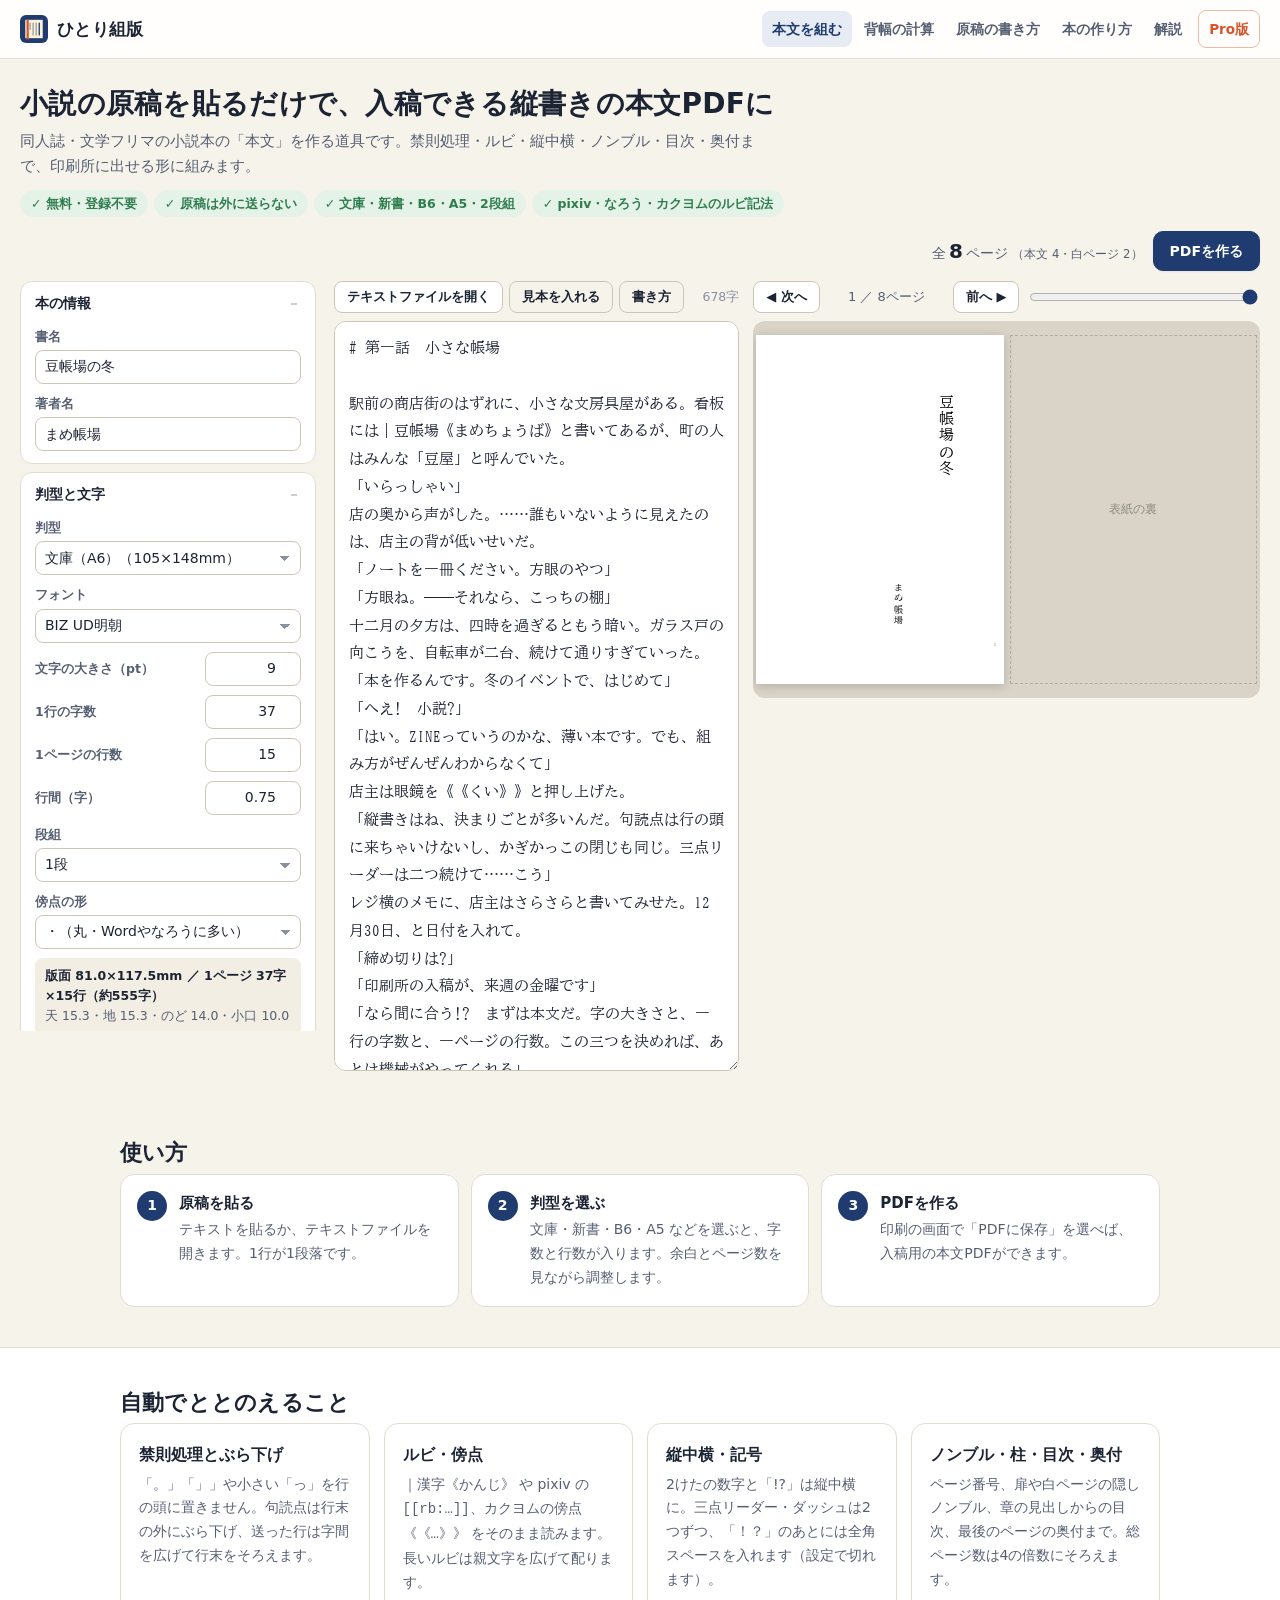
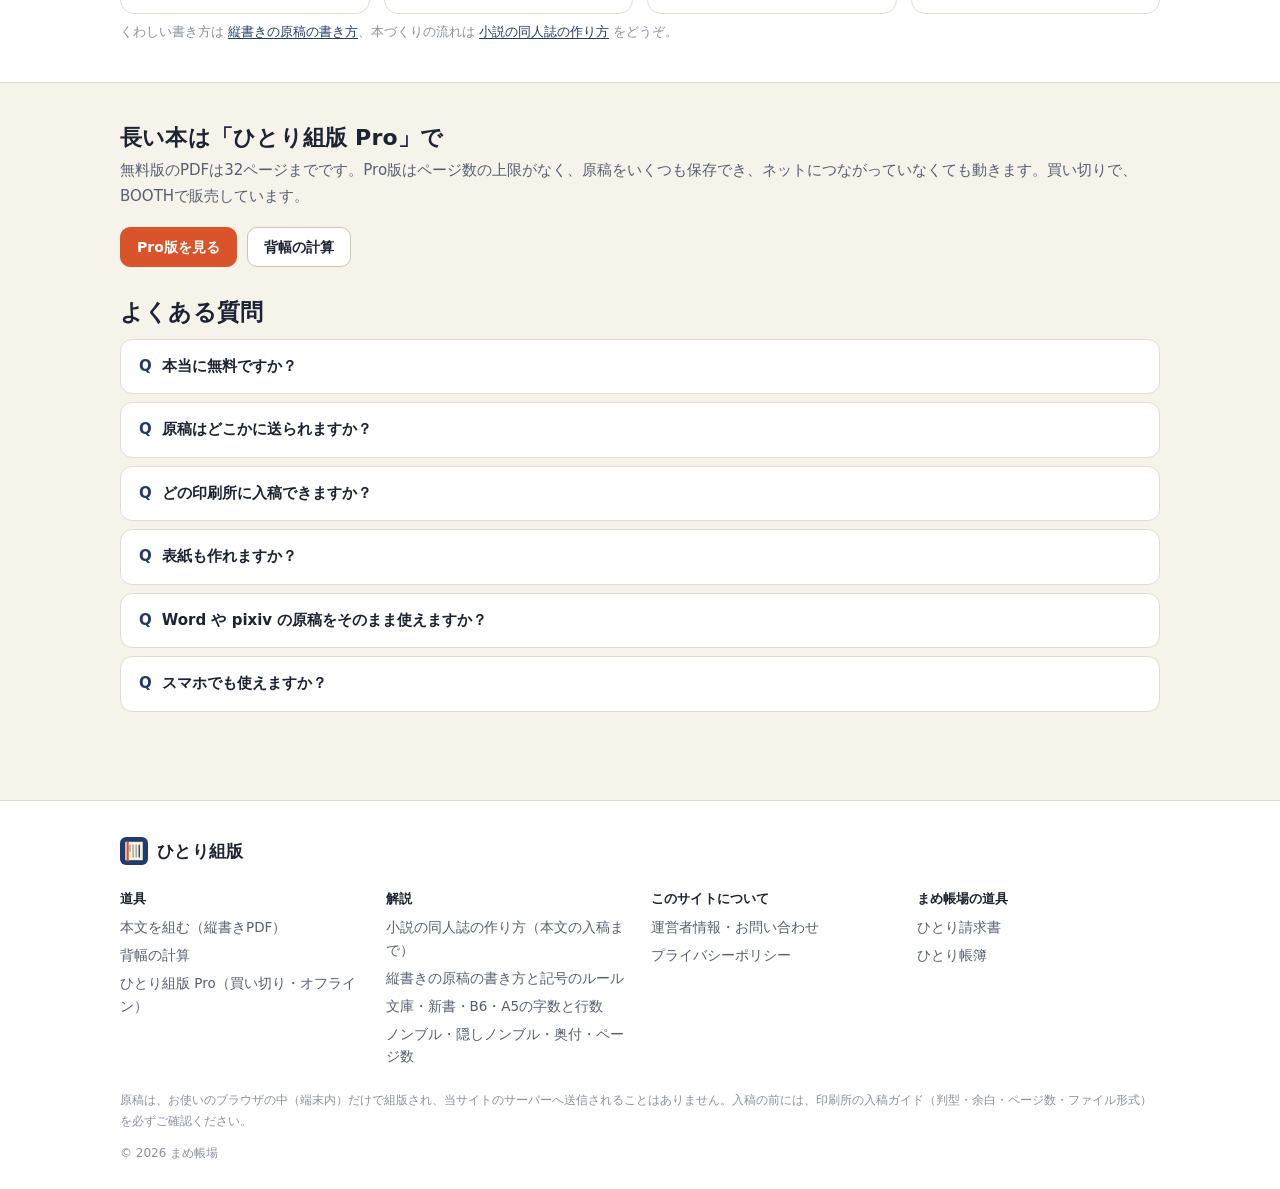
<file: index.html>
<!doctype html>
<html lang="ja" data-base="./">
<head>
<meta charset="utf-8">
<meta name="viewport" content="width=device-width, initial-scale=1, viewport-fit=cover">
<title>ひとり組版｜小説の原稿を貼るだけで、縦書きの本文PDFに（同人誌・文学フリマ・無料）</title>
<meta name="description" content="同人誌や文学フリマの小説本の「本文」を作る無料のWebツール。原稿を貼るだけで、禁則処理・ルビ・縦中横・三点リーダー・ノンブル・目次・奥付までそろった縦書きのPDFになります。文庫・新書・B6・A5、2段組にも対応。原稿は端末の外に送りません。">
<link rel="canonical" href="https://popopo-bug.github.io/hitori-kumihan/">
<meta property="og:type" content="website">
<meta property="og:site_name" content="ひとり組版">
<meta property="og:title" content="ひとり組版 — 小説の原稿を貼るだけで、入稿できる縦書きPDFに">
<meta property="og:description" content="同人誌や文学フリマの小説本の「本文」を作る無料のWebツール。原稿を貼るだけで、禁則処理・ルビ・縦中横・三点リーダー・ノンブル・目次・奥付までそろった縦書きのPDFになります。文庫・新書・B6・A5、2段組にも対応。原稿は端末の外に送りません。">
<meta property="og:url" content="https://popopo-bug.github.io/hitori-kumihan/">
<meta property="og:image" content="https://popopo-bug.github.io/hitori-kumihan/og/default.png">
<meta property="og:locale" content="ja_JP">
<meta name="twitter:card" content="summary_large_image">
<meta name="theme-color" content="#1f3b6f">
<meta name="format-detection" content="telephone=no">
<link rel="icon" href="./favicon.svg" type="image/svg+xml">
<link rel="icon" href="./icons/icon-48.png" sizes="48x48" type="image/png">
<link rel="apple-touch-icon" href="./icons/apple-touch-icon.png">
<link rel="manifest" href="./manifest.webmanifest">
<link rel="preconnect" href="https://fonts.googleapis.com">
<link rel="preconnect" href="https://fonts.gstatic.com" crossorigin>
<link rel="stylesheet" href="./assets/style.css?v=259d1262fe">

<script type="application/ld+json">{"@context":"https://schema.org","@graph":[{"@type":"WebSite","name":"ひとり組版","url":"https://popopo-bug.github.io/hitori-kumihan/","inLanguage":"ja"},{"@type":"WebApplication","name":"ひとり組版","url":"https://popopo-bug.github.io/hitori-kumihan/","applicationCategory":"DesignApplication","operatingSystem":"Web","inLanguage":"ja","offers":{"@type":"Offer","price":"0","priceCurrency":"JPY"},"description":"同人誌や文学フリマの小説本の「本文」を作る無料のWebツール。原稿を貼るだけで、禁則処理・ルビ・縦中横・三点リーダー・ノンブル・目次・奥付までそろった縦書きのPDFになります。文庫・新書・B6・A5、2段組にも対応。原稿は端末の外に送りません。"},{"@type":"FAQPage","mainEntity":[{"@type":"Question","name":"本当に無料ですか？","acceptedAnswer":{"@type":"Answer","text":"はい。組版とプレビューはすべて無料で使えます。PDFは32ページまで無料で作れます。それより長い本は、買い切りの「ひとり組版 Pro」をご利用ください。"}},{"@type":"Question","name":"原稿はどこかに送られますか？","acceptedAnswer":{"@type":"Answer","text":"送られません。組版はお使いのブラウザの中だけで行い、原稿は端末の中（ブラウザの保存領域）にだけ保存します。"}},{"@type":"Question","name":"どの印刷所に入稿できますか？","acceptedAnswer":{"@type":"Answer","text":"多くの同人誌印刷所は、フォントを埋め込んだPDFでの本文入稿を受け付けています。ひとり組版のPDFはフォントが埋め込まれ、ページの大きさは判型どおり（塗り足し3mmも付けられます）です。印刷所ごとに、余白・ノンブル・ページ数・ファイルの分け方などの決まりがあるので、入稿の前に必ず各印刷所の入稿ガイドを確かめてください。"}},{"@type":"Question","name":"表紙も作れますか？","acceptedAnswer":{"@type":"Answer","text":"表紙は作れません。本文（中身のページ）を作る道具です。表紙の背の幅は「背幅の計算」で目安を出せます。"}},{"@type":"Question","name":"Word や pixiv の原稿をそのまま使えますか？","acceptedAnswer":{"@type":"Answer","text":"テキストにして貼りつけてください。Word は「名前を付けて保存」でテキスト形式にできます。pixiv・小説家になろう・カクヨム・青空文庫のルビや改ページの書き方は、そのまま読み取ります。"}},{"@type":"Question","name":"スマホでも使えますか？","acceptedAnswer":{"@type":"Answer","text":"使えます（原稿・設定・プレビューをタブで切り替えます）。ただしPDFを作るのはパソコンの Chrome か Edge がおすすめです。Safari は用紙の大きさを守らないことがあります。"}}]}]}</script>
</head>
<body data-page="home">
<a class="skip" href="#main">本文へスキップ</a>
<header class="site-header">
  <div class="wrap wrap-wide hd">
    <a class="brand" href="./"><img src="./favicon.svg" alt="" width="28" height="28"><span>ひとり組版</span></a>
    <button type="button" class="btn btn-ghost btn-sm nav-toggle" aria-expanded="false" aria-controls="site-nav">メニュー</button>
    <nav id="site-nav" class="nav" aria-label="メインメニュー">
      <a href="./" aria-current="page">本文を組む</a>
      <a href="./tools/sehaba/">背幅の計算</a>
      <a href="./guide/kakikata/">原稿の書き方</a>
      <a href="./guide/doujin/">本の作り方</a>
      <a href="./guide/">解説</a>
      <a class="nav-pro" href="./pro/">Pro版</a>
    </nav>
  </div>
</header>
<main id="main">
<section class="hero-mini wrap wrap-wide">
  <h1>小説の原稿を貼るだけで、入稿できる縦書きの本文PDFに</h1>
  <p class="lead">同人誌・文学フリマの小説本の「本文」を作る道具です。禁則処理・ルビ・縦中横・ノンブル・目次・奥付まで、印刷所に出せる形に組みます。</p>
  <ul class="pills"><li>無料・登録不要</li><li>原稿は外に送らない</li><li>文庫・新書・B6・A5・2段組</li><li>pixiv・なろう・カクヨムのルビ記法</li></ul>
</section>

<section class="wrap wrap-wide">
  <div data-app="kumihan"><noscript><p>JavaScript を有効にしてください。</p></noscript><p style="padding:40px;text-align:center;color:var(--text-3)">読み込み中…</p></div>
</section>

<section class="section">
  <div class="wrap">
    <h2 class="sec-h">使い方</h2>
    <ol class="steps">
      <li><b>原稿を貼る</b>テキストを貼るか、テキストファイルを開きます。1行が1段落です。</li>
      <li><b>判型を選ぶ</b>文庫・新書・B6・A5 などを選ぶと、字数と行数が入ります。余白とページ数を見ながら調整します。</li>
      <li><b>PDFを作る</b>印刷の画面で「PDFに保存」を選べば、入稿用の本文PDFができます。</li>
    </ol>
  </div>
</section>

<section class="section section-alt">
  <div class="wrap">
    <h2 class="sec-h">自動でととのえること</h2>
    <div class="feature-grid">
      <div class="feature"><b>禁則処理とぶら下げ</b><p>「。」「」」や小さい「っ」を行の頭に置きません。句読点は行末の外にぶら下げ、送った行は字間を広げて行末をそろえます。</p></div>
      <div class="feature"><b>ルビ・傍点</b><p><code>｜漢字《かんじ》</code> や pixiv の <code>[[rb:…]]</code>、カクヨムの傍点 <code>《《…》》</code> をそのまま読みます。長いルビは親文字を広げて配ります。</p></div>
      <div class="feature"><b>縦中横・記号</b><p>2けたの数字と「!?」は縦中横に。三点リーダー・ダッシュは2つずつ、「！？」のあとには全角スペースを入れます（設定で切れます）。</p></div>
      <div class="feature"><b>ノンブル・柱・目次・奥付</b><p>ページ番号、扉や白ページの隠しノンブル、章の見出しからの目次、最後のページの奥付まで。総ページ数は4の倍数にそろえます。</p></div>
    </div>
    <p class="hint">くわしい書き方は <a href="./guide/kakikata/">縦書きの原稿の書き方</a>、本づくりの流れは <a href="./guide/doujin/">小説の同人誌の作り方</a> をどうぞ。</p>
  </div>
</section>

<section class="section">
  <div class="wrap">
    <h2 class="sec-h">長い本は「ひとり組版 Pro」で</h2>
    <p class="sec-lead">無料版のPDFは32ページまでです。Pro版はページ数の上限がなく、原稿をいくつも保存でき、ネットにつながっていなくても動きます。買い切りで、BOOTHで販売しています。</p>
    <div class="cta-row"><a class="btn btn-accent" href="./pro/">Pro版を見る</a> <a class="btn" href="./tools/sehaba/">背幅の計算</a></div>
    <section class="faq"><h2 id="faq">よくある質問</h2><details><summary>本当に無料ですか？</summary><div class="a"><p>はい。組版とプレビューはすべて無料で使えます。PDFは32ページまで無料で作れます。それより長い本は、買い切りの「ひとり組版 Pro」をご利用ください。</p></div></details><details><summary>原稿はどこかに送られますか？</summary><div class="a"><p>送られません。組版はお使いのブラウザの中だけで行い、原稿は端末の中（ブラウザの保存領域）にだけ保存します。</p></div></details><details><summary>どの印刷所に入稿できますか？</summary><div class="a"><p>多くの同人誌印刷所は、フォントを埋め込んだPDFでの本文入稿を受け付けています。ひとり組版のPDFはフォントが埋め込まれ、ページの大きさは判型どおり（塗り足し3mmも付けられます）です。印刷所ごとに、余白・ノンブル・ページ数・ファイルの分け方などの決まりがあるので、入稿の前に必ず各印刷所の入稿ガイドを確かめてください。</p></div></details><details><summary>表紙も作れますか？</summary><div class="a"><p>表紙は作れません。本文（中身のページ）を作る道具です。表紙の背の幅は「背幅の計算」で目安を出せます。</p></div></details><details><summary>Word や pixiv の原稿をそのまま使えますか？</summary><div class="a"><p>テキストにして貼りつけてください。Word は「名前を付けて保存」でテキスト形式にできます。pixiv・小説家になろう・カクヨム・青空文庫のルビや改ページの書き方は、そのまま読み取ります。</p></div></details><details><summary>スマホでも使えますか？</summary><div class="a"><p>使えます（原稿・設定・プレビューをタブで切り替えます）。ただしPDFを作るのはパソコンの Chrome か Edge がおすすめです。Safari は用紙の大きさを守らないことがあります。</p></div></details></section>
  </div>
</section>

</main>
<footer class="site-footer">
  <div class="wrap">
    <a class="brand" href="./"><img src="./favicon.svg" alt="" width="24" height="24"><span>ひとり組版</span></a>
    <div class="ft-cols">
      <div><h4>道具</h4><ul>
        <li><a href="./">本文を組む（縦書きPDF）</a></li>
        <li><a href="./tools/sehaba/">背幅の計算</a></li>
        <li><a href="./pro/">ひとり組版 Pro（買い切り・オフライン）</a></li>
      </ul></div>
      <div><h4>解説</h4><ul>
        <li><a href="./guide/doujin/">小説の同人誌の作り方（本文の入稿まで）</a></li>
        <li><a href="./guide/kakikata/">縦書きの原稿の書き方と記号のルール</a></li>
        <li><a href="./guide/hangata/">文庫・新書・B6・A5の字数と行数</a></li>
        <li><a href="./guide/nombre/">ノンブル・隠しノンブル・奥付・ページ数</a></li>
      </ul></div>
      <div><h4>このサイトについて</h4><ul>
        <li><a href="./about/">運営者情報・お問い合わせ</a></li>
        <li><a href="./privacy/">プライバシーポリシー</a></li>
      </ul></div>
      <div><h4>まめ帳場の道具</h4><ul>
        <li><a href="https://popopo-bug.github.io/hitori-seikyu/">ひとり請求書</a></li><li><a href="https://popopo-bug.github.io/hitori-chobo/">ひとり帳簿</a></li>
      </ul></div>
    </div>
    <p class="ft-note">原稿は、お使いのブラウザの中（端末内）だけで組版され、当サイトのサーバーへ送信されることはありません。入稿の前には、印刷所の入稿ガイド（判型・余白・ページ数・ファイル形式）を必ずご確認ください。</p>
    <p class="ft-copy">© 2026 まめ帳場</p>
  </div>
</footer>
<script>window.HK_CONFIG = {"siteName":"ひとり組版","proUrl":"https://booth.pm/ja/items/9053393","trialUrl":"https://booth.pm/ja/items/9053410","proPrice":"1,480円（発売記念 980円）","freeLimit":32,"adsenseClient":"","adsenseSlots":{"content":"","footer":""},"affiliates":{},"contactUrl":"","siteUrl":"https://popopo-bug.github.io/hitori-kumihan/"};</script>
<script src="./assets/app.js?v=259d1262fe" defer></script>
</body>
</html>
</file>
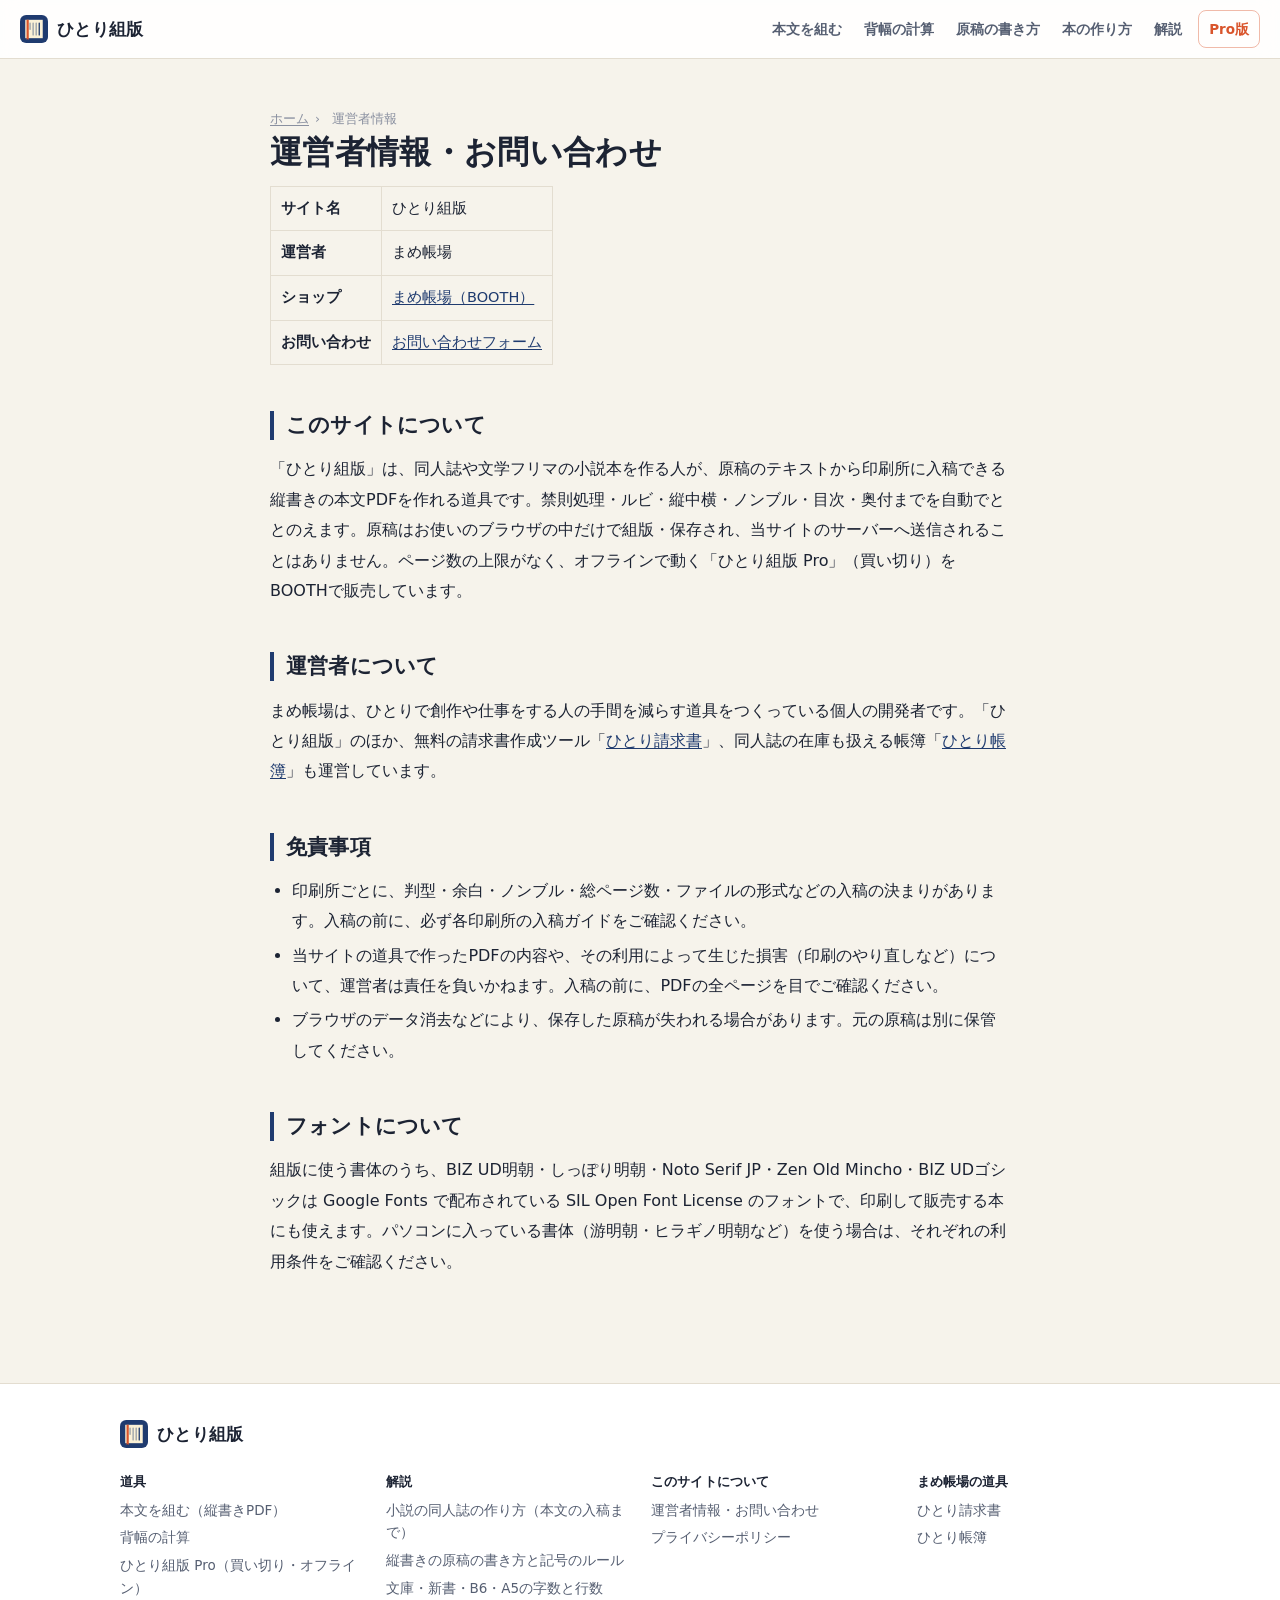
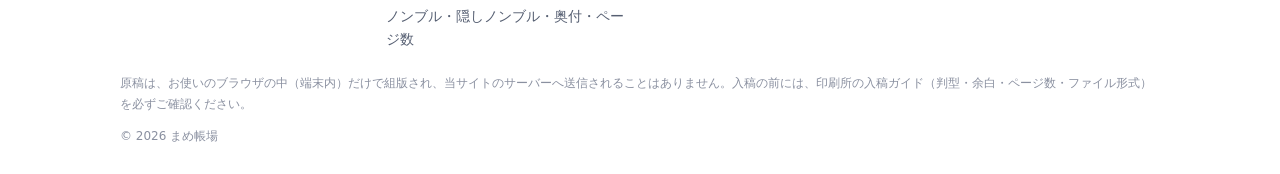
<file: about/index.html>
<!doctype html>
<html lang="ja" data-base="../">
<head>
<meta charset="utf-8">
<meta name="viewport" content="width=device-width, initial-scale=1, viewport-fit=cover">
<title>運営者情報・お問い合わせ｜ひとり組版</title>
<meta name="description" content="小説の本文を縦書きPDFに組む道具「ひとり組版」の運営者情報、お問い合わせ先、免責事項について。">
<link rel="canonical" href="https://popopo-bug.github.io/hitori-kumihan/about/">
<meta property="og:type" content="website">
<meta property="og:site_name" content="ひとり組版">
<meta property="og:title" content="運営者情報・お問い合わせ｜ひとり組版">
<meta property="og:description" content="小説の本文を縦書きPDFに組む道具「ひとり組版」の運営者情報、お問い合わせ先、免責事項について。">
<meta property="og:url" content="https://popopo-bug.github.io/hitori-kumihan/about/">
<meta property="og:image" content="https://popopo-bug.github.io/hitori-kumihan/og/default.png">
<meta property="og:locale" content="ja_JP">
<meta name="twitter:card" content="summary_large_image">
<meta name="theme-color" content="#1f3b6f">
<meta name="format-detection" content="telephone=no">
<link rel="icon" href="../favicon.svg" type="image/svg+xml">
<link rel="icon" href="../icons/icon-48.png" sizes="48x48" type="image/png">
<link rel="apple-touch-icon" href="../icons/apple-touch-icon.png">
<link rel="manifest" href="../manifest.webmanifest">
<link rel="preconnect" href="https://fonts.googleapis.com">
<link rel="preconnect" href="https://fonts.gstatic.com" crossorigin>
<link rel="stylesheet" href="../assets/style.css?v=259d1262fe">

<script type="application/ld+json">{"@context":"https://schema.org","@graph":[{"@type":"BreadcrumbList","itemListElement":[{"@type":"ListItem","position":1,"name":"ホーム","item":"https://popopo-bug.github.io/hitori-kumihan/"},{"@type":"ListItem","position":2,"name":"運営者情報","item":"https://popopo-bug.github.io/hitori-kumihan/about/"}]}]}</script>
</head>
<body data-page="about">
<a class="skip" href="#main">本文へスキップ</a>
<header class="site-header">
  <div class="wrap wrap-wide hd">
    <a class="brand" href="../"><img src="../favicon.svg" alt="" width="28" height="28"><span>ひとり組版</span></a>
    <button type="button" class="btn btn-ghost btn-sm nav-toggle" aria-expanded="false" aria-controls="site-nav">メニュー</button>
    <nav id="site-nav" class="nav" aria-label="メインメニュー">
      <a href="../">本文を組む</a>
      <a href="../tools/sehaba/">背幅の計算</a>
      <a href="../guide/kakikata/">原稿の書き方</a>
      <a href="../guide/doujin/">本の作り方</a>
      <a href="../guide/">解説</a>
      <a class="nav-pro" href="../pro/">Pro版</a>
    </nav>
  </div>
</header>
<main id="main">
<article class="wrap wrap-narrow prose">
  <nav class="crumbs" aria-label="パンくずリスト"><a href="../">ホーム</a><span>›</span><span aria-current="page">運営者情報</span></nav>
  <h1>運営者情報・お問い合わせ</h1>
  <table>
    <tbody>
      <tr><th>サイト名</th><td>ひとり組版</td></tr>
      <tr><th>運営者</th><td>まめ帳場</td></tr>
      <tr><th>ショップ</th><td><a href="https://temaherashi-lab.booth.pm/" target="_blank" rel="noopener">まめ帳場（BOOTH）</a></td></tr>
      <tr><th>お問い合わせ</th><td><a href="https://github.com/popopo-bug/hitori-kumihan/issues" target="_blank" rel="noopener">お問い合わせフォーム</a></td></tr>
    </tbody>
  </table>
  <h2>このサイトについて</h2>
  <p>「ひとり組版」は、同人誌や文学フリマの小説本を作る人が、原稿のテキストから印刷所に入稿できる縦書きの本文PDFを作れる道具です。禁則処理・ルビ・縦中横・ノンブル・目次・奥付までを自動でととのえます。原稿はお使いのブラウザの中だけで組版・保存され、当サイトのサーバーへ送信されることはありません。ページ数の上限がなく、オフラインで動く「ひとり組版 Pro」（買い切り）をBOOTHで販売しています。</p>
  <h2>運営者について</h2>
  <p>まめ帳場は、ひとりで創作や仕事をする人の手間を減らす道具をつくっている個人の開発者です。「ひとり組版」のほか、無料の請求書作成ツール「<a href="https://popopo-bug.github.io/hitori-seikyu/">ひとり請求書</a>」、同人誌の在庫も扱える帳簿「<a href="https://popopo-bug.github.io/hitori-chobo/">ひとり帳簿</a>」も運営しています。</p>
  <h2>免責事項</h2>
  <ul>
    <li>印刷所ごとに、判型・余白・ノンブル・総ページ数・ファイルの形式などの入稿の決まりがあります。入稿の前に、必ず各印刷所の入稿ガイドをご確認ください。</li>
    <li>当サイトの道具で作ったPDFの内容や、その利用によって生じた損害（印刷のやり直しなど）について、運営者は責任を負いかねます。入稿の前に、PDFの全ページを目でご確認ください。</li>
    <li>ブラウザのデータ消去などにより、保存した原稿が失われる場合があります。元の原稿は別に保管してください。</li>
  </ul>
  <h2>フォントについて</h2>
  <p>組版に使う書体のうち、BIZ UD明朝・しっぽり明朝・Noto Serif JP・Zen Old Mincho・BIZ UDゴシックは Google Fonts で配布されている SIL Open Font License のフォントで、印刷して販売する本にも使えます。パソコンに入っている書体（游明朝・ヒラギノ明朝など）を使う場合は、それぞれの利用条件をご確認ください。</p>
</article>

</main>
<footer class="site-footer">
  <div class="wrap">
    <a class="brand" href="../"><img src="../favicon.svg" alt="" width="24" height="24"><span>ひとり組版</span></a>
    <div class="ft-cols">
      <div><h4>道具</h4><ul>
        <li><a href="../">本文を組む（縦書きPDF）</a></li>
        <li><a href="../tools/sehaba/">背幅の計算</a></li>
        <li><a href="../pro/">ひとり組版 Pro（買い切り・オフライン）</a></li>
      </ul></div>
      <div><h4>解説</h4><ul>
        <li><a href="../guide/doujin/">小説の同人誌の作り方（本文の入稿まで）</a></li>
        <li><a href="../guide/kakikata/">縦書きの原稿の書き方と記号のルール</a></li>
        <li><a href="../guide/hangata/">文庫・新書・B6・A5の字数と行数</a></li>
        <li><a href="../guide/nombre/">ノンブル・隠しノンブル・奥付・ページ数</a></li>
      </ul></div>
      <div><h4>このサイトについて</h4><ul>
        <li><a href="../about/">運営者情報・お問い合わせ</a></li>
        <li><a href="../privacy/">プライバシーポリシー</a></li>
      </ul></div>
      <div><h4>まめ帳場の道具</h4><ul>
        <li><a href="https://popopo-bug.github.io/hitori-seikyu/">ひとり請求書</a></li><li><a href="https://popopo-bug.github.io/hitori-chobo/">ひとり帳簿</a></li>
      </ul></div>
    </div>
    <p class="ft-note">原稿は、お使いのブラウザの中（端末内）だけで組版され、当サイトのサーバーへ送信されることはありません。入稿の前には、印刷所の入稿ガイド（判型・余白・ページ数・ファイル形式）を必ずご確認ください。</p>
    <p class="ft-copy">© 2026 まめ帳場</p>
  </div>
</footer>
<script>window.HK_CONFIG = {"siteName":"ひとり組版","proUrl":"https://booth.pm/ja/items/9053393","trialUrl":"https://booth.pm/ja/items/9053410","proPrice":"1,480円（発売記念 980円）","freeLimit":32,"adsenseClient":"","adsenseSlots":{"content":"","footer":""},"affiliates":{},"contactUrl":"","siteUrl":"https://popopo-bug.github.io/hitori-kumihan/"};</script>
<script src="../assets/app.js?v=259d1262fe" defer></script>
</body>
</html>
</file>
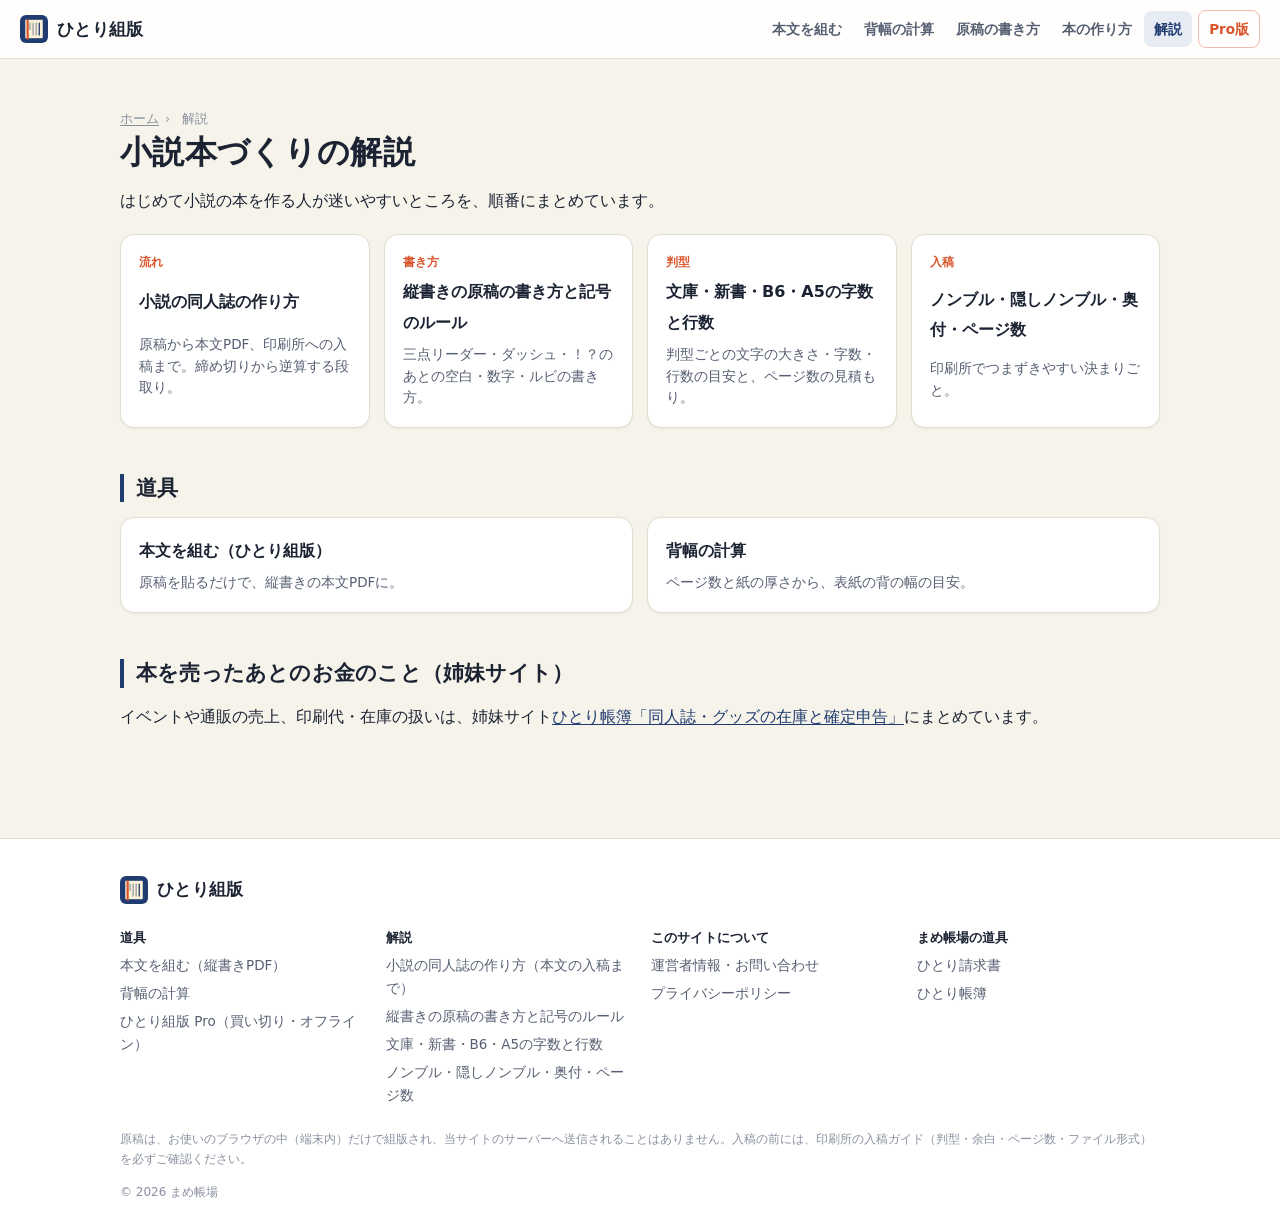
<file: guide/index.html>
<!doctype html>
<html lang="ja" data-base="../">
<head>
<meta charset="utf-8">
<meta name="viewport" content="width=device-width, initial-scale=1, viewport-fit=cover">
<title>小説本づくりの解説｜同人誌の作り方・縦書きのルール・判型と字数・ノンブル｜ひとり組版</title>
<meta name="description" content="同人誌・文学フリマの小説本を作る人向けに、本文の入稿までの流れ、縦書きの原稿の書き方と記号のルール、文庫・新書・B6・A5の字数と行数、ノンブル・奥付・ページ数の決まりをまとめています。">
<link rel="canonical" href="https://popopo-bug.github.io/hitori-kumihan/guide/">
<meta property="og:type" content="website">
<meta property="og:site_name" content="ひとり組版">
<meta property="og:title" content="小説本づくりの解説｜同人誌の作り方・縦書きのルール・判型と字数・ノンブル｜ひとり組版">
<meta property="og:description" content="同人誌・文学フリマの小説本を作る人向けに、本文の入稿までの流れ、縦書きの原稿の書き方と記号のルール、文庫・新書・B6・A5の字数と行数、ノンブル・奥付・ページ数の決まりをまとめています。">
<meta property="og:url" content="https://popopo-bug.github.io/hitori-kumihan/guide/">
<meta property="og:image" content="https://popopo-bug.github.io/hitori-kumihan/og/default.png">
<meta property="og:locale" content="ja_JP">
<meta name="twitter:card" content="summary_large_image">
<meta name="theme-color" content="#1f3b6f">
<meta name="format-detection" content="telephone=no">
<link rel="icon" href="../favicon.svg" type="image/svg+xml">
<link rel="icon" href="../icons/icon-48.png" sizes="48x48" type="image/png">
<link rel="apple-touch-icon" href="../icons/apple-touch-icon.png">
<link rel="manifest" href="../manifest.webmanifest">
<link rel="preconnect" href="https://fonts.googleapis.com">
<link rel="preconnect" href="https://fonts.gstatic.com" crossorigin>
<link rel="stylesheet" href="../assets/style.css?v=259d1262fe">

<script type="application/ld+json">{"@context":"https://schema.org","@graph":[{"@type":"BreadcrumbList","itemListElement":[{"@type":"ListItem","position":1,"name":"ホーム","item":"https://popopo-bug.github.io/hitori-kumihan/"},{"@type":"ListItem","position":2,"name":"解説","item":"https://popopo-bug.github.io/hitori-kumihan/guide/"}]}]}</script>
</head>
<body data-page="guide">
<a class="skip" href="#main">本文へスキップ</a>
<header class="site-header">
  <div class="wrap wrap-wide hd">
    <a class="brand" href="../"><img src="../favicon.svg" alt="" width="28" height="28"><span>ひとり組版</span></a>
    <button type="button" class="btn btn-ghost btn-sm nav-toggle" aria-expanded="false" aria-controls="site-nav">メニュー</button>
    <nav id="site-nav" class="nav" aria-label="メインメニュー">
      <a href="../">本文を組む</a>
      <a href="../tools/sehaba/">背幅の計算</a>
      <a href="../guide/kakikata/">原稿の書き方</a>
      <a href="../guide/doujin/">本の作り方</a>
      <a href="../guide/" aria-current="page">解説</a>
      <a class="nav-pro" href="../pro/">Pro版</a>
    </nav>
  </div>
</header>
<main id="main">
<article class="wrap prose" style="max-width:1080px">
  <nav class="crumbs" aria-label="パンくずリスト"><a href="../">ホーム</a><span>›</span><span aria-current="page">解説</span></nav>
  <h1>小説本づくりの解説</h1>
  <p>はじめて小説の本を作る人が迷いやすいところを、順番にまとめています。</p>
  <div class="cards-3">
    <a class="link-card" href="../guide/doujin/"><span class="tag">流れ</span><b>小説の同人誌の作り方</b><span>原稿から本文PDF、印刷所への入稿まで。締め切りから逆算する段取り。</span></a>
    <a class="link-card" href="../guide/kakikata/"><span class="tag">書き方</span><b>縦書きの原稿の書き方と記号のルール</b><span>三点リーダー・ダッシュ・！？のあとの空白・数字・ルビの書き方。</span></a>
    <a class="link-card" href="../guide/hangata/"><span class="tag">判型</span><b>文庫・新書・B6・A5の字数と行数</b><span>判型ごとの文字の大きさ・字数・行数の目安と、ページ数の見積もり。</span></a>
    <a class="link-card" href="../guide/nombre/"><span class="tag">入稿</span><b>ノンブル・隠しノンブル・奥付・ページ数</b><span>印刷所でつまずきやすい決まりごと。</span></a>
  </div>
  <h2>道具</h2>
  <div class="cards-3">
    <a class="link-card" href="../"><b>本文を組む（ひとり組版）</b><span>原稿を貼るだけで、縦書きの本文PDFに。</span></a>
    <a class="link-card" href="../tools/sehaba/"><b>背幅の計算</b><span>ページ数と紙の厚さから、表紙の背の幅の目安。</span></a>
  </div>
  <h2>本を売ったあとのお金のこと（姉妹サイト）</h2>
  <p>イベントや通販の売上、印刷代・在庫の扱いは、姉妹サイト<a href="https://popopo-bug.github.io/hitori-chobo/guide/doujin/">ひとり帳簿「同人誌・グッズの在庫と確定申告」</a>にまとめています。</p>
</article>

</main>
<footer class="site-footer">
  <div class="wrap">
    <a class="brand" href="../"><img src="../favicon.svg" alt="" width="24" height="24"><span>ひとり組版</span></a>
    <div class="ft-cols">
      <div><h4>道具</h4><ul>
        <li><a href="../">本文を組む（縦書きPDF）</a></li>
        <li><a href="../tools/sehaba/">背幅の計算</a></li>
        <li><a href="../pro/">ひとり組版 Pro（買い切り・オフライン）</a></li>
      </ul></div>
      <div><h4>解説</h4><ul>
        <li><a href="../guide/doujin/">小説の同人誌の作り方（本文の入稿まで）</a></li>
        <li><a href="../guide/kakikata/">縦書きの原稿の書き方と記号のルール</a></li>
        <li><a href="../guide/hangata/">文庫・新書・B6・A5の字数と行数</a></li>
        <li><a href="../guide/nombre/">ノンブル・隠しノンブル・奥付・ページ数</a></li>
      </ul></div>
      <div><h4>このサイトについて</h4><ul>
        <li><a href="../about/">運営者情報・お問い合わせ</a></li>
        <li><a href="../privacy/">プライバシーポリシー</a></li>
      </ul></div>
      <div><h4>まめ帳場の道具</h4><ul>
        <li><a href="https://popopo-bug.github.io/hitori-seikyu/">ひとり請求書</a></li><li><a href="https://popopo-bug.github.io/hitori-chobo/">ひとり帳簿</a></li>
      </ul></div>
    </div>
    <p class="ft-note">原稿は、お使いのブラウザの中（端末内）だけで組版され、当サイトのサーバーへ送信されることはありません。入稿の前には、印刷所の入稿ガイド（判型・余白・ページ数・ファイル形式）を必ずご確認ください。</p>
    <p class="ft-copy">© 2026 まめ帳場</p>
  </div>
</footer>
<script>window.HK_CONFIG = {"siteName":"ひとり組版","proUrl":"https://booth.pm/ja/items/9053393","trialUrl":"https://booth.pm/ja/items/9053410","proPrice":"1,480円（発売記念 980円）","freeLimit":32,"adsenseClient":"","adsenseSlots":{"content":"","footer":""},"affiliates":{},"contactUrl":"","siteUrl":"https://popopo-bug.github.io/hitori-kumihan/"};</script>
<script src="../assets/app.js?v=259d1262fe" defer></script>
</body>
</html>
</file>
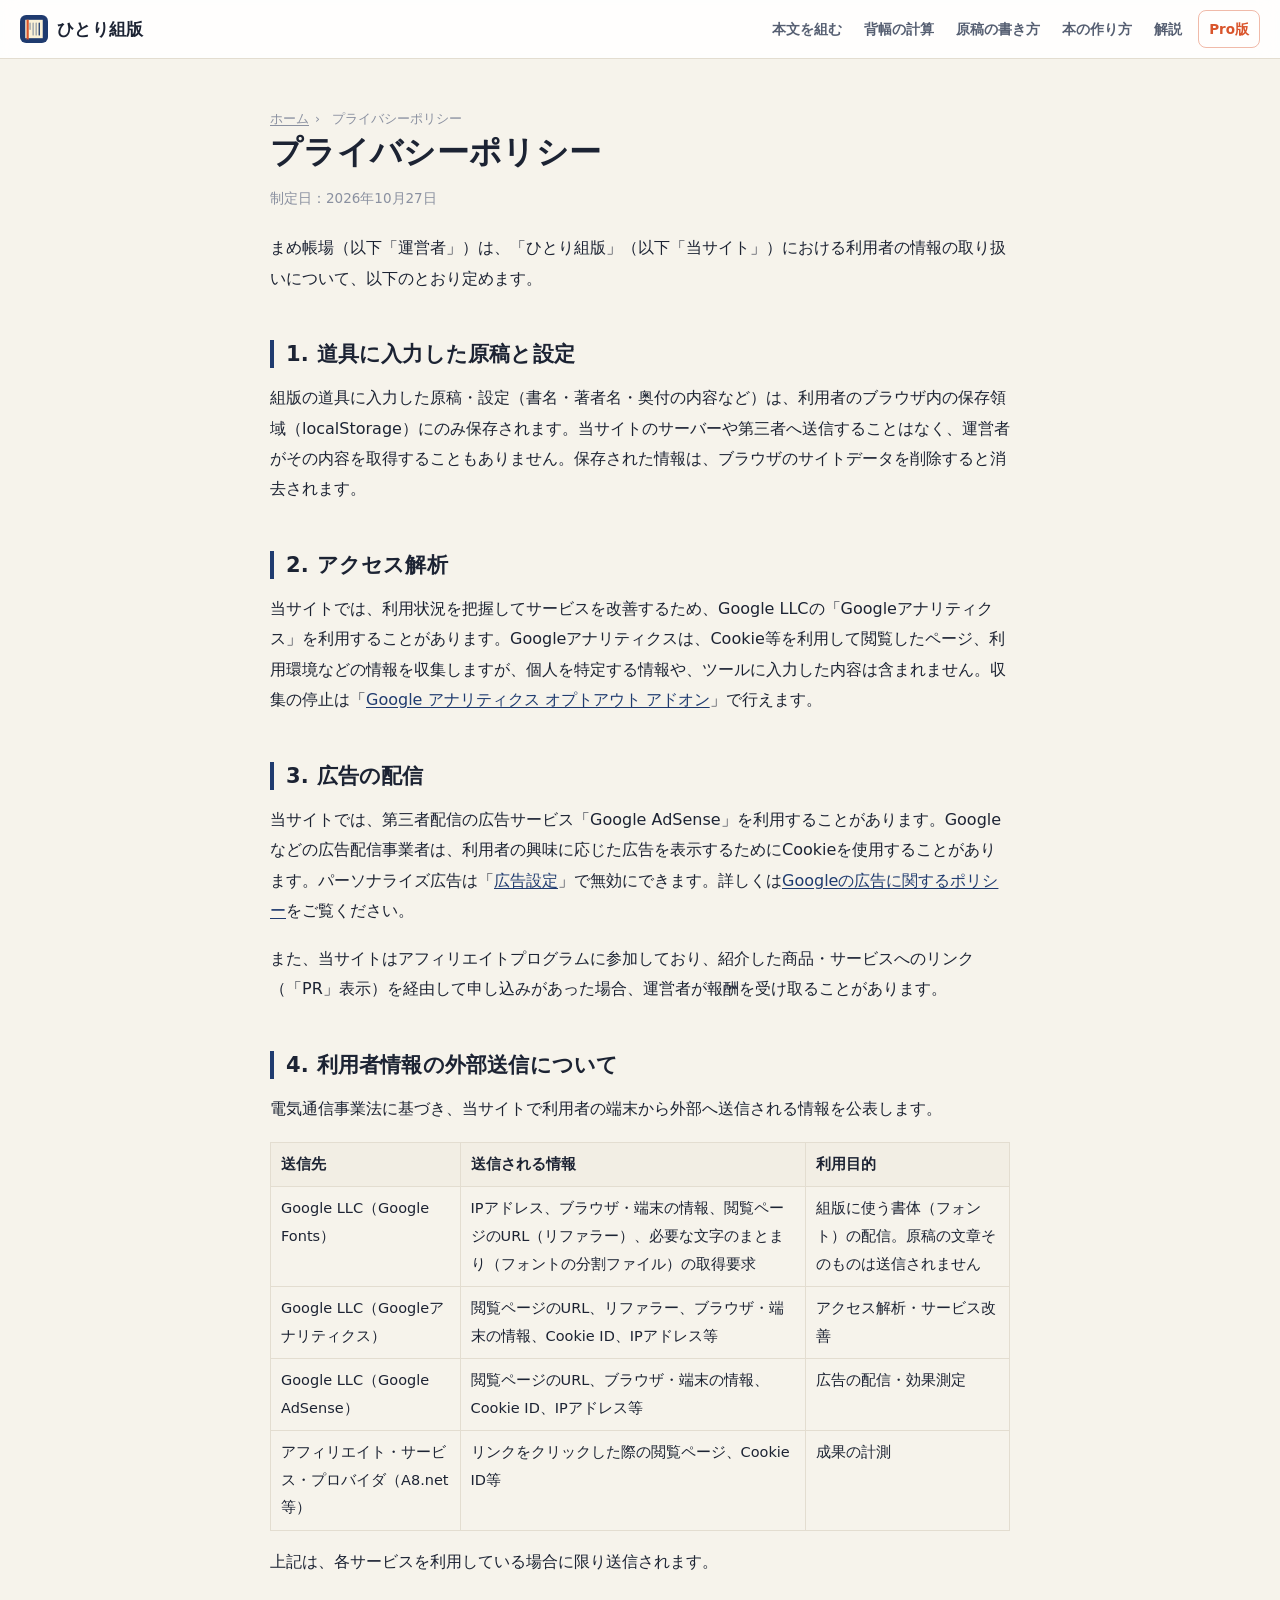
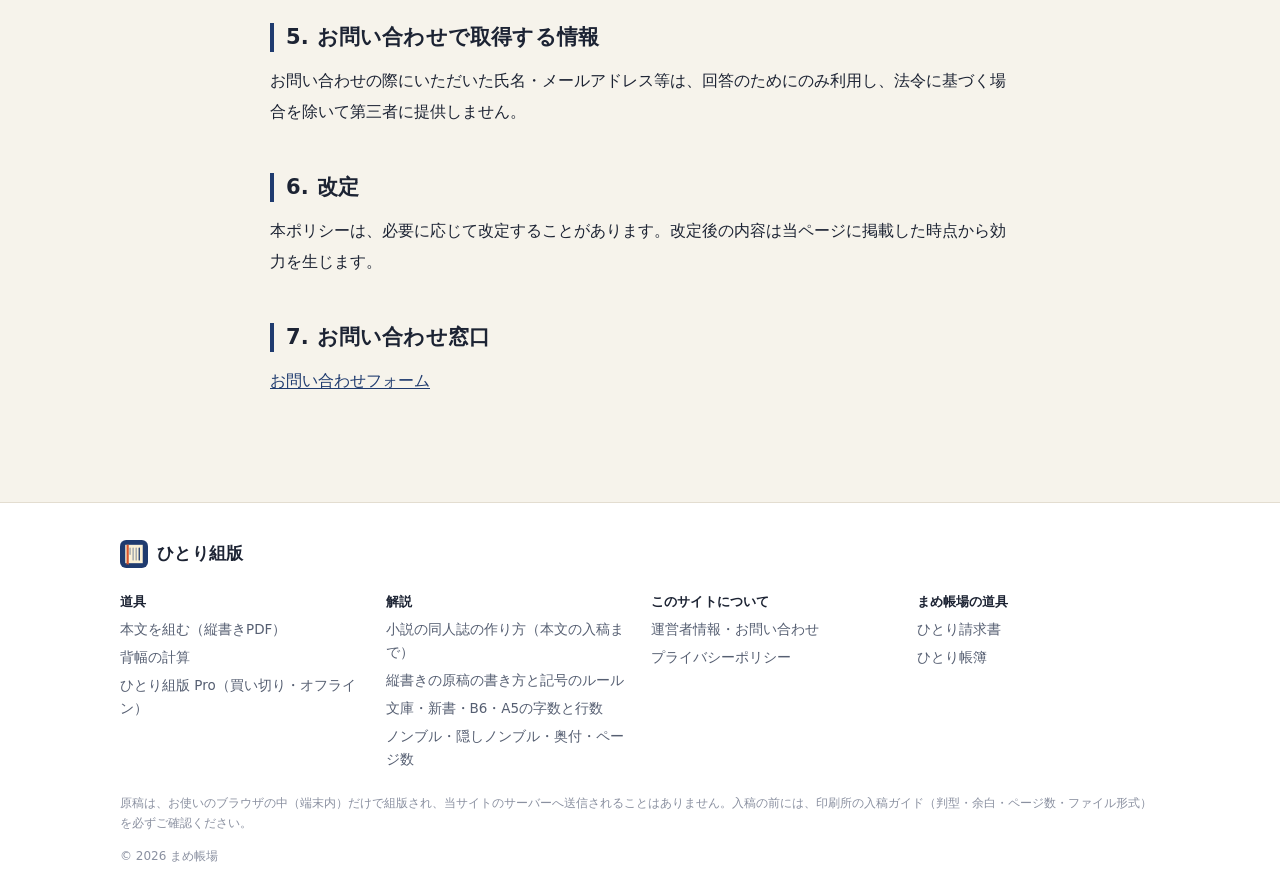
<file: privacy/index.html>
<!doctype html>
<html lang="ja" data-base="../">
<head>
<meta charset="utf-8">
<meta name="viewport" content="width=device-width, initial-scale=1, viewport-fit=cover">
<title>プライバシーポリシー｜ひとり組版</title>
<meta name="description" content="ひとり組版のプライバシーポリシー。入力データの取り扱い、アクセス解析・広告で利用するCookie、外部送信（電気通信事業法）について。">
<link rel="canonical" href="https://popopo-bug.github.io/hitori-kumihan/privacy/">
<meta property="og:type" content="website">
<meta property="og:site_name" content="ひとり組版">
<meta property="og:title" content="プライバシーポリシー｜ひとり組版">
<meta property="og:description" content="ひとり組版のプライバシーポリシー。入力データの取り扱い、アクセス解析・広告で利用するCookie、外部送信（電気通信事業法）について。">
<meta property="og:url" content="https://popopo-bug.github.io/hitori-kumihan/privacy/">
<meta property="og:image" content="https://popopo-bug.github.io/hitori-kumihan/og/default.png">
<meta property="og:locale" content="ja_JP">
<meta name="twitter:card" content="summary_large_image">
<meta name="theme-color" content="#1f3b6f">
<meta name="format-detection" content="telephone=no">
<link rel="icon" href="../favicon.svg" type="image/svg+xml">
<link rel="icon" href="../icons/icon-48.png" sizes="48x48" type="image/png">
<link rel="apple-touch-icon" href="../icons/apple-touch-icon.png">
<link rel="manifest" href="../manifest.webmanifest">
<link rel="preconnect" href="https://fonts.googleapis.com">
<link rel="preconnect" href="https://fonts.gstatic.com" crossorigin>
<link rel="stylesheet" href="../assets/style.css?v=259d1262fe">

<script type="application/ld+json">{"@context":"https://schema.org","@graph":[{"@type":"BreadcrumbList","itemListElement":[{"@type":"ListItem","position":1,"name":"ホーム","item":"https://popopo-bug.github.io/hitori-kumihan/"},{"@type":"ListItem","position":2,"name":"プライバシーポリシー","item":"https://popopo-bug.github.io/hitori-kumihan/privacy/"}]}]}</script>
</head>
<body data-page="privacy">
<a class="skip" href="#main">本文へスキップ</a>
<header class="site-header">
  <div class="wrap wrap-wide hd">
    <a class="brand" href="../"><img src="../favicon.svg" alt="" width="28" height="28"><span>ひとり組版</span></a>
    <button type="button" class="btn btn-ghost btn-sm nav-toggle" aria-expanded="false" aria-controls="site-nav">メニュー</button>
    <nav id="site-nav" class="nav" aria-label="メインメニュー">
      <a href="../">本文を組む</a>
      <a href="../tools/sehaba/">背幅の計算</a>
      <a href="../guide/kakikata/">原稿の書き方</a>
      <a href="../guide/doujin/">本の作り方</a>
      <a href="../guide/">解説</a>
      <a class="nav-pro" href="../pro/">Pro版</a>
    </nav>
  </div>
</header>
<main id="main">
<article class="wrap wrap-narrow prose">
  <nav class="crumbs" aria-label="パンくずリスト"><a href="../">ホーム</a><span>›</span><span aria-current="page">プライバシーポリシー</span></nav>
  <h1>プライバシーポリシー</h1>
  <p class="meta">制定日：2026年10月27日</p>
  <p>まめ帳場（以下「運営者」）は、「ひとり組版」（以下「当サイト」）における利用者の情報の取り扱いについて、以下のとおり定めます。</p>

  <h2>1. 道具に入力した原稿と設定</h2>
  <p>組版の道具に入力した原稿・設定（書名・著者名・奥付の内容など）は、利用者のブラウザ内の保存領域（localStorage）にのみ保存されます。当サイトのサーバーや第三者へ送信することはなく、運営者がその内容を取得することもありません。保存された情報は、ブラウザのサイトデータを削除すると消去されます。</p>

  <h2>2. アクセス解析</h2>
  <p>当サイトでは、利用状況を把握してサービスを改善するため、Google LLCの「Googleアナリティクス」を利用することがあります。Googleアナリティクスは、Cookie等を利用して閲覧したページ、利用環境などの情報を収集しますが、個人を特定する情報や、ツールに入力した内容は含まれません。収集の停止は「<a href="https://tools.google.com/dlpage/gaoptout?hl=ja" target="_blank" rel="noopener">Google アナリティクス オプトアウト アドオン</a>」で行えます。</p>

  <h2>3. 広告の配信</h2>
  <p>当サイトでは、第三者配信の広告サービス「Google AdSense」を利用することがあります。Googleなどの広告配信事業者は、利用者の興味に応じた広告を表示するためにCookieを使用することがあります。パーソナライズ広告は「<a href="https://adssettings.google.com/" target="_blank" rel="noopener">広告設定</a>」で無効にできます。詳しくは<a href="https://policies.google.com/technologies/ads?hl=ja" target="_blank" rel="noopener">Googleの広告に関するポリシー</a>をご覧ください。</p>
  <p>また、当サイトはアフィリエイトプログラムに参加しており、紹介した商品・サービスへのリンク（「PR」表示）を経由して申し込みがあった場合、運営者が報酬を受け取ることがあります。</p>

  <h2>4. 利用者情報の外部送信について</h2>
  <p>電気通信事業法に基づき、当サイトで利用者の端末から外部へ送信される情報を公表します。</p>
  <table>
    <thead><tr><th>送信先</th><th>送信される情報</th><th>利用目的</th></tr></thead>
    <tbody>
      <tr><td>Google LLC（Google Fonts）</td><td>IPアドレス、ブラウザ・端末の情報、閲覧ページのURL（リファラー）、必要な文字のまとまり（フォントの分割ファイル）の取得要求</td><td>組版に使う書体（フォント）の配信。原稿の文章そのものは送信されません</td></tr>
      <tr><td>Google LLC（Googleアナリティクス）</td><td>閲覧ページのURL、リファラー、ブラウザ・端末の情報、Cookie ID、IPアドレス等</td><td>アクセス解析・サービス改善</td></tr>
      <tr><td>Google LLC（Google AdSense）</td><td>閲覧ページのURL、ブラウザ・端末の情報、Cookie ID、IPアドレス等</td><td>広告の配信・効果測定</td></tr>
      <tr><td>アフィリエイト・サービス・プロバイダ（A8.net等）</td><td>リンクをクリックした際の閲覧ページ、Cookie ID等</td><td>成果の計測</td></tr>
    </tbody>
  </table>
  <p>上記は、各サービスを利用している場合に限り送信されます。</p>

  <h2>5. お問い合わせで取得する情報</h2>
  <p>お問い合わせの際にいただいた氏名・メールアドレス等は、回答のためにのみ利用し、法令に基づく場合を除いて第三者に提供しません。</p>

  <h2>6. 改定</h2>
  <p>本ポリシーは、必要に応じて改定することがあります。改定後の内容は当ページに掲載した時点から効力を生じます。</p>

  <h2>7. お問い合わせ窓口</h2>
  <p><a href="https://github.com/popopo-bug/hitori-kumihan/issues" target="_blank" rel="noopener">お問い合わせフォーム</a></p>
</article>

</main>
<footer class="site-footer">
  <div class="wrap">
    <a class="brand" href="../"><img src="../favicon.svg" alt="" width="24" height="24"><span>ひとり組版</span></a>
    <div class="ft-cols">
      <div><h4>道具</h4><ul>
        <li><a href="../">本文を組む（縦書きPDF）</a></li>
        <li><a href="../tools/sehaba/">背幅の計算</a></li>
        <li><a href="../pro/">ひとり組版 Pro（買い切り・オフライン）</a></li>
      </ul></div>
      <div><h4>解説</h4><ul>
        <li><a href="../guide/doujin/">小説の同人誌の作り方（本文の入稿まで）</a></li>
        <li><a href="../guide/kakikata/">縦書きの原稿の書き方と記号のルール</a></li>
        <li><a href="../guide/hangata/">文庫・新書・B6・A5の字数と行数</a></li>
        <li><a href="../guide/nombre/">ノンブル・隠しノンブル・奥付・ページ数</a></li>
      </ul></div>
      <div><h4>このサイトについて</h4><ul>
        <li><a href="../about/">運営者情報・お問い合わせ</a></li>
        <li><a href="../privacy/">プライバシーポリシー</a></li>
      </ul></div>
      <div><h4>まめ帳場の道具</h4><ul>
        <li><a href="https://popopo-bug.github.io/hitori-seikyu/">ひとり請求書</a></li><li><a href="https://popopo-bug.github.io/hitori-chobo/">ひとり帳簿</a></li>
      </ul></div>
    </div>
    <p class="ft-note">原稿は、お使いのブラウザの中（端末内）だけで組版され、当サイトのサーバーへ送信されることはありません。入稿の前には、印刷所の入稿ガイド（判型・余白・ページ数・ファイル形式）を必ずご確認ください。</p>
    <p class="ft-copy">© 2026 まめ帳場</p>
  </div>
</footer>
<script>window.HK_CONFIG = {"siteName":"ひとり組版","proUrl":"https://booth.pm/ja/items/9053393","trialUrl":"https://booth.pm/ja/items/9053410","proPrice":"1,480円（発売記念 980円）","freeLimit":32,"adsenseClient":"","adsenseSlots":{"content":"","footer":""},"affiliates":{},"contactUrl":"","siteUrl":"https://popopo-bug.github.io/hitori-kumihan/"};</script>
<script src="../assets/app.js?v=259d1262fe" defer></script>
</body>
</html>
</file>
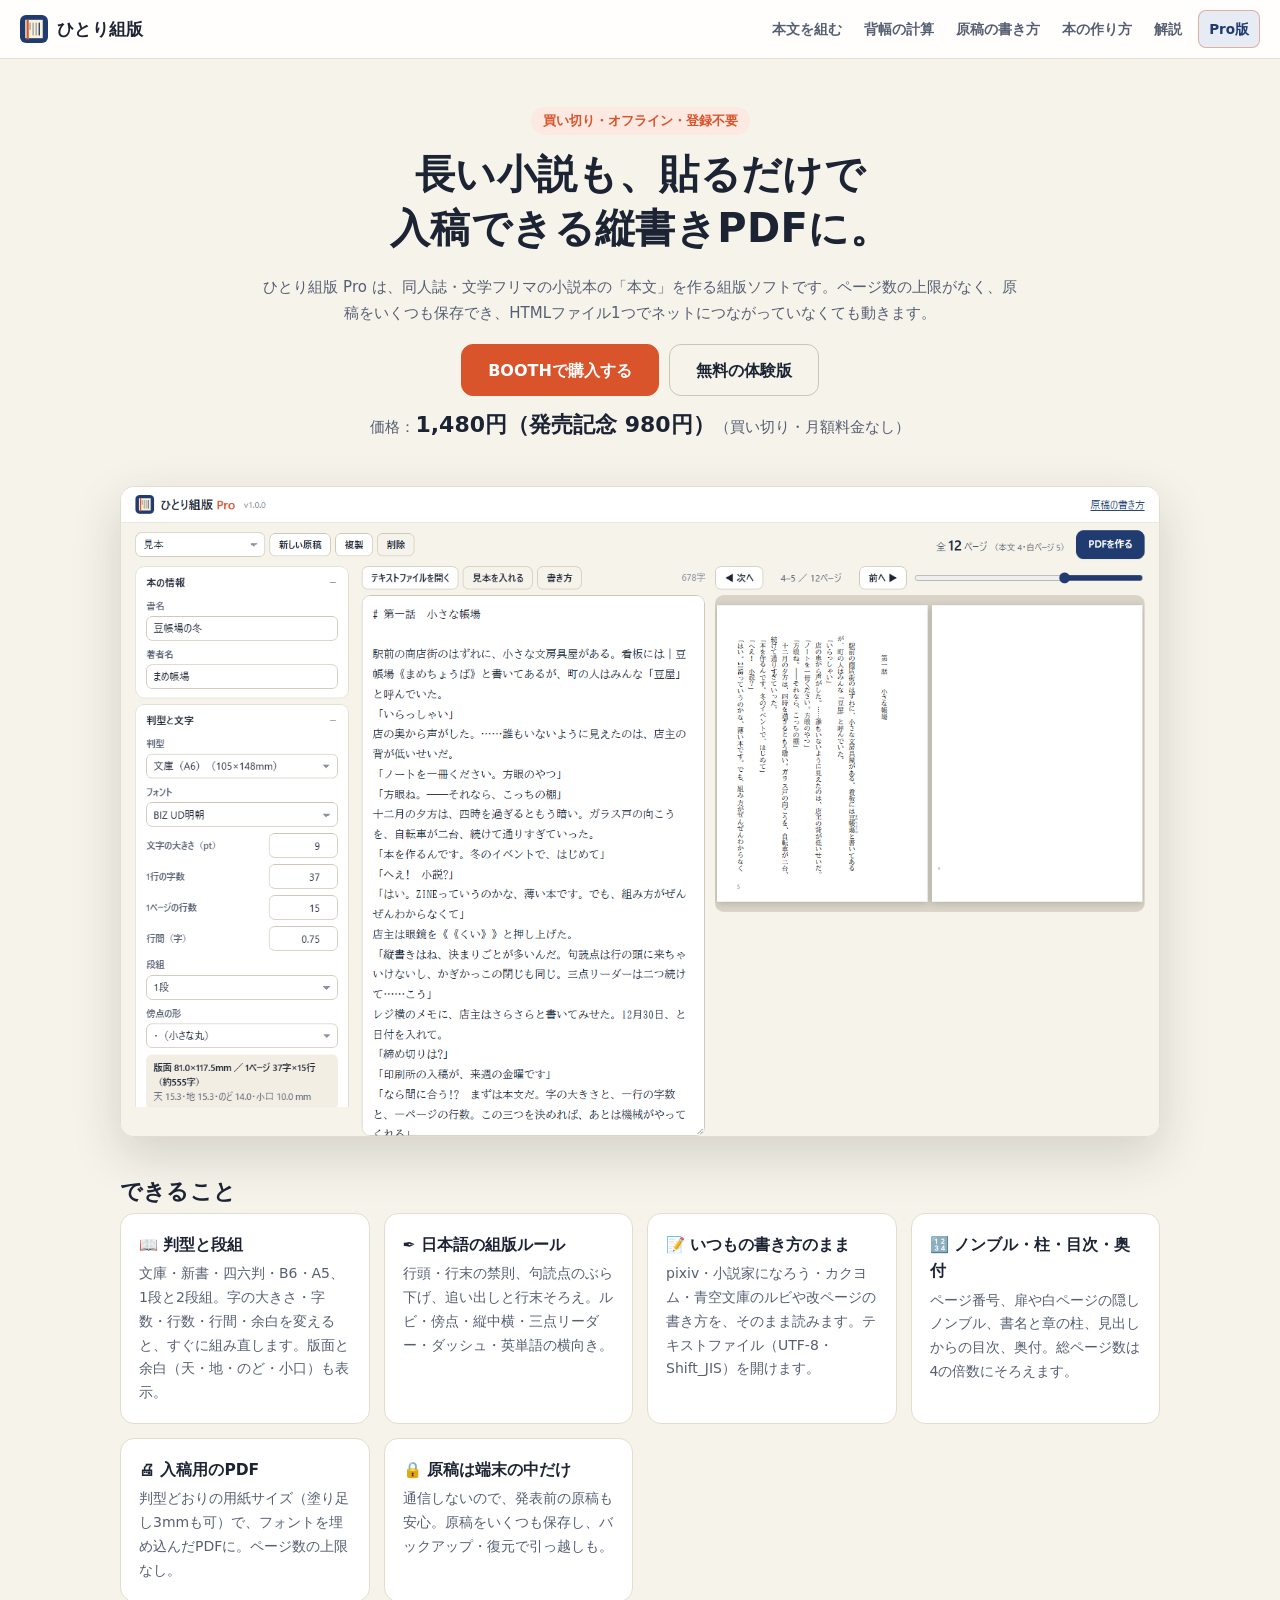
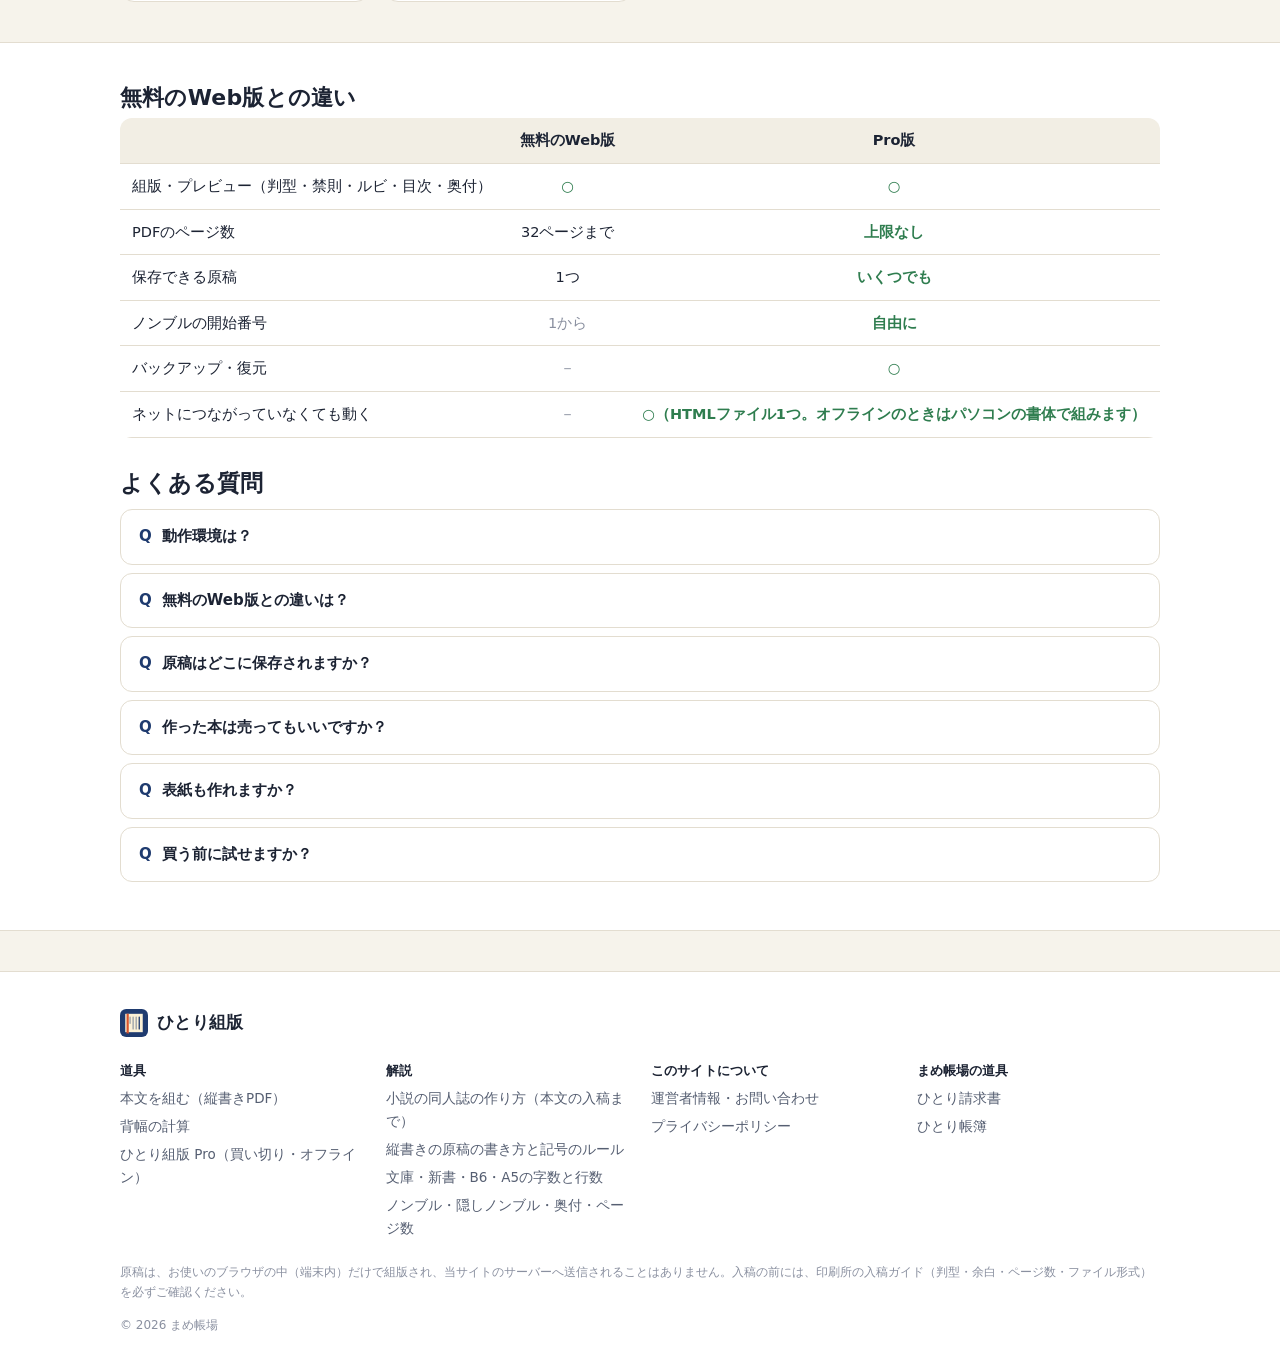
<file: pro/index.html>
<!doctype html>
<html lang="ja" data-base="../">
<head>
<meta charset="utf-8">
<meta name="viewport" content="width=device-width, initial-scale=1, viewport-fit=cover">
<title>ひとり組版 Pro｜ページ数の上限なし・オフラインで動く、小説本の本文組版ソフト（買い切り）</title>
<meta name="description" content="同人誌・文学フリマの小説本の本文を作る買い切りの組版ソフト。ページ数の上限なし、原稿をいくつも保存、ネットにつながっていなくても動く1ファイルのHTML。禁則処理・ルビ・縦中横・ノンブル・目次・奥付まで自動。">
<link rel="canonical" href="https://popopo-bug.github.io/hitori-kumihan/pro/">
<meta property="og:type" content="website">
<meta property="og:site_name" content="ひとり組版">
<meta property="og:title" content="ひとり組版 Pro — 長い小説も、貼るだけで入稿できる縦書きPDFに">
<meta property="og:description" content="同人誌・文学フリマの小説本の本文を作る買い切りの組版ソフト。ページ数の上限なし、原稿をいくつも保存、ネットにつながっていなくても動く1ファイルのHTML。禁則処理・ルビ・縦中横・ノンブル・目次・奥付まで自動。">
<meta property="og:url" content="https://popopo-bug.github.io/hitori-kumihan/pro/">
<meta property="og:image" content="https://popopo-bug.github.io/hitori-kumihan/og/default.png">
<meta property="og:locale" content="ja_JP">
<meta name="twitter:card" content="summary_large_image">
<meta name="theme-color" content="#1f3b6f">
<meta name="format-detection" content="telephone=no">
<link rel="icon" href="../favicon.svg" type="image/svg+xml">
<link rel="icon" href="../icons/icon-48.png" sizes="48x48" type="image/png">
<link rel="apple-touch-icon" href="../icons/apple-touch-icon.png">
<link rel="manifest" href="../manifest.webmanifest">
<link rel="preconnect" href="https://fonts.googleapis.com">
<link rel="preconnect" href="https://fonts.gstatic.com" crossorigin>
<link rel="stylesheet" href="../assets/style.css?v=259d1262fe">

<script type="application/ld+json">{"@context":"https://schema.org","@graph":[{"@type":"BreadcrumbList","itemListElement":[{"@type":"ListItem","position":1,"name":"ホーム","item":"https://popopo-bug.github.io/hitori-kumihan/"},{"@type":"ListItem","position":2,"name":"Pro版","item":"https://popopo-bug.github.io/hitori-kumihan/pro/"}]},{"@type":"FAQPage","mainEntity":[{"@type":"Question","name":"動作環境は？","acceptedAnswer":{"@type":"Answer","text":"Windows・Mac の Chrome か Edge をおすすめします（PDFを作るときに用紙の大きさを守るため）。ダウンロードしたHTMLファイルをダブルクリックして開くだけで、インストールやアカウント登録は不要です。"}},{"@type":"Question","name":"無料のWeb版との違いは？","acceptedAnswer":{"@type":"Answer","text":"組版のしかたは同じです。Pro版は、PDFのページ数に上限がなく、原稿をいくつも保存でき、ノンブルの開始番号を変えられ、バックアップ・復元ができ、ネットにつながっていなくても動きます。"}},{"@type":"Question","name":"原稿はどこに保存されますか？","acceptedAnswer":{"@type":"Answer","text":"ファイルを開いたブラウザの中（端末内）です。インターネットに送信されることはありません。バックアップファイルに書き出して、別のパソコンへ移すこともできます。"}},{"@type":"Question","name":"作った本は売ってもいいですか？","acceptedAnswer":{"@type":"Answer","text":"はい。ひとり組版で作ったPDF（あなたの本）は、自由に印刷・販売・配布できます。クレジットの表記もいりません。"}},{"@type":"Question","name":"表紙も作れますか？","acceptedAnswer":{"@type":"Answer","text":"表紙は作れません。本文（中身のページ）を作る道具です。背の幅の目安は、無料の「背幅の計算」で出せます。"}},{"@type":"Question","name":"買う前に試せますか？","acceptedAnswer":{"@type":"Answer","text":"無料のWeb版で、組版とプレビューをすべて試せます（PDFは32ページまで）。Pro版と同じ画面の体験版（PDFに「体験版」の文字が入る）もあります。"}}]}]}</script>
</head>
<body data-page="pro">
<a class="skip" href="#main">本文へスキップ</a>
<header class="site-header">
  <div class="wrap wrap-wide hd">
    <a class="brand" href="../"><img src="../favicon.svg" alt="" width="28" height="28"><span>ひとり組版</span></a>
    <button type="button" class="btn btn-ghost btn-sm nav-toggle" aria-expanded="false" aria-controls="site-nav">メニュー</button>
    <nav id="site-nav" class="nav" aria-label="メインメニュー">
      <a href="../">本文を組む</a>
      <a href="../tools/sehaba/">背幅の計算</a>
      <a href="../guide/kakikata/">原稿の書き方</a>
      <a href="../guide/doujin/">本の作り方</a>
      <a href="../guide/">解説</a>
      <a class="nav-pro" href="../pro/" aria-current="page">Pro版</a>
    </nav>
  </div>
</header>
<main id="main">
<section class="pro-hero">
  <div class="wrap">
    <span class="eyebrow">買い切り・オフライン・登録不要</span>
    <h1>長い小説も、貼るだけで<br>入稿できる縦書きPDFに。</h1>
    <p class="lead">ひとり組版 Pro は、同人誌・文学フリマの小説本の「本文」を作る組版ソフトです。ページ数の上限がなく、原稿をいくつも保存でき、HTMLファイル1つでネットにつながっていなくても動きます。</p>
    <div class="cta-row" style="justify-content:center">
      <a class="btn btn-accent btn-lg" data-pro-link data-pro-only hidden href="#">BOOTHで購入する</a>
      <a class="btn btn-ghost btn-lg" data-trial-link href="#">無料の体験版</a>
      <span class="btn btn-ghost btn-lg" data-pro-soon aria-disabled="true">まもなく販売開始</span>
    </div>
    <p class="price">価格：<b>1,480円（発売記念 980円）</b>（買い切り・月額料金なし）</p>
  </div>
</section>

<section class="wrap"><img class="hero-shot" src="../og/pro-shot.png" alt="ひとり組版 Pro の画面：左に設定、中央に原稿、右に縦書きの見開きプレビュー" width="1440" height="900" loading="lazy"></section>

<section class="section">
  <div class="wrap">
    <h2 class="sec-h">できること</h2>
    <div class="feature-grid">
      <div class="feature"><b>📖 判型と段組</b><p>文庫・新書・四六判・B6・A5、1段と2段組。字の大きさ・字数・行数・行間・余白を変えると、すぐに組み直します。版面と余白（天・地・のど・小口）も表示。</p></div>
      <div class="feature"><b>✒️ 日本語の組版ルール</b><p>行頭・行末の禁則、句読点のぶら下げ、追い出しと行末そろえ。ルビ・傍点・縦中横・三点リーダー・ダッシュ・英単語の横向き。</p></div>
      <div class="feature"><b>📝 いつもの書き方のまま</b><p>pixiv・小説家になろう・カクヨム・青空文庫のルビや改ページの書き方を、そのまま読みます。テキストファイル（UTF-8・Shift_JIS）を開けます。</p></div>
      <div class="feature"><b>🔢 ノンブル・柱・目次・奥付</b><p>ページ番号、扉や白ページの隠しノンブル、書名と章の柱、見出しからの目次、奥付。総ページ数は4の倍数にそろえます。</p></div>
      <div class="feature"><b>🖨 入稿用のPDF</b><p>判型どおりの用紙サイズ（塗り足し3mmも可）で、フォントを埋め込んだPDFに。ページ数の上限なし。</p></div>
      <div class="feature"><b>🔒 原稿は端末の中だけ</b><p>通信しないので、発表前の原稿も安心。原稿をいくつも保存し、バックアップ・復元で引っ越しも。</p></div>
    </div>
  </div>
</section>

<section class="section section-alt">
  <div class="wrap">
    <h2 class="sec-h">無料のWeb版との違い</h2>
    <table class="compare">
      <thead><tr><th></th><th>無料のWeb版</th><th>Pro版</th></tr></thead>
      <tbody>
        <tr><td>組版・プレビュー（判型・禁則・ルビ・目次・奥付）</td><td class="yes">○</td><td class="yes">○</td></tr>
        <tr><td>PDFのページ数</td><td>32ページまで</td><td class="yes">上限なし</td></tr>
        <tr><td>保存できる原稿</td><td>1つ</td><td class="yes">いくつでも</td></tr>
        <tr><td>ノンブルの開始番号</td><td class="no">1から</td><td class="yes">自由に</td></tr>
        <tr><td>バックアップ・復元</td><td class="no">－</td><td class="yes">○</td></tr>
        <tr><td>ネットにつながっていなくても動く</td><td class="no">－</td><td class="yes">○（HTMLファイル1つ。オフラインのときはパソコンの書体で組みます）</td></tr>
      </tbody>
    </table>
    <section class="faq"><h2 id="faq">よくある質問</h2><details><summary>動作環境は？</summary><div class="a"><p>Windows・Mac の Chrome か Edge をおすすめします（PDFを作るときに用紙の大きさを守るため）。ダウンロードしたHTMLファイルをダブルクリックして開くだけで、インストールやアカウント登録は不要です。</p></div></details><details><summary>無料のWeb版との違いは？</summary><div class="a"><p>組版のしかたは同じです。Pro版は、PDFのページ数に上限がなく、原稿をいくつも保存でき、ノンブルの開始番号を変えられ、バックアップ・復元ができ、ネットにつながっていなくても動きます。</p></div></details><details><summary>原稿はどこに保存されますか？</summary><div class="a"><p>ファイルを開いたブラウザの中（端末内）です。インターネットに送信されることはありません。バックアップファイルに書き出して、別のパソコンへ移すこともできます。</p></div></details><details><summary>作った本は売ってもいいですか？</summary><div class="a"><p>はい。ひとり組版で作ったPDF（あなたの本）は、自由に印刷・販売・配布できます。クレジットの表記もいりません。</p></div></details><details><summary>表紙も作れますか？</summary><div class="a"><p>表紙は作れません。本文（中身のページ）を作る道具です。背の幅の目安は、無料の「背幅の計算」で出せます。</p></div></details><details><summary>買う前に試せますか？</summary><div class="a"><p>無料のWeb版で、組版とプレビューをすべて試せます（PDFは32ページまで）。Pro版と同じ画面の体験版（PDFに「体験版」の文字が入る）もあります。</p></div></details></section>
  </div>
</section>

</main>
<footer class="site-footer">
  <div class="wrap">
    <a class="brand" href="../"><img src="../favicon.svg" alt="" width="24" height="24"><span>ひとり組版</span></a>
    <div class="ft-cols">
      <div><h4>道具</h4><ul>
        <li><a href="../">本文を組む（縦書きPDF）</a></li>
        <li><a href="../tools/sehaba/">背幅の計算</a></li>
        <li><a href="../pro/">ひとり組版 Pro（買い切り・オフライン）</a></li>
      </ul></div>
      <div><h4>解説</h4><ul>
        <li><a href="../guide/doujin/">小説の同人誌の作り方（本文の入稿まで）</a></li>
        <li><a href="../guide/kakikata/">縦書きの原稿の書き方と記号のルール</a></li>
        <li><a href="../guide/hangata/">文庫・新書・B6・A5の字数と行数</a></li>
        <li><a href="../guide/nombre/">ノンブル・隠しノンブル・奥付・ページ数</a></li>
      </ul></div>
      <div><h4>このサイトについて</h4><ul>
        <li><a href="../about/">運営者情報・お問い合わせ</a></li>
        <li><a href="../privacy/">プライバシーポリシー</a></li>
      </ul></div>
      <div><h4>まめ帳場の道具</h4><ul>
        <li><a href="https://popopo-bug.github.io/hitori-seikyu/">ひとり請求書</a></li><li><a href="https://popopo-bug.github.io/hitori-chobo/">ひとり帳簿</a></li>
      </ul></div>
    </div>
    <p class="ft-note">原稿は、お使いのブラウザの中（端末内）だけで組版され、当サイトのサーバーへ送信されることはありません。入稿の前には、印刷所の入稿ガイド（判型・余白・ページ数・ファイル形式）を必ずご確認ください。</p>
    <p class="ft-copy">© 2026 まめ帳場</p>
  </div>
</footer>
<script>window.HK_CONFIG = {"siteName":"ひとり組版","proUrl":"https://booth.pm/ja/items/9053393","trialUrl":"https://booth.pm/ja/items/9053410","proPrice":"1,480円（発売記念 980円）","freeLimit":32,"adsenseClient":"","adsenseSlots":{"content":"","footer":""},"affiliates":{},"contactUrl":"","siteUrl":"https://popopo-bug.github.io/hitori-kumihan/"};</script>
<script src="../assets/app.js?v=259d1262fe" defer></script>
</body>
</html>
</file>
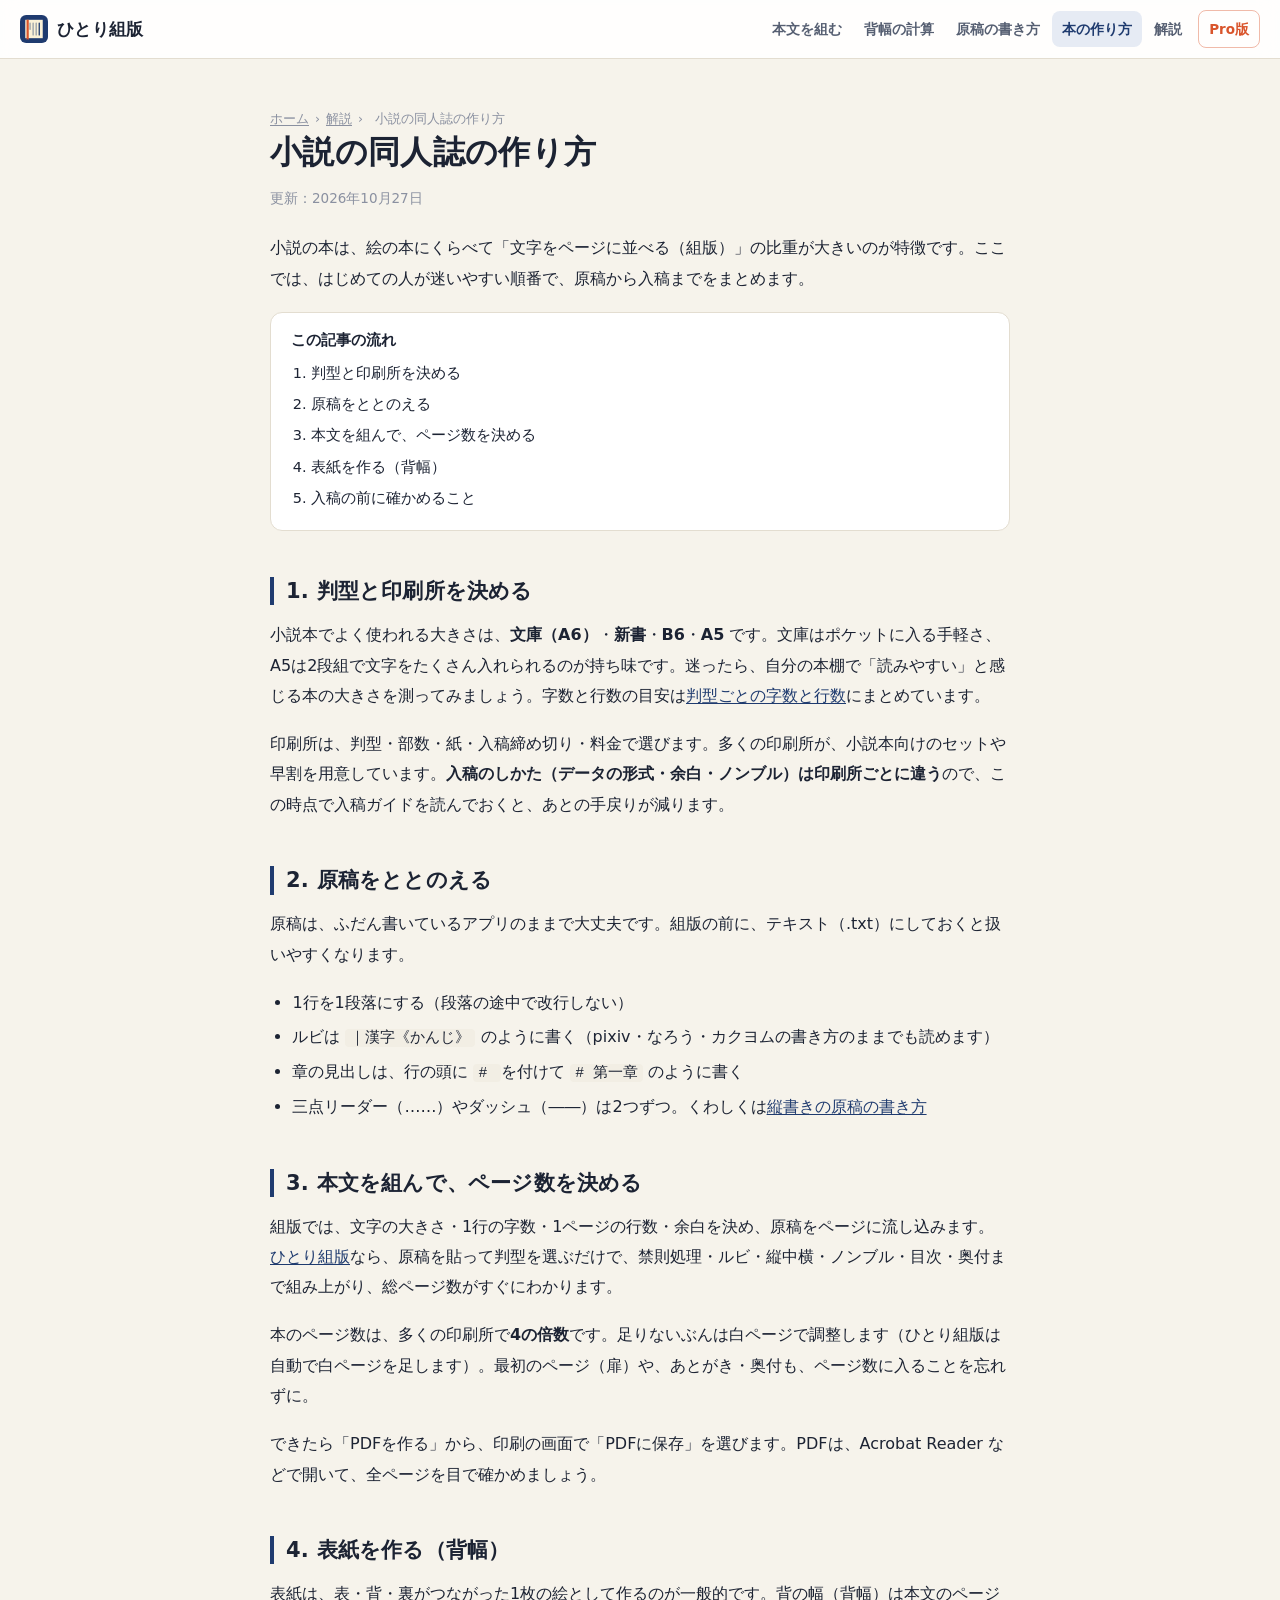
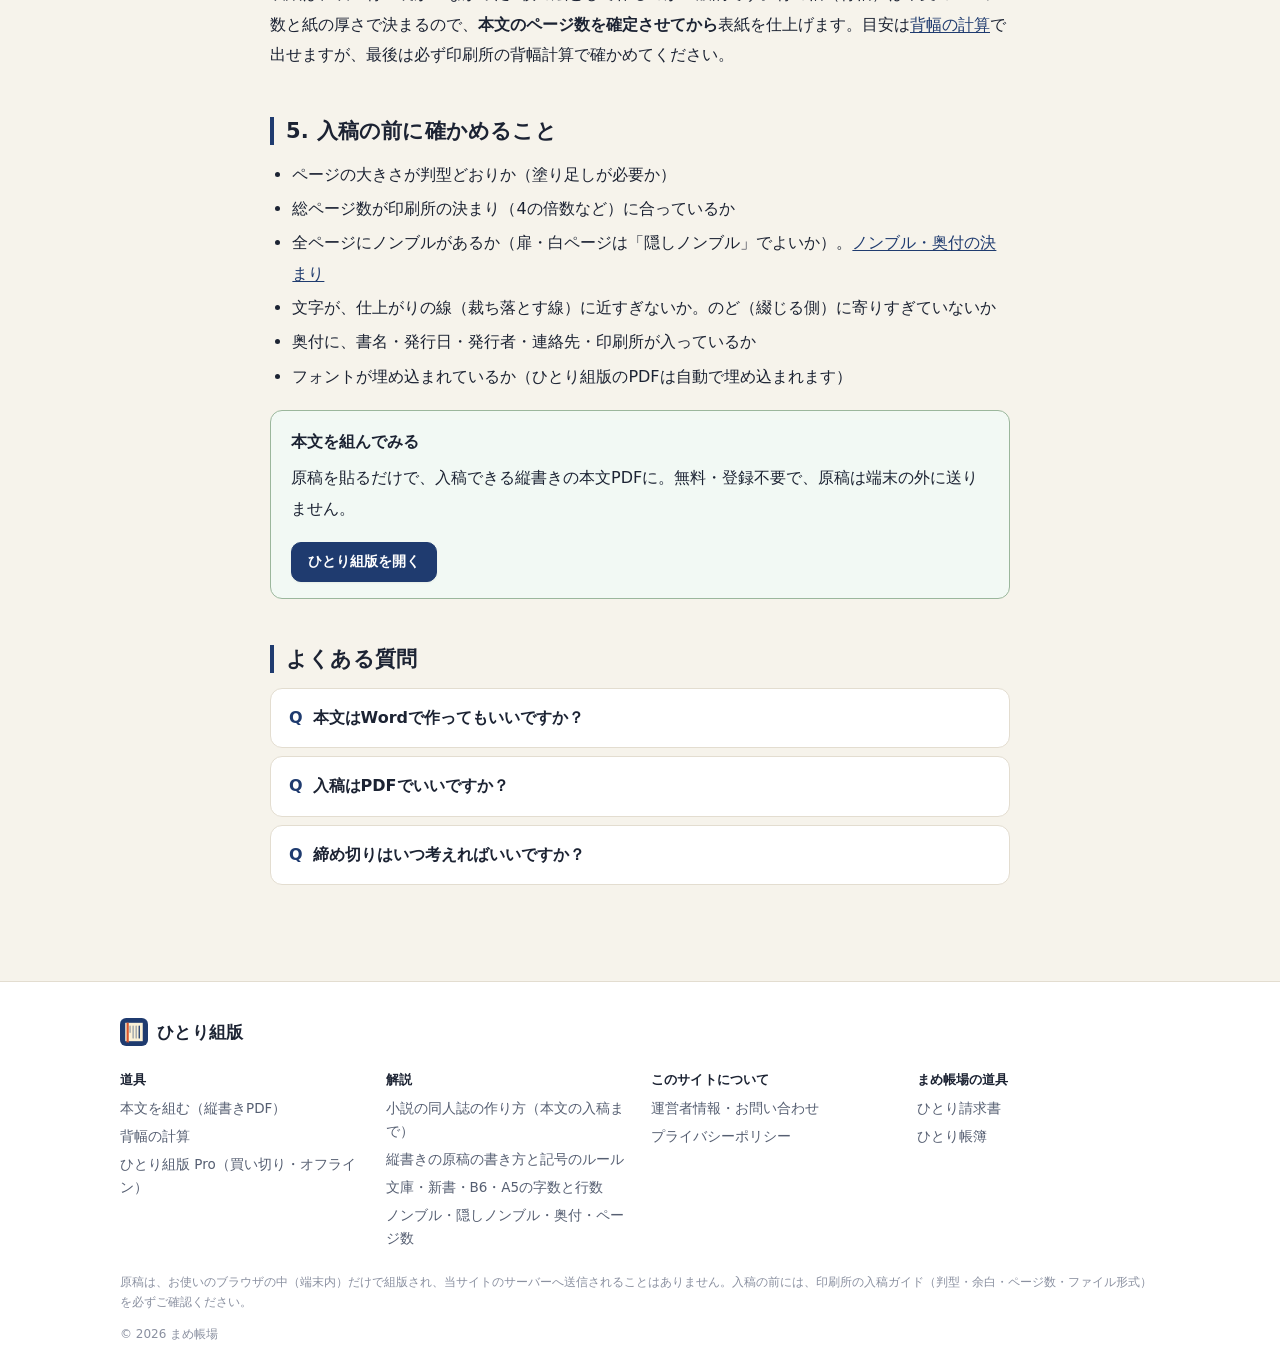
<file: guide/doujin/index.html>
<!doctype html>
<html lang="ja" data-base="../../">
<head>
<meta charset="utf-8">
<meta name="viewport" content="width=device-width, initial-scale=1, viewport-fit=cover">
<title>小説の同人誌の作り方｜本文PDFの作り方から印刷所への入稿まで（文庫・A5）｜ひとり組版</title>
<meta name="description" content="はじめて小説の同人誌（文庫・新書・A5）を作る人向けに、判型と印刷所を決める、原稿をととのえる、本文を組んでPDFにする、表紙と背幅、入稿の前の確認まで、順番にまとめました。">
<link rel="canonical" href="https://popopo-bug.github.io/hitori-kumihan/guide/doujin/">
<meta property="og:type" content="article">
<meta property="og:site_name" content="ひとり組版">
<meta property="og:title" content="小説の同人誌の作り方 — 本文PDFから入稿まで">
<meta property="og:description" content="はじめて小説の同人誌（文庫・新書・A5）を作る人向けに、判型と印刷所を決める、原稿をととのえる、本文を組んでPDFにする、表紙と背幅、入稿の前の確認まで、順番にまとめました。">
<meta property="og:url" content="https://popopo-bug.github.io/hitori-kumihan/guide/doujin/">
<meta property="og:image" content="https://popopo-bug.github.io/hitori-kumihan/og/default.png">
<meta property="og:locale" content="ja_JP">
<meta name="twitter:card" content="summary_large_image">
<meta name="theme-color" content="#1f3b6f">
<meta name="format-detection" content="telephone=no">
<link rel="icon" href="../../favicon.svg" type="image/svg+xml">
<link rel="icon" href="../../icons/icon-48.png" sizes="48x48" type="image/png">
<link rel="apple-touch-icon" href="../../icons/apple-touch-icon.png">
<link rel="manifest" href="../../manifest.webmanifest">
<link rel="preconnect" href="https://fonts.googleapis.com">
<link rel="preconnect" href="https://fonts.gstatic.com" crossorigin>
<link rel="stylesheet" href="../../assets/style.css?v=259d1262fe">

<script type="application/ld+json">{"@context":"https://schema.org","@graph":[{"@type":"Article","headline":"小説の同人誌の作り方","description":"はじめて小説の同人誌（文庫・新書・A5）を作る人向けに、判型と印刷所を決める、原稿をととのえる、本文を組んでPDFにする、表紙と背幅、入稿の前の確認まで、順番にまとめました。","datePublished":"2026-10-27","dateModified":"2026-10-27","inLanguage":"ja","mainEntityOfPage":"https://popopo-bug.github.io/hitori-kumihan/guide/doujin/","author":{"@type":"Organization","name":"まめ帳場","url":"https://popopo-bug.github.io/hitori-kumihan/"},"publisher":{"@type":"Organization","name":"まめ帳場","url":"https://popopo-bug.github.io/hitori-kumihan/"},"image":"https://popopo-bug.github.io/hitori-kumihan/og/default.png"},{"@type":"BreadcrumbList","itemListElement":[{"@type":"ListItem","position":1,"name":"ホーム","item":"https://popopo-bug.github.io/hitori-kumihan/"},{"@type":"ListItem","position":2,"name":"解説","item":"https://popopo-bug.github.io/hitori-kumihan/guide/"},{"@type":"ListItem","position":3,"name":"小説の同人誌の作り方","item":"https://popopo-bug.github.io/hitori-kumihan/guide/doujin/"}]},{"@type":"FAQPage","mainEntity":[{"@type":"Question","name":"本文はWordで作ってもいいですか？","acceptedAnswer":{"@type":"Answer","text":"作れます。ただ、Wordの縦書きは、半角数字が横に寝る、ルビがずれる、禁則の設定が分かりにくいなど、手直しが多くなりがちです。原稿はテキストのまま書き、組版は道具にまかせると、直しが楽になります。"}},{"@type":"Question","name":"入稿はPDFでいいですか？","acceptedAnswer":{"@type":"Answer","text":"多くの同人誌印刷所が、フォントを埋め込んだPDFでの本文入稿を受け付けています。ただし、ページの大きさ（仕上がりか、塗り足し付きか）、1つのファイルにまとめるか、ノンブルの位置など、細かい決まりは印刷所ごとに違います。"}},{"@type":"Question","name":"締め切りはいつ考えればいいですか？","acceptedAnswer":{"@type":"Answer","text":"イベントの日ではなく、印刷所の入稿締め切りから逆算します。早く入稿すると割引になる「早割」がある印刷所も多いので、入稿日を先に決めてしまうのがおすすめです。"}}]}]}</script>
</head>
<body data-page="guide-doujin">
<a class="skip" href="#main">本文へスキップ</a>
<header class="site-header">
  <div class="wrap wrap-wide hd">
    <a class="brand" href="../../"><img src="../../favicon.svg" alt="" width="28" height="28"><span>ひとり組版</span></a>
    <button type="button" class="btn btn-ghost btn-sm nav-toggle" aria-expanded="false" aria-controls="site-nav">メニュー</button>
    <nav id="site-nav" class="nav" aria-label="メインメニュー">
      <a href="../../">本文を組む</a>
      <a href="../../tools/sehaba/">背幅の計算</a>
      <a href="../../guide/kakikata/">原稿の書き方</a>
      <a href="../../guide/doujin/" aria-current="page">本の作り方</a>
      <a href="../../guide/">解説</a>
      <a class="nav-pro" href="../../pro/">Pro版</a>
    </nav>
  </div>
</header>
<main id="main">
<article class="wrap wrap-narrow prose">
  <nav class="crumbs" aria-label="パンくずリスト"><a href="../../">ホーム</a><span>›</span><a href="../../guide/">解説</a><span>›</span><span aria-current="page">小説の同人誌の作り方</span></nav>
  <h1>小説の同人誌の作り方</h1>
  <p class="meta">更新：2026年10月27日</p>
  <p>小説の本は、絵の本にくらべて「文字をページに並べる（組版）」の比重が大きいのが特徴です。ここでは、はじめての人が迷いやすい順番で、原稿から入稿までをまとめます。</p>
  <div class="toc"><b>この記事の流れ</b><ol>
    <li>判型と印刷所を決める</li>
    <li>原稿をととのえる</li>
    <li>本文を組んで、ページ数を決める</li>
    <li>表紙を作る（背幅）</li>
    <li>入稿の前に確かめること</li>
  </ol></div>

  <h2>1. 判型と印刷所を決める</h2>
  <p>小説本でよく使われる大きさは、<b>文庫（A6）</b>・<b>新書</b>・<b>B6</b>・<b>A5</b> です。文庫はポケットに入る手軽さ、A5は2段組で文字をたくさん入れられるのが持ち味です。迷ったら、自分の本棚で「読みやすい」と感じる本の大きさを測ってみましょう。字数と行数の目安は<a href="../../guide/hangata/">判型ごとの字数と行数</a>にまとめています。</p>
  <p>印刷所は、判型・部数・紙・入稿締め切り・料金で選びます。多くの印刷所が、小説本向けのセットや早割を用意しています。<b>入稿のしかた（データの形式・余白・ノンブル）は印刷所ごとに違う</b>ので、この時点で入稿ガイドを読んでおくと、あとの手戻りが減ります。</p>

  <h2>2. 原稿をととのえる</h2>
  <p>原稿は、ふだん書いているアプリのままで大丈夫です。組版の前に、テキスト（.txt）にしておくと扱いやすくなります。</p>
  <ul>
    <li>1行を1段落にする（段落の途中で改行しない）</li>
    <li>ルビは <code>｜漢字《かんじ》</code> のように書く（pixiv・なろう・カクヨムの書き方のままでも読めます）</li>
    <li>章の見出しは、行の頭に <code># </code> を付けて <code># 第一章</code> のように書く</li>
    <li>三点リーダー（……）やダッシュ（――）は2つずつ。くわしくは<a href="../../guide/kakikata/">縦書きの原稿の書き方</a></li>
  </ul>

  <h2>3. 本文を組んで、ページ数を決める</h2>
  <p>組版では、文字の大きさ・1行の字数・1ページの行数・余白を決め、原稿をページに流し込みます。<a href="../../">ひとり組版</a>なら、原稿を貼って判型を選ぶだけで、禁則処理・ルビ・縦中横・ノンブル・目次・奥付まで組み上がり、総ページ数がすぐにわかります。</p>
  <p>本のページ数は、多くの印刷所で<b>4の倍数</b>です。足りないぶんは白ページで調整します（ひとり組版は自動で白ページを足します）。最初のページ（扉）や、あとがき・奥付も、ページ数に入ることを忘れずに。</p>
  <p>できたら「PDFを作る」から、印刷の画面で「PDFに保存」を選びます。PDFは、Acrobat Reader などで開いて、全ページを目で確かめましょう。</p>

  <h2>4. 表紙を作る（背幅）</h2>
  <p>表紙は、表・背・裏がつながった1枚の絵として作るのが一般的です。背の幅（背幅）は本文のページ数と紙の厚さで決まるので、<b>本文のページ数を確定させてから</b>表紙を仕上げます。目安は<a href="../../tools/sehaba/">背幅の計算</a>で出せますが、最後は必ず印刷所の背幅計算で確かめてください。</p>

  <h2>5. 入稿の前に確かめること</h2>
  <ul>
    <li>ページの大きさが判型どおりか（塗り足しが必要か）</li>
    <li>総ページ数が印刷所の決まり（4の倍数など）に合っているか</li>
    <li>全ページにノンブルがあるか（扉・白ページは「隠しノンブル」でよいか）。<a href="../../guide/nombre/">ノンブル・奥付の決まり</a></li>
    <li>文字が、仕上がりの線（裁ち落とす線）に近すぎないか。のど（綴じる側）に寄りすぎていないか</li>
    <li>奥付に、書名・発行日・発行者・連絡先・印刷所が入っているか</li>
    <li>フォントが埋め込まれているか（ひとり組版のPDFは自動で埋め込まれます）</li>
  </ul>
  <div class="box box-ok"><div class="box-h">本文を組んでみる</div><p>原稿を貼るだけで、入稿できる縦書きの本文PDFに。無料・登録不要で、原稿は端末の外に送りません。</p><p><a class="btn btn-primary" href="../../">ひとり組版を開く</a></p></div>
  <section class="faq"><h2 id="faq">よくある質問</h2><details><summary>本文はWordで作ってもいいですか？</summary><div class="a"><p>作れます。ただ、Wordの縦書きは、半角数字が横に寝る、ルビがずれる、禁則の設定が分かりにくいなど、手直しが多くなりがちです。原稿はテキストのまま書き、組版は道具にまかせると、直しが楽になります。</p></div></details><details><summary>入稿はPDFでいいですか？</summary><div class="a"><p>多くの同人誌印刷所が、フォントを埋め込んだPDFでの本文入稿を受け付けています。ただし、ページの大きさ（仕上がりか、塗り足し付きか）、1つのファイルにまとめるか、ノンブルの位置など、細かい決まりは印刷所ごとに違います。</p></div></details><details><summary>締め切りはいつ考えればいいですか？</summary><div class="a"><p>イベントの日ではなく、印刷所の入稿締め切りから逆算します。早く入稿すると割引になる「早割」がある印刷所も多いので、入稿日を先に決めてしまうのがおすすめです。</p></div></details></section>
</article>

</main>
<footer class="site-footer">
  <div class="wrap">
    <a class="brand" href="../../"><img src="../../favicon.svg" alt="" width="24" height="24"><span>ひとり組版</span></a>
    <div class="ft-cols">
      <div><h4>道具</h4><ul>
        <li><a href="../../">本文を組む（縦書きPDF）</a></li>
        <li><a href="../../tools/sehaba/">背幅の計算</a></li>
        <li><a href="../../pro/">ひとり組版 Pro（買い切り・オフライン）</a></li>
      </ul></div>
      <div><h4>解説</h4><ul>
        <li><a href="../../guide/doujin/">小説の同人誌の作り方（本文の入稿まで）</a></li>
        <li><a href="../../guide/kakikata/">縦書きの原稿の書き方と記号のルール</a></li>
        <li><a href="../../guide/hangata/">文庫・新書・B6・A5の字数と行数</a></li>
        <li><a href="../../guide/nombre/">ノンブル・隠しノンブル・奥付・ページ数</a></li>
      </ul></div>
      <div><h4>このサイトについて</h4><ul>
        <li><a href="../../about/">運営者情報・お問い合わせ</a></li>
        <li><a href="../../privacy/">プライバシーポリシー</a></li>
      </ul></div>
      <div><h4>まめ帳場の道具</h4><ul>
        <li><a href="https://popopo-bug.github.io/hitori-seikyu/">ひとり請求書</a></li><li><a href="https://popopo-bug.github.io/hitori-chobo/">ひとり帳簿</a></li>
      </ul></div>
    </div>
    <p class="ft-note">原稿は、お使いのブラウザの中（端末内）だけで組版され、当サイトのサーバーへ送信されることはありません。入稿の前には、印刷所の入稿ガイド（判型・余白・ページ数・ファイル形式）を必ずご確認ください。</p>
    <p class="ft-copy">© 2026 まめ帳場</p>
  </div>
</footer>
<script>window.HK_CONFIG = {"siteName":"ひとり組版","proUrl":"https://booth.pm/ja/items/9053393","trialUrl":"https://booth.pm/ja/items/9053410","proPrice":"1,480円（発売記念 980円）","freeLimit":32,"adsenseClient":"","adsenseSlots":{"content":"","footer":""},"affiliates":{},"contactUrl":"","siteUrl":"https://popopo-bug.github.io/hitori-kumihan/"};</script>
<script src="../../assets/app.js?v=259d1262fe" defer></script>
</body>
</html>
</file>
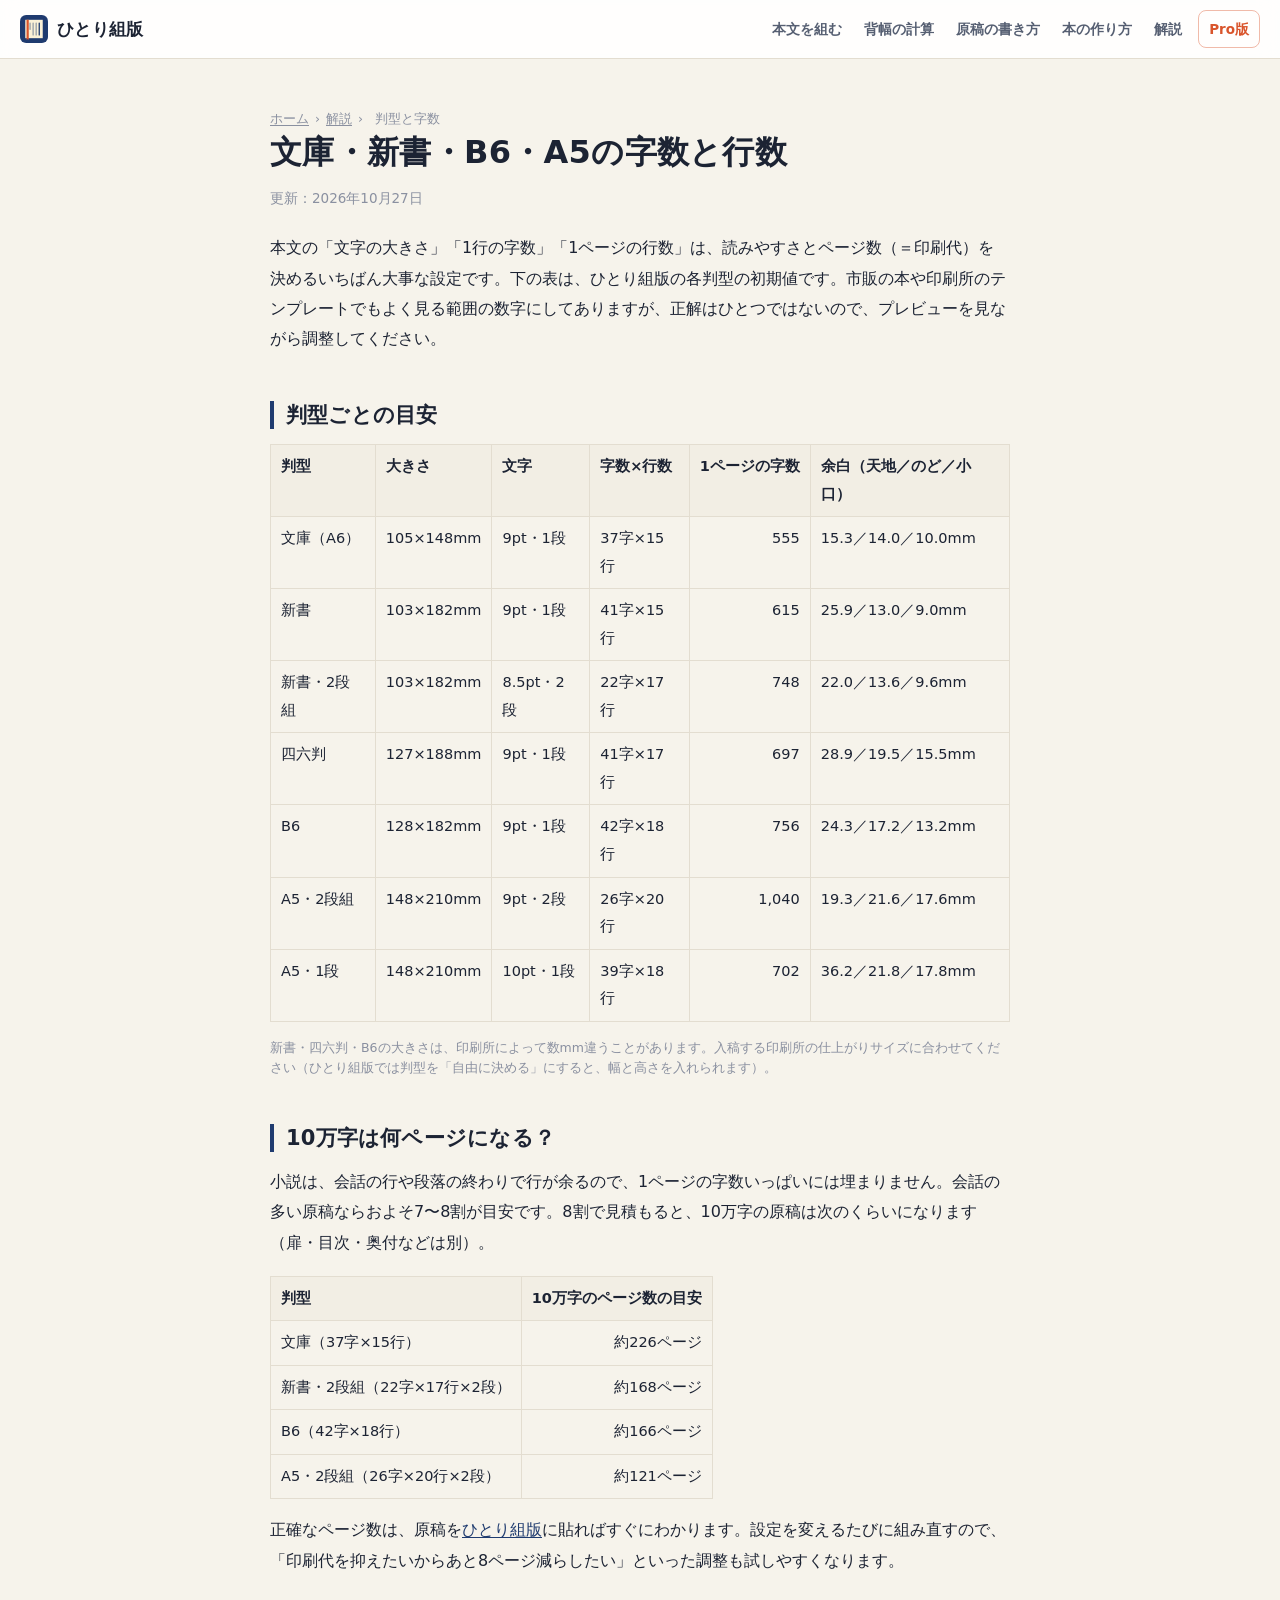
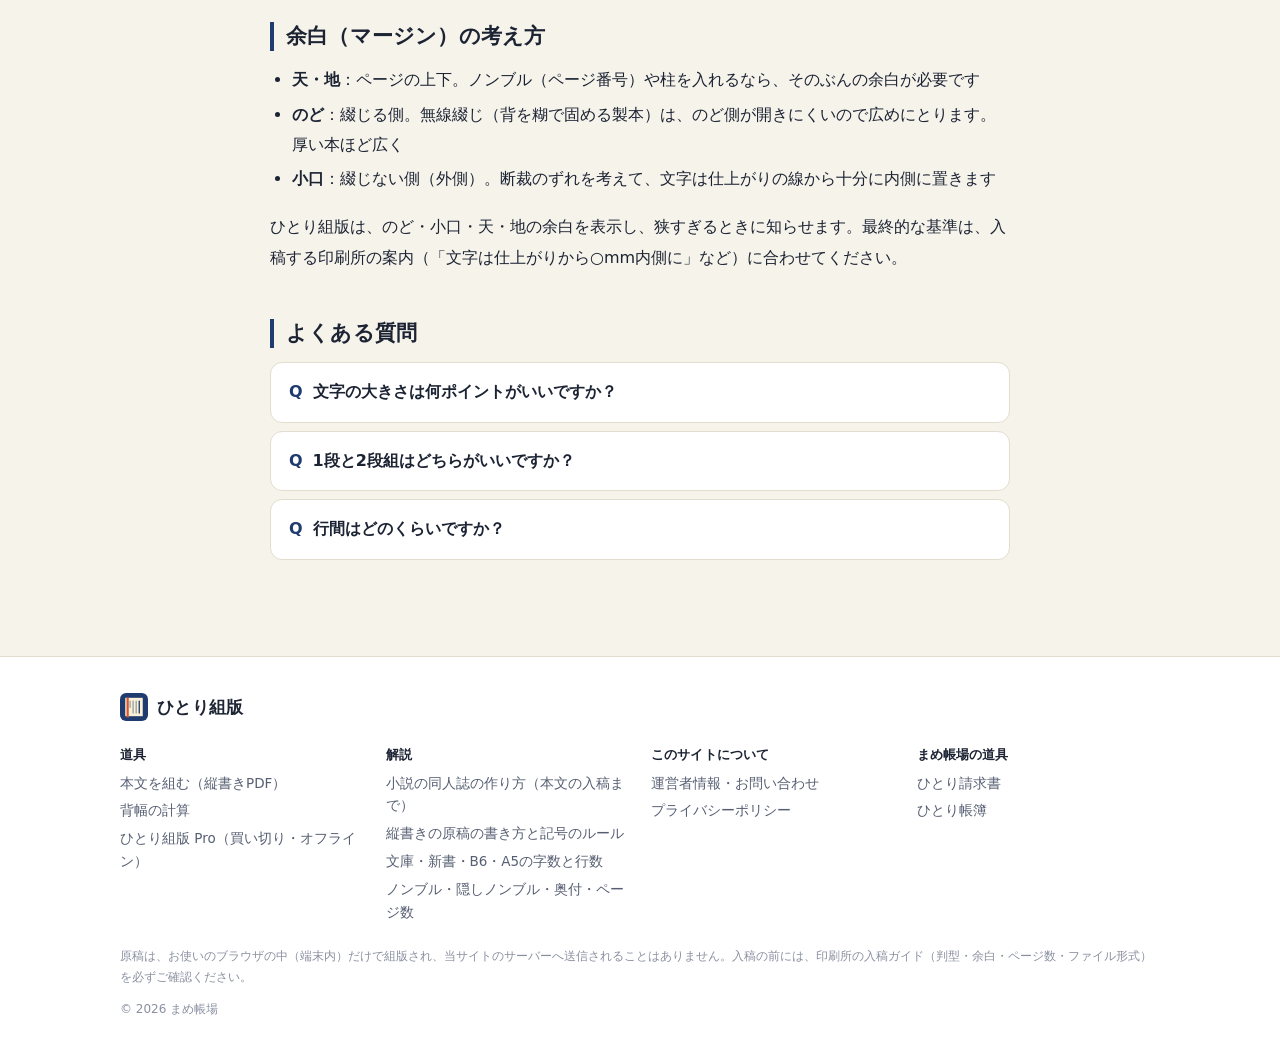
<file: guide/hangata/index.html>
<!doctype html>
<html lang="ja" data-base="../../">
<head>
<meta charset="utf-8">
<meta name="viewport" content="width=device-width, initial-scale=1, viewport-fit=cover">
<title>文庫・新書・B6・A5の字数と行数｜小説本の判型と文字の大きさの目安・ページ数の見積もり｜ひとり組版</title>
<meta name="description" content="小説の同人誌でよく使う判型（文庫・新書・四六判・B6・A5）ごとに、文字の大きさ・1行の字数・1ページの行数・余白の目安と、10万字の原稿が何ページになるかの見積もりをまとめました。">
<link rel="canonical" href="https://popopo-bug.github.io/hitori-kumihan/guide/hangata/">
<meta property="og:type" content="article">
<meta property="og:site_name" content="ひとり組版">
<meta property="og:title" content="文庫・新書・B6・A5 本文の字数と行数の目安">
<meta property="og:description" content="小説の同人誌でよく使う判型（文庫・新書・四六判・B6・A5）ごとに、文字の大きさ・1行の字数・1ページの行数・余白の目安と、10万字の原稿が何ページになるかの見積もりをまとめました。">
<meta property="og:url" content="https://popopo-bug.github.io/hitori-kumihan/guide/hangata/">
<meta property="og:image" content="https://popopo-bug.github.io/hitori-kumihan/og/default.png">
<meta property="og:locale" content="ja_JP">
<meta name="twitter:card" content="summary_large_image">
<meta name="theme-color" content="#1f3b6f">
<meta name="format-detection" content="telephone=no">
<link rel="icon" href="../../favicon.svg" type="image/svg+xml">
<link rel="icon" href="../../icons/icon-48.png" sizes="48x48" type="image/png">
<link rel="apple-touch-icon" href="../../icons/apple-touch-icon.png">
<link rel="manifest" href="../../manifest.webmanifest">
<link rel="preconnect" href="https://fonts.googleapis.com">
<link rel="preconnect" href="https://fonts.gstatic.com" crossorigin>
<link rel="stylesheet" href="../../assets/style.css?v=259d1262fe">

<script type="application/ld+json">{"@context":"https://schema.org","@graph":[{"@type":"Article","headline":"文庫・新書・B6・A5の字数と行数","description":"小説の同人誌でよく使う判型（文庫・新書・四六判・B6・A5）ごとに、文字の大きさ・1行の字数・1ページの行数・余白の目安と、10万字の原稿が何ページになるかの見積もりをまとめました。","datePublished":"2026-10-27","dateModified":"2026-10-27","inLanguage":"ja","mainEntityOfPage":"https://popopo-bug.github.io/hitori-kumihan/guide/hangata/","author":{"@type":"Organization","name":"まめ帳場","url":"https://popopo-bug.github.io/hitori-kumihan/"},"publisher":{"@type":"Organization","name":"まめ帳場","url":"https://popopo-bug.github.io/hitori-kumihan/"},"image":"https://popopo-bug.github.io/hitori-kumihan/og/default.png"},{"@type":"BreadcrumbList","itemListElement":[{"@type":"ListItem","position":1,"name":"ホーム","item":"https://popopo-bug.github.io/hitori-kumihan/"},{"@type":"ListItem","position":2,"name":"解説","item":"https://popopo-bug.github.io/hitori-kumihan/guide/"},{"@type":"ListItem","position":3,"name":"判型と字数","item":"https://popopo-bug.github.io/hitori-kumihan/guide/hangata/"}]},{"@type":"FAQPage","mainEntity":[{"@type":"Question","name":"文字の大きさは何ポイントがいいですか？","acceptedAnswer":{"@type":"Answer","text":"小説本では 8.5〜9ポイントがよく使われます。読者の年齢層が高めなら 9.5〜10ポイントも読みやすいです。小さくするとページ数（印刷代）は減りますが、詰めすぎると読みにくくなります。"}},{"@type":"Question","name":"1段と2段組はどちらがいいですか？","acceptedAnswer":{"@type":"Answer","text":"文庫・新書・B6は1段、A5は2段組がよく使われます。A5を1段で組むと1行が長くなりすぎるため、文字を大きめにするか、2段組にするのが一般的です。"}},{"@type":"Question","name":"行間はどのくらいですか？","acceptedAnswer":{"@type":"Answer","text":"文字の大きさの0.6〜0.8倍くらいあけるのが目安です。ひとり組版の初期値は0.75（9ポイントの文字なら行送り約15.75ポイント）です。ルビは行間に入るので、ルビが多い原稿は行間を広めに。"}}]}]}</script>
</head>
<body data-page="guide-hangata">
<a class="skip" href="#main">本文へスキップ</a>
<header class="site-header">
  <div class="wrap wrap-wide hd">
    <a class="brand" href="../../"><img src="../../favicon.svg" alt="" width="28" height="28"><span>ひとり組版</span></a>
    <button type="button" class="btn btn-ghost btn-sm nav-toggle" aria-expanded="false" aria-controls="site-nav">メニュー</button>
    <nav id="site-nav" class="nav" aria-label="メインメニュー">
      <a href="../../">本文を組む</a>
      <a href="../../tools/sehaba/">背幅の計算</a>
      <a href="../../guide/kakikata/">原稿の書き方</a>
      <a href="../../guide/doujin/">本の作り方</a>
      <a href="../../guide/">解説</a>
      <a class="nav-pro" href="../../pro/">Pro版</a>
    </nav>
  </div>
</header>
<main id="main">
<article class="wrap wrap-narrow prose">
  <nav class="crumbs" aria-label="パンくずリスト"><a href="../../">ホーム</a><span>›</span><a href="../../guide/">解説</a><span>›</span><span aria-current="page">判型と字数</span></nav>
  <h1>文庫・新書・B6・A5の字数と行数</h1>
  <p class="meta">更新：2026年10月27日</p>
  <p>本文の「文字の大きさ」「1行の字数」「1ページの行数」は、読みやすさとページ数（＝印刷代）を決めるいちばん大事な設定です。下の表は、ひとり組版の各判型の初期値です。市販の本や印刷所のテンプレートでもよく見る範囲の数字にしてありますが、正解はひとつではないので、プレビューを見ながら調整してください。</p>

  <h2>判型ごとの目安</h2>
  <table>
    <thead><tr><th>判型</th><th>大きさ</th><th>文字</th><th>字数×行数</th><th class="num">1ページの字数</th><th>余白（天地／のど／小口）</th></tr></thead>
    <tbody>
      <tr><td>文庫（A6）</td><td>105×148mm</td><td>9pt・1段</td><td>37字×15行</td><td class="num">555</td><td>15.3／14.0／10.0mm</td></tr>
      <tr><td>新書</td><td>103×182mm</td><td>9pt・1段</td><td>41字×15行</td><td class="num">615</td><td>25.9／13.0／9.0mm</td></tr>
      <tr><td>新書・2段組</td><td>103×182mm</td><td>8.5pt・2段</td><td>22字×17行</td><td class="num">748</td><td>22.0／13.6／9.6mm</td></tr>
      <tr><td>四六判</td><td>127×188mm</td><td>9pt・1段</td><td>41字×17行</td><td class="num">697</td><td>28.9／19.5／15.5mm</td></tr>
      <tr><td>B6</td><td>128×182mm</td><td>9pt・1段</td><td>42字×18行</td><td class="num">756</td><td>24.3／17.2／13.2mm</td></tr>
      <tr><td>A5・2段組</td><td>148×210mm</td><td>9pt・2段</td><td>26字×20行</td><td class="num">1,040</td><td>19.3／21.6／17.6mm</td></tr>
      <tr><td>A5・1段</td><td>148×210mm</td><td>10pt・1段</td><td>39字×18行</td><td class="num">702</td><td>36.2／21.8／17.8mm</td></tr>
    </tbody>
  </table>
  <p class="hint">新書・四六判・B6の大きさは、印刷所によって数mm違うことがあります。入稿する印刷所の仕上がりサイズに合わせてください（ひとり組版では判型を「自由に決める」にすると、幅と高さを入れられます）。</p>

  <h2>10万字は何ページになる？</h2>
  <p>小説は、会話の行や段落の終わりで行が余るので、1ページの字数いっぱいには埋まりません。会話の多い原稿ならおよそ7〜8割が目安です。8割で見積もると、10万字の原稿は次のくらいになります（扉・目次・奥付などは別）。</p>
  <table>
    <thead><tr><th>判型</th><th class="num">10万字のページ数の目安</th></tr></thead>
    <tbody>
      <tr><td>文庫（37字×15行）</td><td class="num">約226ページ</td></tr>
      <tr><td>新書・2段組（22字×17行×2段）</td><td class="num">約168ページ</td></tr>
      <tr><td>B6（42字×18行）</td><td class="num">約166ページ</td></tr>
      <tr><td>A5・2段組（26字×20行×2段）</td><td class="num">約121ページ</td></tr>
    </tbody>
  </table>
  <p>正確なページ数は、原稿を<a href="../../">ひとり組版</a>に貼ればすぐにわかります。設定を変えるたびに組み直すので、「印刷代を抑えたいからあと8ページ減らしたい」といった調整も試しやすくなります。</p>

  <h2>余白（マージン）の考え方</h2>
  <ul>
    <li><b>天・地</b>：ページの上下。ノンブル（ページ番号）や柱を入れるなら、そのぶんの余白が必要です</li>
    <li><b>のど</b>：綴じる側。無線綴じ（背を糊で固める製本）は、のど側が開きにくいので広めにとります。厚い本ほど広く</li>
    <li><b>小口</b>：綴じない側（外側）。断裁のずれを考えて、文字は仕上がりの線から十分に内側に置きます</li>
  </ul>
  <p>ひとり組版は、のど・小口・天・地の余白を表示し、狭すぎるときに知らせます。最終的な基準は、入稿する印刷所の案内（「文字は仕上がりから○mm内側に」など）に合わせてください。</p>
  <section class="faq"><h2 id="faq">よくある質問</h2><details><summary>文字の大きさは何ポイントがいいですか？</summary><div class="a"><p>小説本では 8.5〜9ポイントがよく使われます。読者の年齢層が高めなら 9.5〜10ポイントも読みやすいです。小さくするとページ数（印刷代）は減りますが、詰めすぎると読みにくくなります。</p></div></details><details><summary>1段と2段組はどちらがいいですか？</summary><div class="a"><p>文庫・新書・B6は1段、A5は2段組がよく使われます。A5を1段で組むと1行が長くなりすぎるため、文字を大きめにするか、2段組にするのが一般的です。</p></div></details><details><summary>行間はどのくらいですか？</summary><div class="a"><p>文字の大きさの0.6〜0.8倍くらいあけるのが目安です。ひとり組版の初期値は0.75（9ポイントの文字なら行送り約15.75ポイント）です。ルビは行間に入るので、ルビが多い原稿は行間を広めに。</p></div></details></section>
</article>

</main>
<footer class="site-footer">
  <div class="wrap">
    <a class="brand" href="../../"><img src="../../favicon.svg" alt="" width="24" height="24"><span>ひとり組版</span></a>
    <div class="ft-cols">
      <div><h4>道具</h4><ul>
        <li><a href="../../">本文を組む（縦書きPDF）</a></li>
        <li><a href="../../tools/sehaba/">背幅の計算</a></li>
        <li><a href="../../pro/">ひとり組版 Pro（買い切り・オフライン）</a></li>
      </ul></div>
      <div><h4>解説</h4><ul>
        <li><a href="../../guide/doujin/">小説の同人誌の作り方（本文の入稿まで）</a></li>
        <li><a href="../../guide/kakikata/">縦書きの原稿の書き方と記号のルール</a></li>
        <li><a href="../../guide/hangata/">文庫・新書・B6・A5の字数と行数</a></li>
        <li><a href="../../guide/nombre/">ノンブル・隠しノンブル・奥付・ページ数</a></li>
      </ul></div>
      <div><h4>このサイトについて</h4><ul>
        <li><a href="../../about/">運営者情報・お問い合わせ</a></li>
        <li><a href="../../privacy/">プライバシーポリシー</a></li>
      </ul></div>
      <div><h4>まめ帳場の道具</h4><ul>
        <li><a href="https://popopo-bug.github.io/hitori-seikyu/">ひとり請求書</a></li><li><a href="https://popopo-bug.github.io/hitori-chobo/">ひとり帳簿</a></li>
      </ul></div>
    </div>
    <p class="ft-note">原稿は、お使いのブラウザの中（端末内）だけで組版され、当サイトのサーバーへ送信されることはありません。入稿の前には、印刷所の入稿ガイド（判型・余白・ページ数・ファイル形式）を必ずご確認ください。</p>
    <p class="ft-copy">© 2026 まめ帳場</p>
  </div>
</footer>
<script>window.HK_CONFIG = {"siteName":"ひとり組版","proUrl":"https://booth.pm/ja/items/9053393","trialUrl":"https://booth.pm/ja/items/9053410","proPrice":"1,480円（発売記念 980円）","freeLimit":32,"adsenseClient":"","adsenseSlots":{"content":"","footer":""},"affiliates":{},"contactUrl":"","siteUrl":"https://popopo-bug.github.io/hitori-kumihan/"};</script>
<script src="../../assets/app.js?v=259d1262fe" defer></script>
</body>
</html>
</file>
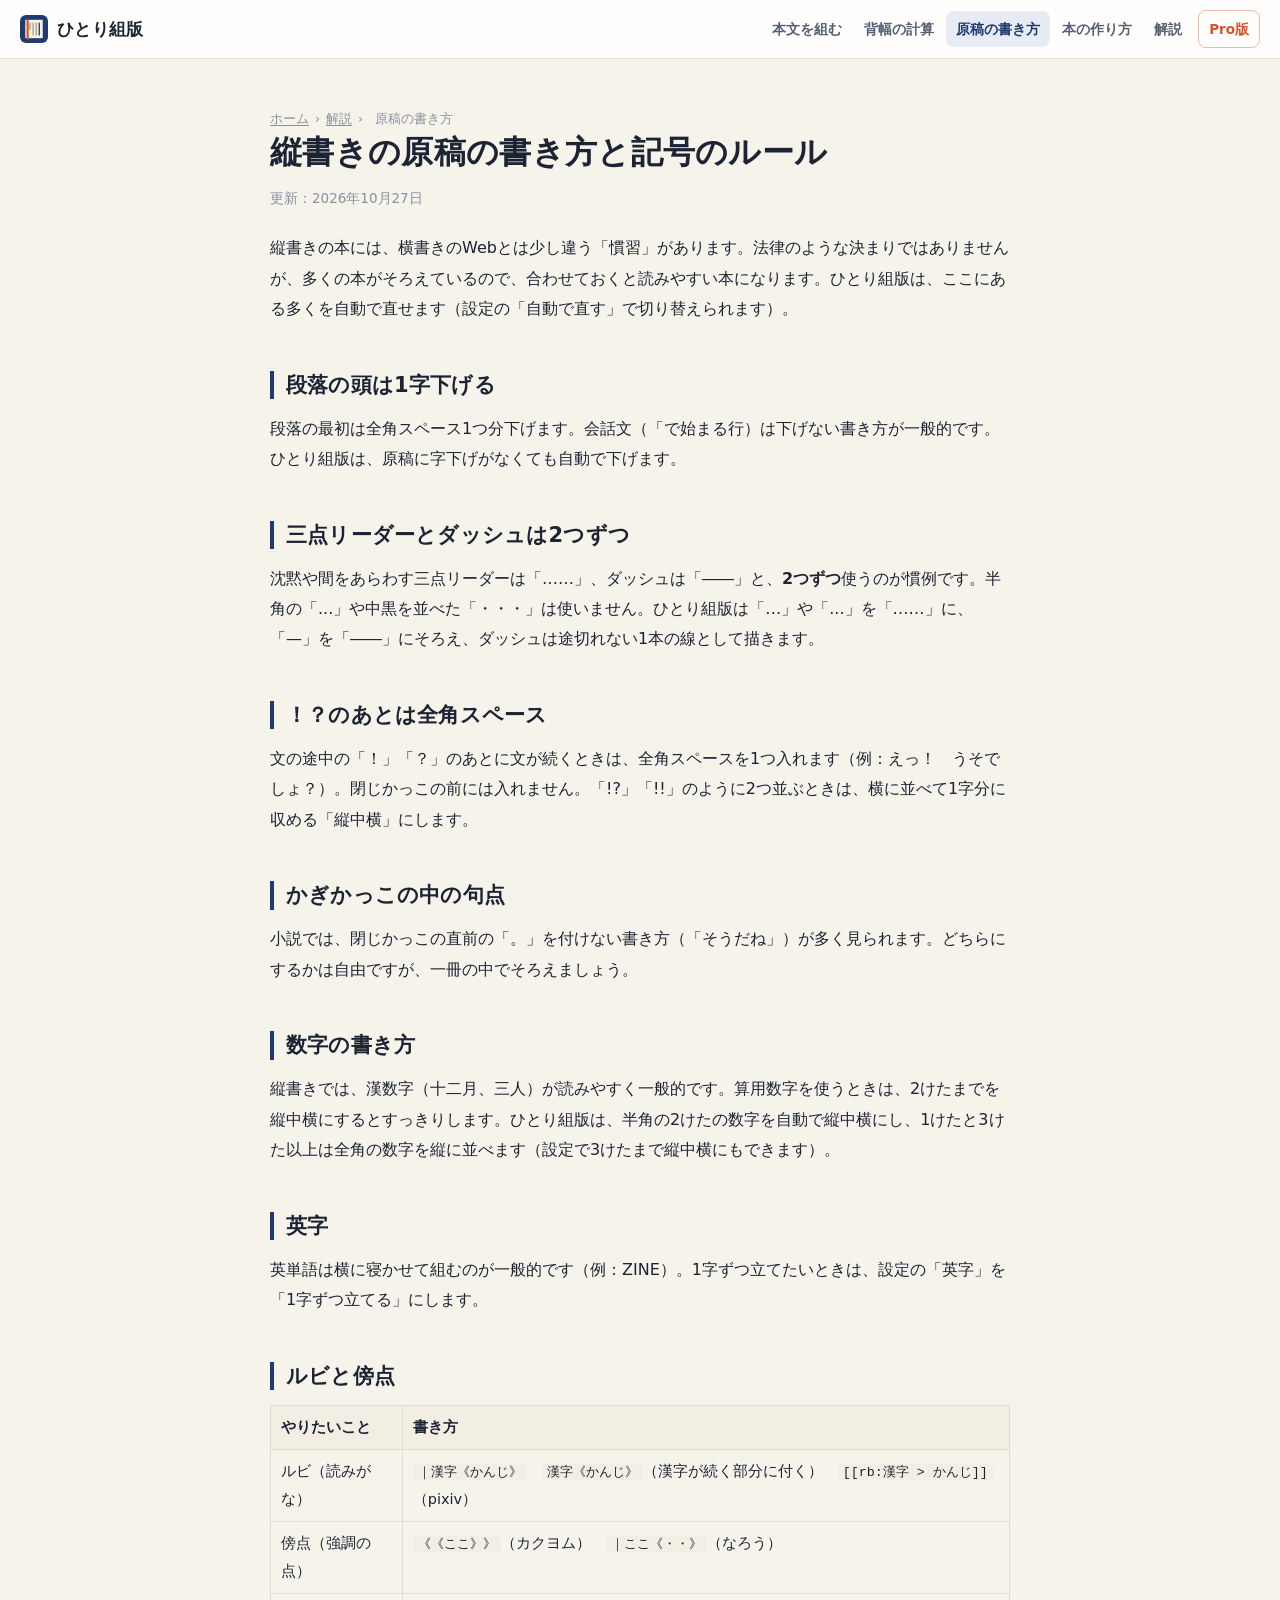
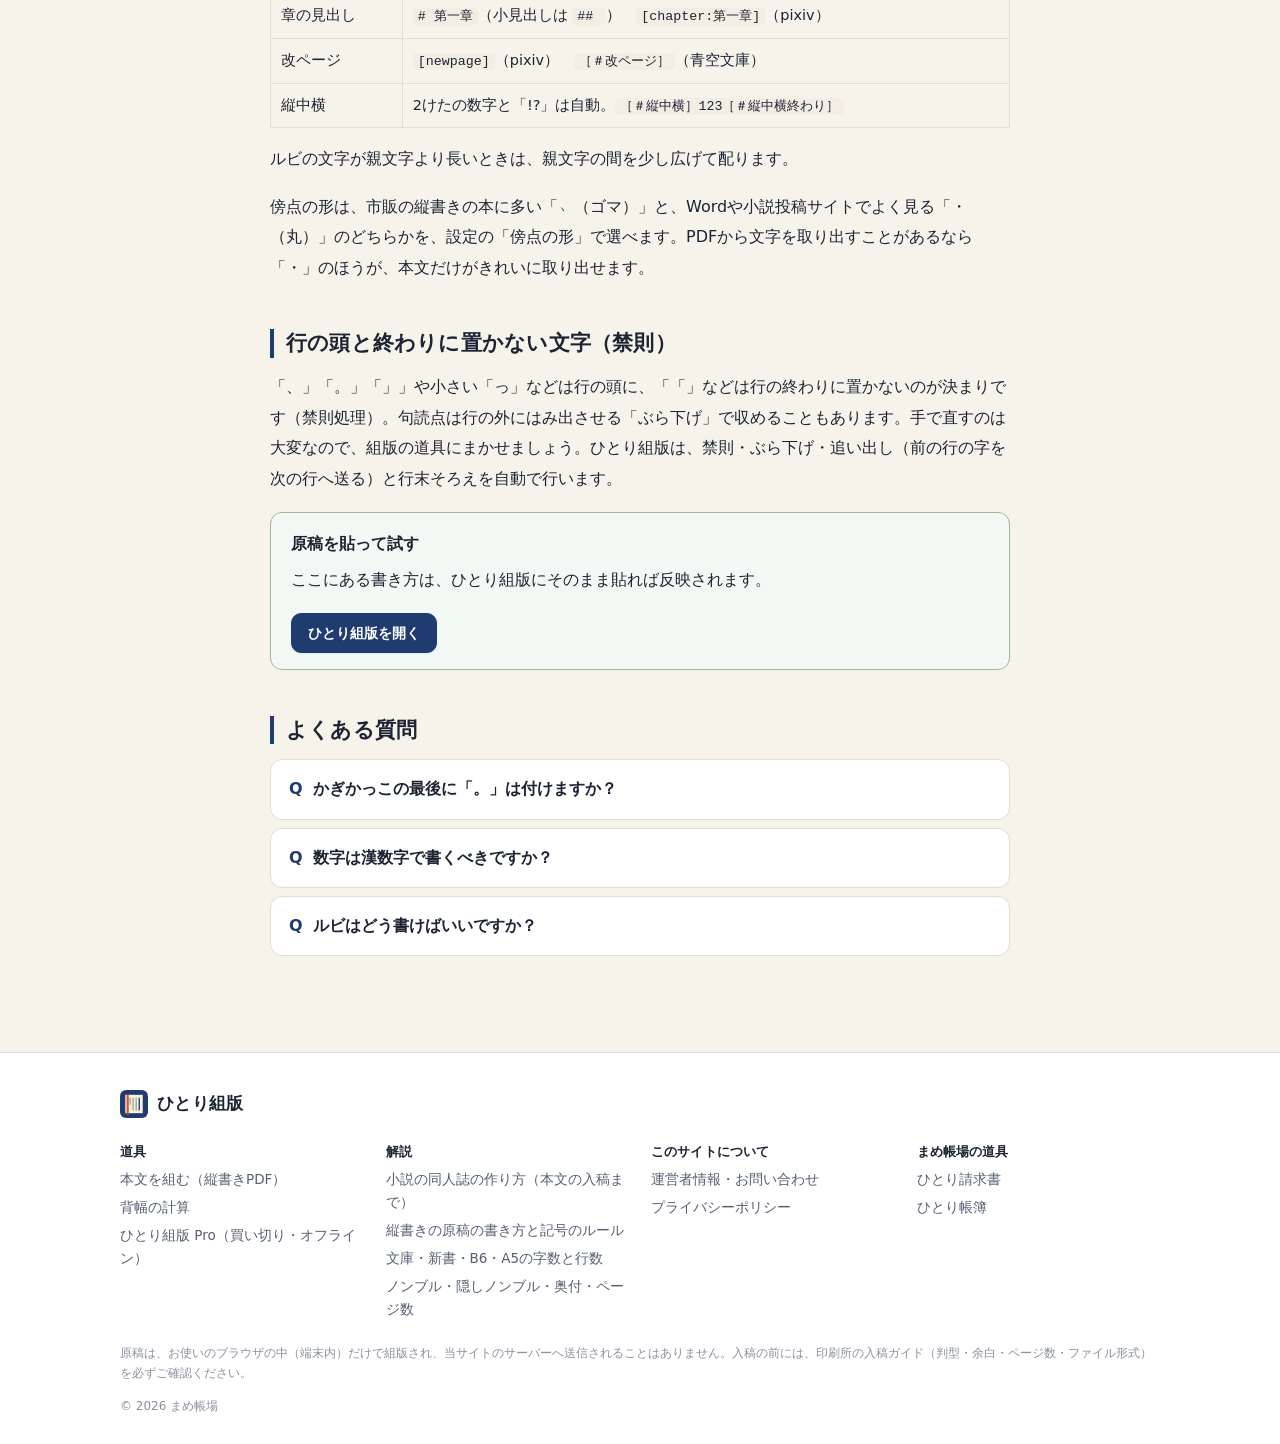
<file: guide/kakikata/index.html>
<!doctype html>
<html lang="ja" data-base="../../">
<head>
<meta charset="utf-8">
<meta name="viewport" content="width=device-width, initial-scale=1, viewport-fit=cover">
<title>縦書きの小説の書き方と記号のルール｜三点リーダー・ダッシュ・！？のあとの空白・数字・ルビ｜ひとり組版</title>
<meta name="description" content="縦書きの小説で迷いやすい表記のルールをまとめました。段落の字下げ、三点リーダーとダッシュは2つずつ、！？のあとの全角スペース、かぎかっこの中の句点、数字の書き方（漢数字・縦中横）、ルビと傍点の書き方。">
<link rel="canonical" href="https://popopo-bug.github.io/hitori-kumihan/guide/kakikata/">
<meta property="og:type" content="article">
<meta property="og:site_name" content="ひとり組版">
<meta property="og:title" content="縦書きの原稿の書き方と記号のルール">
<meta property="og:description" content="縦書きの小説で迷いやすい表記のルールをまとめました。段落の字下げ、三点リーダーとダッシュは2つずつ、！？のあとの全角スペース、かぎかっこの中の句点、数字の書き方（漢数字・縦中横）、ルビと傍点の書き方。">
<meta property="og:url" content="https://popopo-bug.github.io/hitori-kumihan/guide/kakikata/">
<meta property="og:image" content="https://popopo-bug.github.io/hitori-kumihan/og/default.png">
<meta property="og:locale" content="ja_JP">
<meta name="twitter:card" content="summary_large_image">
<meta name="theme-color" content="#1f3b6f">
<meta name="format-detection" content="telephone=no">
<link rel="icon" href="../../favicon.svg" type="image/svg+xml">
<link rel="icon" href="../../icons/icon-48.png" sizes="48x48" type="image/png">
<link rel="apple-touch-icon" href="../../icons/apple-touch-icon.png">
<link rel="manifest" href="../../manifest.webmanifest">
<link rel="preconnect" href="https://fonts.googleapis.com">
<link rel="preconnect" href="https://fonts.gstatic.com" crossorigin>
<link rel="stylesheet" href="../../assets/style.css?v=259d1262fe">

<script type="application/ld+json">{"@context":"https://schema.org","@graph":[{"@type":"Article","headline":"縦書きの原稿の書き方と記号のルール","description":"縦書きの小説で迷いやすい表記のルールをまとめました。段落の字下げ、三点リーダーとダッシュは2つずつ、！？のあとの全角スペース、かぎかっこの中の句点、数字の書き方（漢数字・縦中横）、ルビと傍点の書き方。","datePublished":"2026-10-27","dateModified":"2026-10-27","inLanguage":"ja","mainEntityOfPage":"https://popopo-bug.github.io/hitori-kumihan/guide/kakikata/","author":{"@type":"Organization","name":"まめ帳場","url":"https://popopo-bug.github.io/hitori-kumihan/"},"publisher":{"@type":"Organization","name":"まめ帳場","url":"https://popopo-bug.github.io/hitori-kumihan/"},"image":"https://popopo-bug.github.io/hitori-kumihan/og/default.png"},{"@type":"BreadcrumbList","itemListElement":[{"@type":"ListItem","position":1,"name":"ホーム","item":"https://popopo-bug.github.io/hitori-kumihan/"},{"@type":"ListItem","position":2,"name":"解説","item":"https://popopo-bug.github.io/hitori-kumihan/guide/"},{"@type":"ListItem","position":3,"name":"原稿の書き方","item":"https://popopo-bug.github.io/hitori-kumihan/guide/kakikata/"}]},{"@type":"FAQPage","mainEntity":[{"@type":"Question","name":"かぎかっこの最後に「。」は付けますか？","acceptedAnswer":{"@type":"Answer","text":"小説では「そうだね」のように、閉じかっこの前の句点を付けない書き方が多く見られます。ただし決まりではないので、一冊の中でそろっていればどちらでもかまいません。"}},{"@type":"Question","name":"数字は漢数字で書くべきですか？","acceptedAnswer":{"@type":"Answer","text":"縦書きの文章では「十二月」「三人」のように漢数字が読みやすく、一般的です。日付や番号を算用数字で書きたいときは、2けたまでを縦中横（横に並べて1字分に収める）にするとすっきりします。"}},{"@type":"Question","name":"ルビはどう書けばいいですか？","acceptedAnswer":{"@type":"Answer","text":"ひとり組版では、｜漢字《かんじ》、漢字《かんじ》、pixiv の [[rb:漢字 > かんじ]] が使えます。小説投稿サイトに書いた原稿を、そのまま貼っても読み取れます。"}}]}]}</script>
</head>
<body data-page="guide-kakikata">
<a class="skip" href="#main">本文へスキップ</a>
<header class="site-header">
  <div class="wrap wrap-wide hd">
    <a class="brand" href="../../"><img src="../../favicon.svg" alt="" width="28" height="28"><span>ひとり組版</span></a>
    <button type="button" class="btn btn-ghost btn-sm nav-toggle" aria-expanded="false" aria-controls="site-nav">メニュー</button>
    <nav id="site-nav" class="nav" aria-label="メインメニュー">
      <a href="../../">本文を組む</a>
      <a href="../../tools/sehaba/">背幅の計算</a>
      <a href="../../guide/kakikata/" aria-current="page">原稿の書き方</a>
      <a href="../../guide/doujin/">本の作り方</a>
      <a href="../../guide/">解説</a>
      <a class="nav-pro" href="../../pro/">Pro版</a>
    </nav>
  </div>
</header>
<main id="main">
<article class="wrap wrap-narrow prose">
  <nav class="crumbs" aria-label="パンくずリスト"><a href="../../">ホーム</a><span>›</span><a href="../../guide/">解説</a><span>›</span><span aria-current="page">原稿の書き方</span></nav>
  <h1>縦書きの原稿の書き方と記号のルール</h1>
  <p class="meta">更新：2026年10月27日</p>
  <p>縦書きの本には、横書きのWebとは少し違う「慣習」があります。法律のような決まりではありませんが、多くの本がそろえているので、合わせておくと読みやすい本になります。ひとり組版は、ここにある多くを自動で直せます（設定の「自動で直す」で切り替えられます）。</p>

  <h2>段落の頭は1字下げる</h2>
  <p>段落の最初は全角スペース1つ分下げます。会話文（「で始まる行）は下げない書き方が一般的です。ひとり組版は、原稿に字下げがなくても自動で下げます。</p>

  <h2>三点リーダーとダッシュは2つずつ</h2>
  <p>沈黙や間をあらわす三点リーダーは「……」、ダッシュは「――」と、<b>2つずつ</b>使うのが慣例です。半角の「...」や中黒を並べた「・・・」は使いません。ひとり組版は「…」や「...」を「……」に、「—」を「――」にそろえ、ダッシュは途切れない1本の線として描きます。</p>

  <h2>！？のあとは全角スペース</h2>
  <p>文の途中の「！」「？」のあとに文が続くときは、全角スペースを1つ入れます（例：<span class="ex">えっ！　うそでしょ？</span>）。閉じかっこの前には入れません。「!?」「!!」のように2つ並ぶときは、横に並べて1字分に収める「縦中横」にします。</p>

  <h2>かぎかっこの中の句点</h2>
  <p>小説では、閉じかっこの直前の「。」を付けない書き方（<span class="ex">「そうだね」</span>）が多く見られます。どちらにするかは自由ですが、一冊の中でそろえましょう。</p>

  <h2>数字の書き方</h2>
  <p>縦書きでは、漢数字（十二月、三人）が読みやすく一般的です。算用数字を使うときは、2けたまでを縦中横にするとすっきりします。ひとり組版は、半角の2けたの数字を自動で縦中横にし、1けたと3けた以上は全角の数字を縦に並べます（設定で3けたまで縦中横にもできます）。</p>

  <h2>英字</h2>
  <p>英単語は横に寝かせて組むのが一般的です（例：ZINE）。1字ずつ立てたいときは、設定の「英字」を「1字ずつ立てる」にします。</p>

  <h2>ルビと傍点</h2>
  <table>
    <thead><tr><th>やりたいこと</th><th>書き方</th></tr></thead>
    <tbody>
      <tr><td>ルビ（読みがな）</td><td><code>｜漢字《かんじ》</code>　<code>漢字《かんじ》</code>（漢字が続く部分に付く）　<code>[[rb:漢字 &gt; かんじ]]</code>（pixiv）</td></tr>
      <tr><td>傍点（強調の点）</td><td><code>《《ここ》》</code>（カクヨム）　<code>｜ここ《・・》</code>（なろう）</td></tr>
      <tr><td>章の見出し</td><td><code># 第一章</code>（小見出しは <code>## </code>）　<code>[chapter:第一章]</code>（pixiv）</td></tr>
      <tr><td>改ページ</td><td><code>[newpage]</code>（pixiv）　<code>［＃改ページ］</code>（青空文庫）</td></tr>
      <tr><td>縦中横</td><td>2けたの数字と「!?」は自動。<code>［＃縦中横］123［＃縦中横終わり］</code></td></tr>
    </tbody>
  </table>
  <p>ルビの文字が親文字より長いときは、親文字の間を少し広げて配ります。</p>
  <p>傍点の形は、市販の縦書きの本に多い「﹅（ゴマ）」と、Wordや小説投稿サイトでよく見る「・（丸）」のどちらかを、設定の「傍点の形」で選べます。PDFから文字を取り出すことがあるなら「・」のほうが、本文だけがきれいに取り出せます。</p>

  <h2>行の頭と終わりに置かない文字（禁則）</h2>
  <p>「、」「。」「」」や小さい「っ」などは行の頭に、「「」などは行の終わりに置かないのが決まりです（禁則処理）。句読点は行の外にはみ出させる「ぶら下げ」で収めることもあります。手で直すのは大変なので、組版の道具にまかせましょう。ひとり組版は、禁則・ぶら下げ・追い出し（前の行の字を次の行へ送る）と行末そろえを自動で行います。</p>
  <div class="box box-ok"><div class="box-h">原稿を貼って試す</div><p>ここにある書き方は、ひとり組版にそのまま貼れば反映されます。</p><p><a class="btn btn-primary" href="../../">ひとり組版を開く</a></p></div>
  <section class="faq"><h2 id="faq">よくある質問</h2><details><summary>かぎかっこの最後に「。」は付けますか？</summary><div class="a"><p>小説では「そうだね」のように、閉じかっこの前の句点を付けない書き方が多く見られます。ただし決まりではないので、一冊の中でそろっていればどちらでもかまいません。</p></div></details><details><summary>数字は漢数字で書くべきですか？</summary><div class="a"><p>縦書きの文章では「十二月」「三人」のように漢数字が読みやすく、一般的です。日付や番号を算用数字で書きたいときは、2けたまでを縦中横（横に並べて1字分に収める）にするとすっきりします。</p></div></details><details><summary>ルビはどう書けばいいですか？</summary><div class="a"><p>ひとり組版では、｜漢字《かんじ》、漢字《かんじ》、pixiv の [[rb:漢字 > かんじ]] が使えます。小説投稿サイトに書いた原稿を、そのまま貼っても読み取れます。</p></div></details></section>
</article>

</main>
<footer class="site-footer">
  <div class="wrap">
    <a class="brand" href="../../"><img src="../../favicon.svg" alt="" width="24" height="24"><span>ひとり組版</span></a>
    <div class="ft-cols">
      <div><h4>道具</h4><ul>
        <li><a href="../../">本文を組む（縦書きPDF）</a></li>
        <li><a href="../../tools/sehaba/">背幅の計算</a></li>
        <li><a href="../../pro/">ひとり組版 Pro（買い切り・オフライン）</a></li>
      </ul></div>
      <div><h4>解説</h4><ul>
        <li><a href="../../guide/doujin/">小説の同人誌の作り方（本文の入稿まで）</a></li>
        <li><a href="../../guide/kakikata/">縦書きの原稿の書き方と記号のルール</a></li>
        <li><a href="../../guide/hangata/">文庫・新書・B6・A5の字数と行数</a></li>
        <li><a href="../../guide/nombre/">ノンブル・隠しノンブル・奥付・ページ数</a></li>
      </ul></div>
      <div><h4>このサイトについて</h4><ul>
        <li><a href="../../about/">運営者情報・お問い合わせ</a></li>
        <li><a href="../../privacy/">プライバシーポリシー</a></li>
      </ul></div>
      <div><h4>まめ帳場の道具</h4><ul>
        <li><a href="https://popopo-bug.github.io/hitori-seikyu/">ひとり請求書</a></li><li><a href="https://popopo-bug.github.io/hitori-chobo/">ひとり帳簿</a></li>
      </ul></div>
    </div>
    <p class="ft-note">原稿は、お使いのブラウザの中（端末内）だけで組版され、当サイトのサーバーへ送信されることはありません。入稿の前には、印刷所の入稿ガイド（判型・余白・ページ数・ファイル形式）を必ずご確認ください。</p>
    <p class="ft-copy">© 2026 まめ帳場</p>
  </div>
</footer>
<script>window.HK_CONFIG = {"siteName":"ひとり組版","proUrl":"https://booth.pm/ja/items/9053393","trialUrl":"https://booth.pm/ja/items/9053410","proPrice":"1,480円（発売記念 980円）","freeLimit":32,"adsenseClient":"","adsenseSlots":{"content":"","footer":""},"affiliates":{},"contactUrl":"","siteUrl":"https://popopo-bug.github.io/hitori-kumihan/"};</script>
<script src="../../assets/app.js?v=259d1262fe" defer></script>
</body>
</html>
</file>
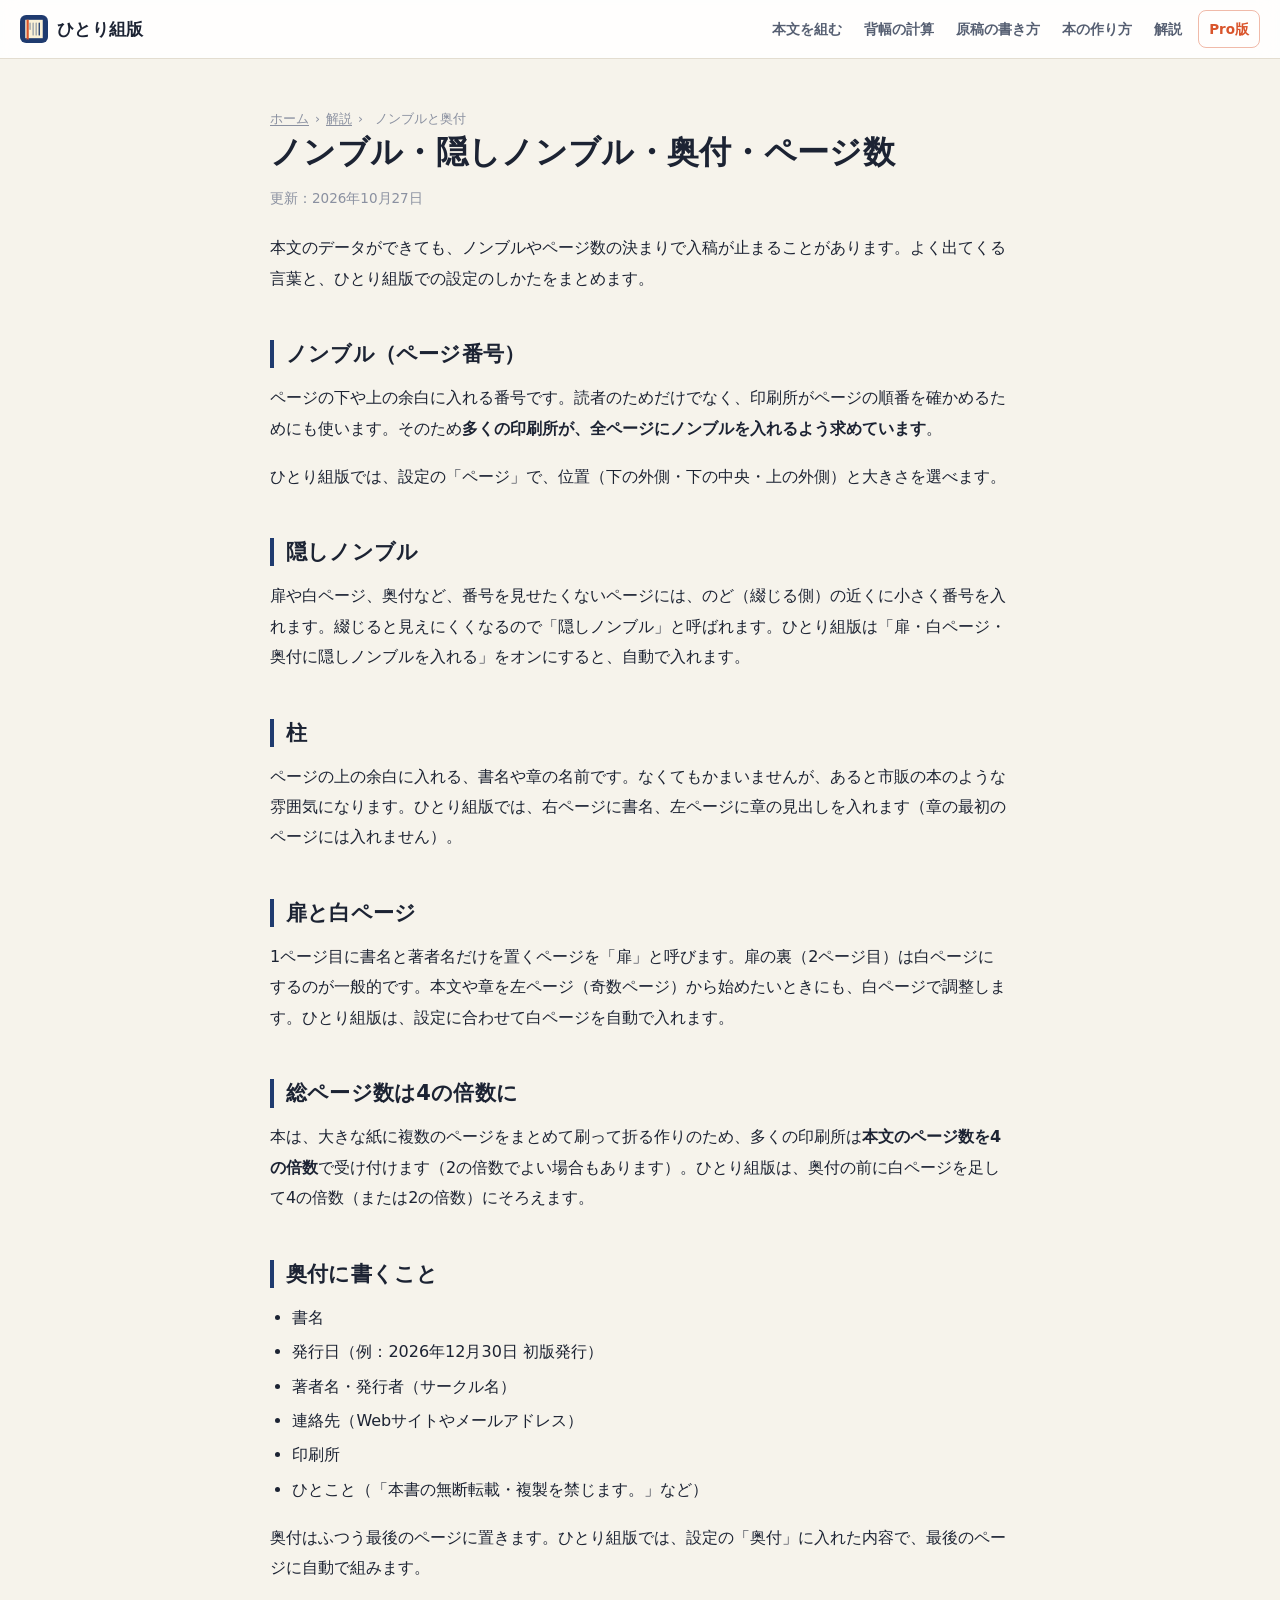
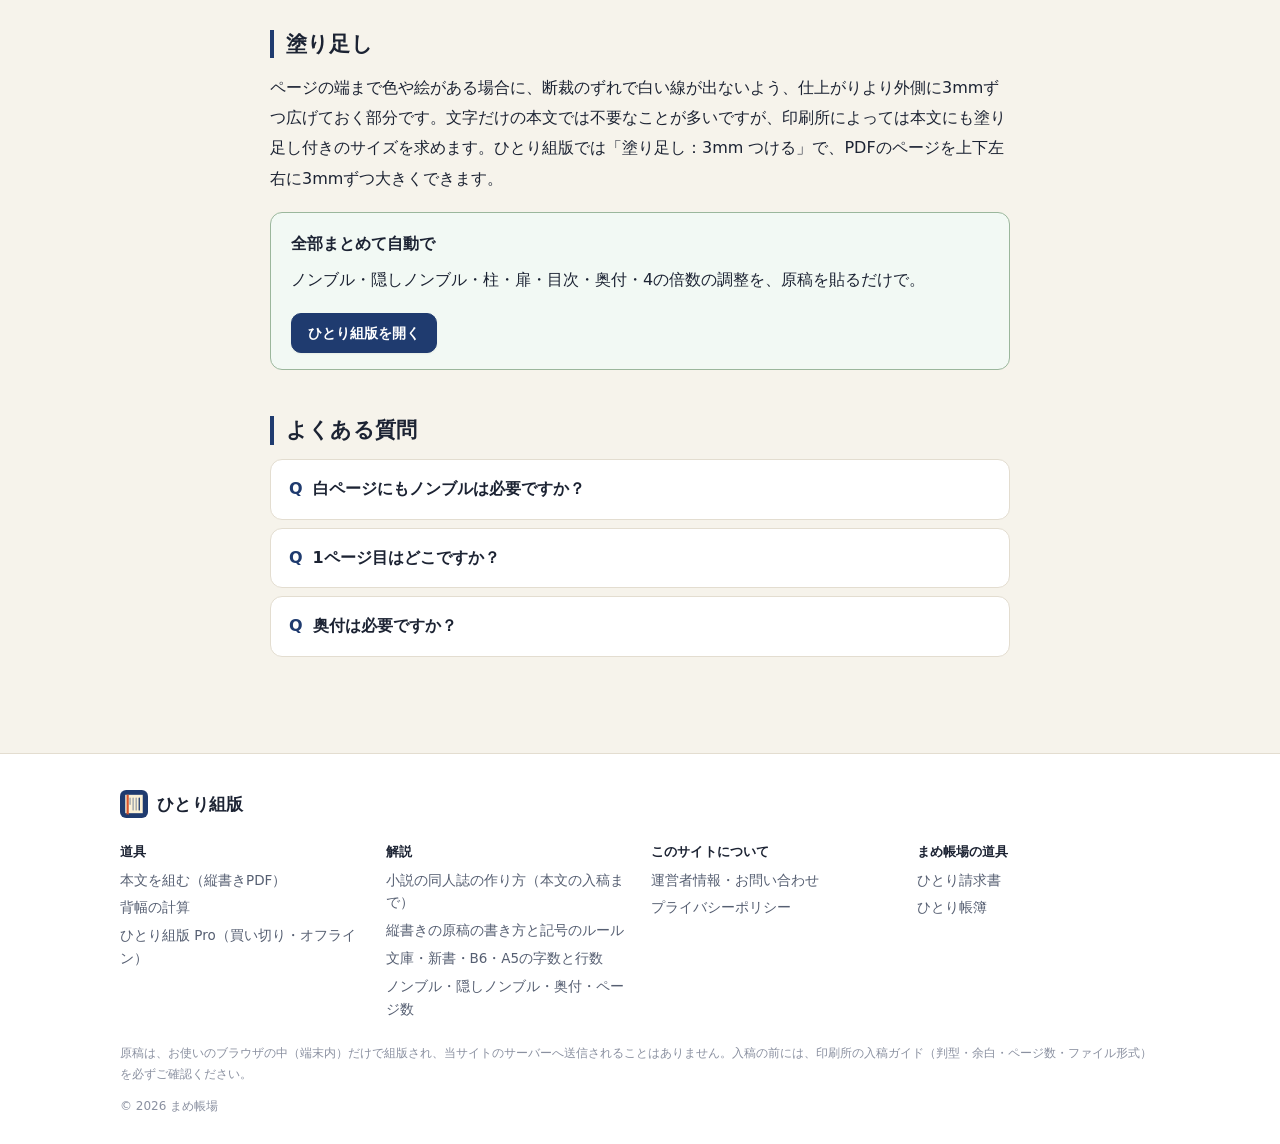
<file: guide/nombre/index.html>
<!doctype html>
<html lang="ja" data-base="../../">
<head>
<meta charset="utf-8">
<meta name="viewport" content="width=device-width, initial-scale=1, viewport-fit=cover">
<title>ノンブル・隠しノンブル・柱・奥付・ページ数の決まり｜同人誌の本文入稿でつまずかないために｜ひとり組版</title>
<meta name="description" content="同人誌の本文を入稿するときにつまずきやすい、ノンブル（ページ番号）と隠しノンブル、柱、扉と白ページ、奥付に書くこと、総ページ数を4の倍数にする理由をまとめました。">
<link rel="canonical" href="https://popopo-bug.github.io/hitori-kumihan/guide/nombre/">
<meta property="og:type" content="article">
<meta property="og:site_name" content="ひとり組版">
<meta property="og:title" content="ノンブル・隠しノンブル・奥付・ページ数の決まり">
<meta property="og:description" content="同人誌の本文を入稿するときにつまずきやすい、ノンブル（ページ番号）と隠しノンブル、柱、扉と白ページ、奥付に書くこと、総ページ数を4の倍数にする理由をまとめました。">
<meta property="og:url" content="https://popopo-bug.github.io/hitori-kumihan/guide/nombre/">
<meta property="og:image" content="https://popopo-bug.github.io/hitori-kumihan/og/default.png">
<meta property="og:locale" content="ja_JP">
<meta name="twitter:card" content="summary_large_image">
<meta name="theme-color" content="#1f3b6f">
<meta name="format-detection" content="telephone=no">
<link rel="icon" href="../../favicon.svg" type="image/svg+xml">
<link rel="icon" href="../../icons/icon-48.png" sizes="48x48" type="image/png">
<link rel="apple-touch-icon" href="../../icons/apple-touch-icon.png">
<link rel="manifest" href="../../manifest.webmanifest">
<link rel="preconnect" href="https://fonts.googleapis.com">
<link rel="preconnect" href="https://fonts.gstatic.com" crossorigin>
<link rel="stylesheet" href="../../assets/style.css?v=259d1262fe">

<script type="application/ld+json">{"@context":"https://schema.org","@graph":[{"@type":"Article","headline":"ノンブル・隠しノンブル・奥付・ページ数","description":"同人誌の本文を入稿するときにつまずきやすい、ノンブル（ページ番号）と隠しノンブル、柱、扉と白ページ、奥付に書くこと、総ページ数を4の倍数にする理由をまとめました。","datePublished":"2026-10-27","dateModified":"2026-10-27","inLanguage":"ja","mainEntityOfPage":"https://popopo-bug.github.io/hitori-kumihan/guide/nombre/","author":{"@type":"Organization","name":"まめ帳場","url":"https://popopo-bug.github.io/hitori-kumihan/"},"publisher":{"@type":"Organization","name":"まめ帳場","url":"https://popopo-bug.github.io/hitori-kumihan/"},"image":"https://popopo-bug.github.io/hitori-kumihan/og/default.png"},{"@type":"BreadcrumbList","itemListElement":[{"@type":"ListItem","position":1,"name":"ホーム","item":"https://popopo-bug.github.io/hitori-kumihan/"},{"@type":"ListItem","position":2,"name":"解説","item":"https://popopo-bug.github.io/hitori-kumihan/guide/"},{"@type":"ListItem","position":3,"name":"ノンブルと奥付","item":"https://popopo-bug.github.io/hitori-kumihan/guide/nombre/"}]},{"@type":"FAQPage","mainEntity":[{"@type":"Question","name":"白ページにもノンブルは必要ですか？","acceptedAnswer":{"@type":"Answer","text":"多くの印刷所は、ページの順番を確かめるために全ページにノンブルを求めています。見せたくないページには、のど（綴じる側）の近くに小さく入れる「隠しノンブル」を使います。決まりは印刷所ごとに違うので、入稿ガイドで確かめてください。"}},{"@type":"Question","name":"1ページ目はどこですか？","acceptedAnswer":{"@type":"Answer","text":"表紙をめくった最初のページが1ページ目です。縦書きの右綴じの本では、1ページ目は左側のページになり、奇数ページが左、偶数ページが右に来ます。"}},{"@type":"Question","name":"奥付は必要ですか？","acceptedAnswer":{"@type":"Answer","text":"法律で義務づけられているわけではありませんが、同人誌即売会の多くは、発行者や連絡先を本に書くことを求めています。書名・発行日・発行者・連絡先・印刷所を入れておくと安心です。"}}]}]}</script>
</head>
<body data-page="guide-nombre">
<a class="skip" href="#main">本文へスキップ</a>
<header class="site-header">
  <div class="wrap wrap-wide hd">
    <a class="brand" href="../../"><img src="../../favicon.svg" alt="" width="28" height="28"><span>ひとり組版</span></a>
    <button type="button" class="btn btn-ghost btn-sm nav-toggle" aria-expanded="false" aria-controls="site-nav">メニュー</button>
    <nav id="site-nav" class="nav" aria-label="メインメニュー">
      <a href="../../">本文を組む</a>
      <a href="../../tools/sehaba/">背幅の計算</a>
      <a href="../../guide/kakikata/">原稿の書き方</a>
      <a href="../../guide/doujin/">本の作り方</a>
      <a href="../../guide/">解説</a>
      <a class="nav-pro" href="../../pro/">Pro版</a>
    </nav>
  </div>
</header>
<main id="main">
<article class="wrap wrap-narrow prose">
  <nav class="crumbs" aria-label="パンくずリスト"><a href="../../">ホーム</a><span>›</span><a href="../../guide/">解説</a><span>›</span><span aria-current="page">ノンブルと奥付</span></nav>
  <h1>ノンブル・隠しノンブル・奥付・ページ数</h1>
  <p class="meta">更新：2026年10月27日</p>
  <p>本文のデータができても、ノンブルやページ数の決まりで入稿が止まることがあります。よく出てくる言葉と、ひとり組版での設定のしかたをまとめます。</p>

  <h2>ノンブル（ページ番号）</h2>
  <p>ページの下や上の余白に入れる番号です。読者のためだけでなく、印刷所がページの順番を確かめるためにも使います。そのため<b>多くの印刷所が、全ページにノンブルを入れるよう求めています</b>。</p>
  <p>ひとり組版では、設定の「ページ」で、位置（下の外側・下の中央・上の外側）と大きさを選べます。</p>

  <h2>隠しノンブル</h2>
  <p>扉や白ページ、奥付など、番号を見せたくないページには、のど（綴じる側）の近くに小さく番号を入れます。綴じると見えにくくなるので「隠しノンブル」と呼ばれます。ひとり組版は「扉・白ページ・奥付に隠しノンブルを入れる」をオンにすると、自動で入れます。</p>

  <h2>柱</h2>
  <p>ページの上の余白に入れる、書名や章の名前です。なくてもかまいませんが、あると市販の本のような雰囲気になります。ひとり組版では、右ページに書名、左ページに章の見出しを入れます（章の最初のページには入れません）。</p>

  <h2>扉と白ページ</h2>
  <p>1ページ目に書名と著者名だけを置くページを「扉」と呼びます。扉の裏（2ページ目）は白ページにするのが一般的です。本文や章を左ページ（奇数ページ）から始めたいときにも、白ページで調整します。ひとり組版は、設定に合わせて白ページを自動で入れます。</p>

  <h2>総ページ数は4の倍数に</h2>
  <p>本は、大きな紙に複数のページをまとめて刷って折る作りのため、多くの印刷所は<b>本文のページ数を4の倍数</b>で受け付けます（2の倍数でよい場合もあります）。ひとり組版は、奥付の前に白ページを足して4の倍数（または2の倍数）にそろえます。</p>

  <h2>奥付に書くこと</h2>
  <ul>
    <li>書名</li>
    <li>発行日（例：2026年12月30日 初版発行）</li>
    <li>著者名・発行者（サークル名）</li>
    <li>連絡先（Webサイトやメールアドレス）</li>
    <li>印刷所</li>
    <li>ひとこと（「本書の無断転載・複製を禁じます。」など）</li>
  </ul>
  <p>奥付はふつう最後のページに置きます。ひとり組版では、設定の「奥付」に入れた内容で、最後のページに自動で組みます。</p>

  <h2>塗り足し</h2>
  <p>ページの端まで色や絵がある場合に、断裁のずれで白い線が出ないよう、仕上がりより外側に3mmずつ広げておく部分です。文字だけの本文では不要なことが多いですが、印刷所によっては本文にも塗り足し付きのサイズを求めます。ひとり組版では「塗り足し：3mm つける」で、PDFのページを上下左右に3mmずつ大きくできます。</p>
  <div class="box box-ok"><div class="box-h">全部まとめて自動で</div><p>ノンブル・隠しノンブル・柱・扉・目次・奥付・4の倍数の調整を、原稿を貼るだけで。</p><p><a class="btn btn-primary" href="../../">ひとり組版を開く</a></p></div>
  <section class="faq"><h2 id="faq">よくある質問</h2><details><summary>白ページにもノンブルは必要ですか？</summary><div class="a"><p>多くの印刷所は、ページの順番を確かめるために全ページにノンブルを求めています。見せたくないページには、のど（綴じる側）の近くに小さく入れる「隠しノンブル」を使います。決まりは印刷所ごとに違うので、入稿ガイドで確かめてください。</p></div></details><details><summary>1ページ目はどこですか？</summary><div class="a"><p>表紙をめくった最初のページが1ページ目です。縦書きの右綴じの本では、1ページ目は左側のページになり、奇数ページが左、偶数ページが右に来ます。</p></div></details><details><summary>奥付は必要ですか？</summary><div class="a"><p>法律で義務づけられているわけではありませんが、同人誌即売会の多くは、発行者や連絡先を本に書くことを求めています。書名・発行日・発行者・連絡先・印刷所を入れておくと安心です。</p></div></details></section>
</article>

</main>
<footer class="site-footer">
  <div class="wrap">
    <a class="brand" href="../../"><img src="../../favicon.svg" alt="" width="24" height="24"><span>ひとり組版</span></a>
    <div class="ft-cols">
      <div><h4>道具</h4><ul>
        <li><a href="../../">本文を組む（縦書きPDF）</a></li>
        <li><a href="../../tools/sehaba/">背幅の計算</a></li>
        <li><a href="../../pro/">ひとり組版 Pro（買い切り・オフライン）</a></li>
      </ul></div>
      <div><h4>解説</h4><ul>
        <li><a href="../../guide/doujin/">小説の同人誌の作り方（本文の入稿まで）</a></li>
        <li><a href="../../guide/kakikata/">縦書きの原稿の書き方と記号のルール</a></li>
        <li><a href="../../guide/hangata/">文庫・新書・B6・A5の字数と行数</a></li>
        <li><a href="../../guide/nombre/">ノンブル・隠しノンブル・奥付・ページ数</a></li>
      </ul></div>
      <div><h4>このサイトについて</h4><ul>
        <li><a href="../../about/">運営者情報・お問い合わせ</a></li>
        <li><a href="../../privacy/">プライバシーポリシー</a></li>
      </ul></div>
      <div><h4>まめ帳場の道具</h4><ul>
        <li><a href="https://popopo-bug.github.io/hitori-seikyu/">ひとり請求書</a></li><li><a href="https://popopo-bug.github.io/hitori-chobo/">ひとり帳簿</a></li>
      </ul></div>
    </div>
    <p class="ft-note">原稿は、お使いのブラウザの中（端末内）だけで組版され、当サイトのサーバーへ送信されることはありません。入稿の前には、印刷所の入稿ガイド（判型・余白・ページ数・ファイル形式）を必ずご確認ください。</p>
    <p class="ft-copy">© 2026 まめ帳場</p>
  </div>
</footer>
<script>window.HK_CONFIG = {"siteName":"ひとり組版","proUrl":"https://booth.pm/ja/items/9053393","trialUrl":"https://booth.pm/ja/items/9053410","proPrice":"1,480円（発売記念 980円）","freeLimit":32,"adsenseClient":"","adsenseSlots":{"content":"","footer":""},"affiliates":{},"contactUrl":"","siteUrl":"https://popopo-bug.github.io/hitori-kumihan/"};</script>
<script src="../../assets/app.js?v=259d1262fe" defer></script>
</body>
</html>
</file>
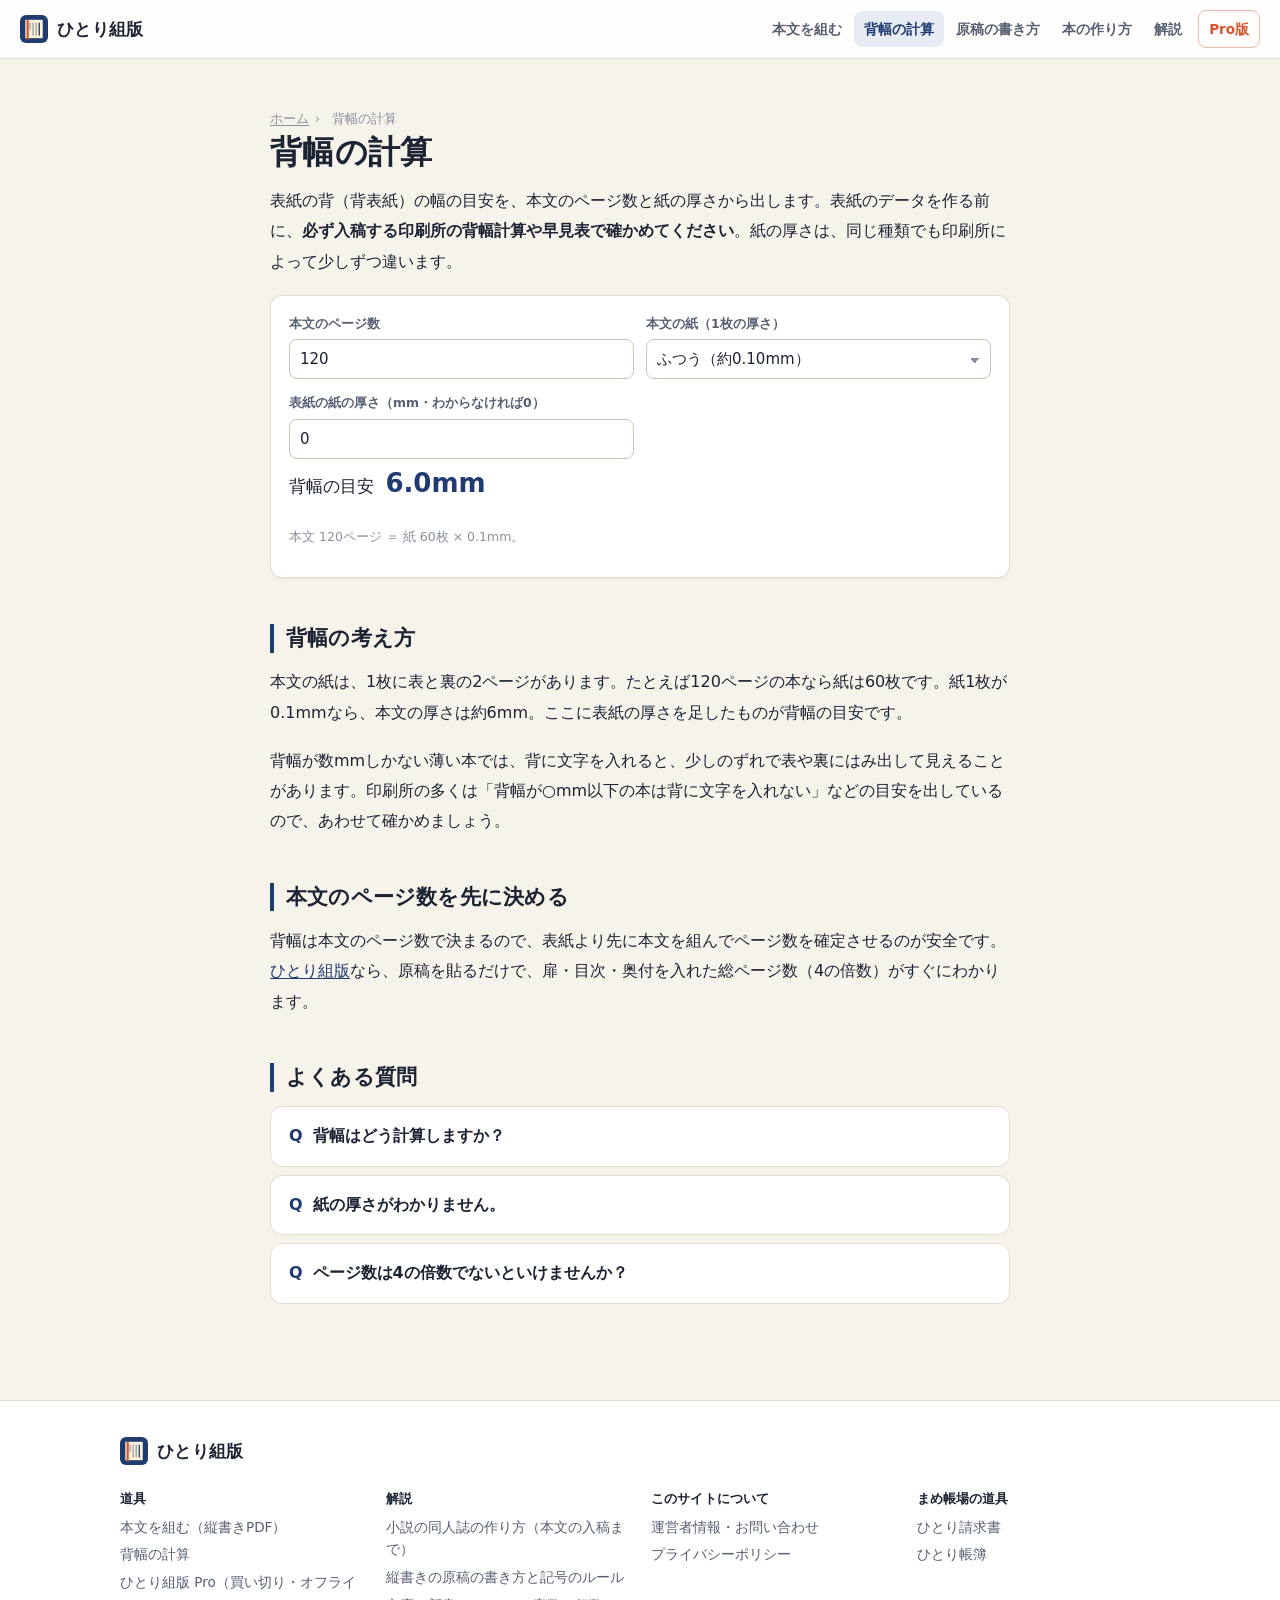
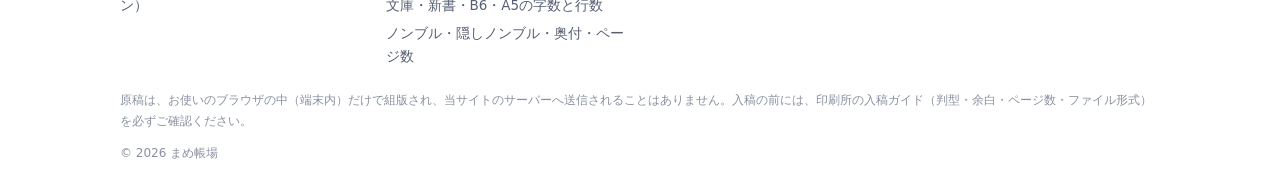
<file: tools/sehaba/index.html>
<!doctype html>
<html lang="ja" data-base="../../">
<head>
<meta charset="utf-8">
<meta name="viewport" content="width=device-width, initial-scale=1, viewport-fit=cover">
<title>背幅の計算｜同人誌・小説本の表紙の背の幅（ページ数と紙の厚さから）｜ひとり組版</title>
<meta name="description" content="同人誌や小説本の表紙を作るときの背幅（背表紙の幅）の目安を、本文のページ数と紙の厚さから計算します。本文の紙は1枚で2ページ。最後は必ず印刷所の背幅計算で確かめてください。">
<link rel="canonical" href="https://popopo-bug.github.io/hitori-kumihan/tools/sehaba/">
<meta property="og:type" content="website">
<meta property="og:site_name" content="ひとり組版">
<meta property="og:title" content="背幅の計算 — 同人誌の表紙の背の幅の目安">
<meta property="og:description" content="同人誌や小説本の表紙を作るときの背幅（背表紙の幅）の目安を、本文のページ数と紙の厚さから計算します。本文の紙は1枚で2ページ。最後は必ず印刷所の背幅計算で確かめてください。">
<meta property="og:url" content="https://popopo-bug.github.io/hitori-kumihan/tools/sehaba/">
<meta property="og:image" content="https://popopo-bug.github.io/hitori-kumihan/og/default.png">
<meta property="og:locale" content="ja_JP">
<meta name="twitter:card" content="summary_large_image">
<meta name="theme-color" content="#1f3b6f">
<meta name="format-detection" content="telephone=no">
<link rel="icon" href="../../favicon.svg" type="image/svg+xml">
<link rel="icon" href="../../icons/icon-48.png" sizes="48x48" type="image/png">
<link rel="apple-touch-icon" href="../../icons/apple-touch-icon.png">
<link rel="manifest" href="../../manifest.webmanifest">
<link rel="preconnect" href="https://fonts.googleapis.com">
<link rel="preconnect" href="https://fonts.gstatic.com" crossorigin>
<link rel="stylesheet" href="../../assets/style.css?v=259d1262fe">

<script type="application/ld+json">{"@context":"https://schema.org","@graph":[{"@type":"WebApplication","name":"背幅の計算","url":"https://popopo-bug.github.io/hitori-kumihan/tools/sehaba/","applicationCategory":"DesignApplication","operatingSystem":"Web","inLanguage":"ja","offers":{"@type":"Offer","price":"0","priceCurrency":"JPY"},"description":"同人誌や小説本の表紙を作るときの背幅（背表紙の幅）の目安を、本文のページ数と紙の厚さから計算します。本文の紙は1枚で2ページ。最後は必ず印刷所の背幅計算で確かめてください。"},{"@type":"BreadcrumbList","itemListElement":[{"@type":"ListItem","position":1,"name":"ホーム","item":"https://popopo-bug.github.io/hitori-kumihan/"},{"@type":"ListItem","position":2,"name":"背幅の計算","item":"https://popopo-bug.github.io/hitori-kumihan/tools/sehaba/"}]},{"@type":"FAQPage","mainEntity":[{"@type":"Question","name":"背幅はどう計算しますか？","acceptedAnswer":{"@type":"Answer","text":"本文の紙は1枚に表と裏の2ページがあるので、「ページ数 ÷ 2 × 紙1枚の厚さ」が本文の厚さです。これに表紙の紙の厚さ（表と裏の2枚分）を足したものが背幅の目安です。"}},{"@type":"Question","name":"紙の厚さがわかりません。","acceptedAnswer":{"@type":"Answer","text":"紙の厚さは、紙の種類と「連量（kg）」で変わります。多くの同人誌印刷所は、紙の種類とページ数を入れると背幅を出してくれる計算ページや早見表を用意しています。表紙を作る前に、必ず入稿する印刷所の値で確かめてください。"}},{"@type":"Question","name":"ページ数は4の倍数でないといけませんか？","acceptedAnswer":{"@type":"Answer","text":"多くの印刷所は、本文のページ数を4の倍数で受け付けます（2の倍数でよい印刷所や製本もあります）。ひとり組版では、白ページを足して4の倍数にそろえられます。"}}]}]}</script>
</head>
<body data-page="tools-sehaba">
<a class="skip" href="#main">本文へスキップ</a>
<header class="site-header">
  <div class="wrap wrap-wide hd">
    <a class="brand" href="../../"><img src="../../favicon.svg" alt="" width="28" height="28"><span>ひとり組版</span></a>
    <button type="button" class="btn btn-ghost btn-sm nav-toggle" aria-expanded="false" aria-controls="site-nav">メニュー</button>
    <nav id="site-nav" class="nav" aria-label="メインメニュー">
      <a href="../../">本文を組む</a>
      <a href="../../tools/sehaba/" aria-current="page">背幅の計算</a>
      <a href="../../guide/kakikata/">原稿の書き方</a>
      <a href="../../guide/doujin/">本の作り方</a>
      <a href="../../guide/">解説</a>
      <a class="nav-pro" href="../../pro/">Pro版</a>
    </nav>
  </div>
</header>
<main id="main">
<article class="wrap wrap-narrow prose">
  <nav class="crumbs" aria-label="パンくずリスト"><a href="../../">ホーム</a><span>›</span><span aria-current="page">背幅の計算</span></nav>
  <h1>背幅の計算</h1>
  <p>表紙の背（背表紙）の幅の目安を、本文のページ数と紙の厚さから出します。表紙のデータを作る前に、<b>必ず入稿する印刷所の背幅計算や早見表で確かめてください</b>。紙の厚さは、同じ種類でも印刷所によって少しずつ違います。</p>
  <div class="card" data-app="sehaba">
    <form class="grid g2" onsubmit="return false">
      <div class="f"><label class="f-label" for="sh-pages">本文のページ数</label><input class="in" id="sh-pages" name="pages" type="number" inputmode="numeric" min="4" step="4" value="120"></div>
      <div class="f"><label class="f-label" for="sh-paper">本文の紙（1枚の厚さ）</label><select class="in" id="sh-paper" name="paper">
        <option value="0.08">薄め（約0.08mm）</option>
        <option value="0.1" selected>ふつう（約0.10mm）</option>
        <option value="0.12">厚め（約0.12mm）</option>
        <option value="0.14">かなり厚め（約0.14mm）</option>
        <option value="other">印刷所の値を入れる</option>
      </select></div>
      <div class="f" hidden><label class="f-label" for="sh-thick">紙1枚の厚さ（mm）</label><input class="in" id="sh-thick" name="thick" type="number" inputmode="decimal" min="0.03" max="0.5" step="0.001" value="0.1"></div>
      <div class="f"><label class="f-label" for="sh-cover">表紙の紙の厚さ（mm・わからなければ0）</label><input class="in" id="sh-cover" name="cover" type="number" inputmode="decimal" min="0" max="1" step="0.01" value="0"></div>
    </form>
    <div data-out aria-live="polite"></div>
  </div>
  <h2>背幅の考え方</h2>
  <p>本文の紙は、1枚に表と裏の2ページがあります。たとえば120ページの本なら紙は60枚です。紙1枚が0.1mmなら、本文の厚さは約6mm。ここに表紙の厚さを足したものが背幅の目安です。</p>
  <p>背幅が数mmしかない薄い本では、背に文字を入れると、少しのずれで表や裏にはみ出して見えることがあります。印刷所の多くは「背幅が○mm以下の本は背に文字を入れない」などの目安を出しているので、あわせて確かめましょう。</p>
  <h2>本文のページ数を先に決める</h2>
  <p>背幅は本文のページ数で決まるので、表紙より先に本文を組んでページ数を確定させるのが安全です。<a href="../../">ひとり組版</a>なら、原稿を貼るだけで、扉・目次・奥付を入れた総ページ数（4の倍数）がすぐにわかります。</p>
  <section class="faq"><h2 id="faq">よくある質問</h2><details><summary>背幅はどう計算しますか？</summary><div class="a"><p>本文の紙は1枚に表と裏の2ページがあるので、「ページ数 ÷ 2 × 紙1枚の厚さ」が本文の厚さです。これに表紙の紙の厚さ（表と裏の2枚分）を足したものが背幅の目安です。</p></div></details><details><summary>紙の厚さがわかりません。</summary><div class="a"><p>紙の厚さは、紙の種類と「連量（kg）」で変わります。多くの同人誌印刷所は、紙の種類とページ数を入れると背幅を出してくれる計算ページや早見表を用意しています。表紙を作る前に、必ず入稿する印刷所の値で確かめてください。</p></div></details><details><summary>ページ数は4の倍数でないといけませんか？</summary><div class="a"><p>多くの印刷所は、本文のページ数を4の倍数で受け付けます（2の倍数でよい印刷所や製本もあります）。ひとり組版では、白ページを足して4の倍数にそろえられます。</p></div></details></section>
</article>

</main>
<footer class="site-footer">
  <div class="wrap">
    <a class="brand" href="../../"><img src="../../favicon.svg" alt="" width="24" height="24"><span>ひとり組版</span></a>
    <div class="ft-cols">
      <div><h4>道具</h4><ul>
        <li><a href="../../">本文を組む（縦書きPDF）</a></li>
        <li><a href="../../tools/sehaba/">背幅の計算</a></li>
        <li><a href="../../pro/">ひとり組版 Pro（買い切り・オフライン）</a></li>
      </ul></div>
      <div><h4>解説</h4><ul>
        <li><a href="../../guide/doujin/">小説の同人誌の作り方（本文の入稿まで）</a></li>
        <li><a href="../../guide/kakikata/">縦書きの原稿の書き方と記号のルール</a></li>
        <li><a href="../../guide/hangata/">文庫・新書・B6・A5の字数と行数</a></li>
        <li><a href="../../guide/nombre/">ノンブル・隠しノンブル・奥付・ページ数</a></li>
      </ul></div>
      <div><h4>このサイトについて</h4><ul>
        <li><a href="../../about/">運営者情報・お問い合わせ</a></li>
        <li><a href="../../privacy/">プライバシーポリシー</a></li>
      </ul></div>
      <div><h4>まめ帳場の道具</h4><ul>
        <li><a href="https://popopo-bug.github.io/hitori-seikyu/">ひとり請求書</a></li><li><a href="https://popopo-bug.github.io/hitori-chobo/">ひとり帳簿</a></li>
      </ul></div>
    </div>
    <p class="ft-note">原稿は、お使いのブラウザの中（端末内）だけで組版され、当サイトのサーバーへ送信されることはありません。入稿の前には、印刷所の入稿ガイド（判型・余白・ページ数・ファイル形式）を必ずご確認ください。</p>
    <p class="ft-copy">© 2026 まめ帳場</p>
  </div>
</footer>
<script>window.HK_CONFIG = {"siteName":"ひとり組版","proUrl":"https://booth.pm/ja/items/9053393","trialUrl":"https://booth.pm/ja/items/9053410","proPrice":"1,480円（発売記念 980円）","freeLimit":32,"adsenseClient":"","adsenseSlots":{"content":"","footer":""},"affiliates":{},"contactUrl":"","siteUrl":"https://popopo-bug.github.io/hitori-kumihan/"};</script>
<script src="../../assets/app.js?v=259d1262fe" defer></script>
</body>
</html>
</file>
<file: assets/style.css>
/* ---- base.css ---- */
/* ひとり組版 — base（まめ帳場の色：藍・朱・豆のクリーム・紙） */
:root {
  --bg: #f6f3eb;
  --surface: #ffffff;
  --surface-2: #f2eee4;
  --text: #1c2333;
  --text-2: #565f72;
  --text-3: #8a90a0;
  --border: #e3ddd0;
  --border-strong: #cdc6b6;
  --primary: #1f3b6f;
  --primary-hover: #142a52;
  --primary-soft: #e6ebf4;
  --primary-ink: #ffffff;
  --accent: #d9542b;
  --accent-soft: #fbe9e2;
  --cream: #fbf1d6;
  --ok: #2f7d4f;
  --ok-soft: #e4f2e8;
  --warn: #9a5800;
  --warn-soft: #fff1d6;
  --danger: #c0262d;
  --danger-soft: #fdeceb;
  --radius: 12px;
  --radius-sm: 8px;
  --shadow-sm: 0 1px 2px rgba(40, 32, 15, 0.06);
  --shadow: 0 1px 3px rgba(40, 32, 15, 0.07), 0 6px 16px rgba(40, 32, 15, 0.05);
  --font: system-ui, -apple-system, 'Segoe UI', 'Hiragino Sans', 'Hiragino Kaku Gothic ProN', 'Noto Sans JP', 'Yu Gothic UI', Meiryo, sans-serif;
  --mono: ui-monospace, 'SFMono-Regular', Consolas, monospace;
  color-scheme: light;
}

@media (prefers-color-scheme: dark) {
  :root:not([data-theme='light']) {
    --bg: #10141c;
    --surface: #171c26;
    --surface-2: #1e2531;
    --text: #e8eaef;
    --text-2: #a9b0bf;
    --text-3: #7d8597;
    --border: #2b3242;
    --border-strong: #3b4456;
    --primary: #8fb0ec;
    --primary-hover: #a9c2f2;
    --primary-soft: #1d2a44;
    --primary-ink: #0c1220;
    --accent: #f08a63;
    --accent-soft: #3a2018;
    --cream: #2e2a1d;
    --ok: #5cc48d;
    --ok-soft: #14301f;
    --warn: #f0b552;
    --warn-soft: #33270f;
    --danger: #ff7b7b;
    --danger-soft: #3a1717;
    --shadow-sm: 0 1px 2px rgba(0, 0, 0, 0.4);
    --shadow: 0 1px 3px rgba(0, 0, 0, 0.4), 0 6px 16px rgba(0, 0, 0, 0.25);
    color-scheme: dark;
  }
}
:root[data-theme='dark'] {
  --bg: #10141c;
  --surface: #171c26;
  --surface-2: #1e2531;
  --text: #e8eaef;
  --text-2: #a9b0bf;
  --text-3: #7d8597;
  --border: #2b3242;
  --border-strong: #3b4456;
  --primary: #8fb0ec;
  --primary-hover: #a9c2f2;
  --primary-soft: #1d2a44;
  --primary-ink: #0c1220;
  --accent: #f08a63;
  --accent-soft: #3a2018;
  --cream: #2e2a1d;
  --ok: #5cc48d;
  --ok-soft: #14301f;
  --warn: #f0b552;
  --warn-soft: #33270f;
  --danger: #ff7b7b;
  --danger-soft: #3a1717;
  color-scheme: dark;
}

*, *::before, *::after { box-sizing: border-box; }
html { -webkit-text-size-adjust: 100%; text-size-adjust: 100%; }
body {
  margin: 0;
  background: var(--bg);
  color: var(--text);
  font-family: var(--font);
  font-size: 15px;
  line-height: 1.7;
  -webkit-font-smoothing: antialiased;
}
img, svg { max-width: 100%; }
a { color: var(--primary); text-underline-offset: 2px; }
a:hover { color: var(--primary-hover); }
h1, h2, h3, h4 { line-height: 1.35; margin: 0 0 0.5em; letter-spacing: 0.01em; }
p { margin: 0 0 1em; }
[hidden] { display: none !important; }
:focus-visible { outline: 2px solid var(--primary); outline-offset: 2px; }
.ico { width: 18px; height: 18px; fill: none; stroke: currentColor; stroke-width: 1.8; stroke-linecap: round; stroke-linejoin: round; flex: none; }

/* ---- buttons ---- */
.btn {
  display: inline-flex; align-items: center; justify-content: center; gap: 6px;
  min-height: 40px; padding: 8px 16px;
  border: 1px solid var(--border-strong); border-radius: 10px;
  background: var(--surface); color: var(--text);
  font: inherit; font-size: 14px; font-weight: 600; line-height: 1.2;
  cursor: pointer; text-decoration: none; white-space: nowrap;
  transition: background 0.15s, border-color 0.15s, color 0.15s, box-shadow 0.15s;
}
.btn:hover { background: var(--surface-2); color: var(--text); }
.btn-primary { background: var(--primary); border-color: var(--primary); color: var(--primary-ink); box-shadow: var(--shadow-sm); }
.btn-primary:hover { background: var(--primary-hover); border-color: var(--primary-hover); color: var(--primary-ink); }
.btn-accent { background: var(--accent); border-color: var(--accent); color: #fff; }
.btn-accent:hover { filter: brightness(0.94); background: var(--accent); color: #fff; }
.btn-ghost { background: transparent; }
.btn-link { border-color: transparent; background: transparent; color: var(--text-2); font-weight: 500; text-decoration: underline; }
.btn-link:hover { background: transparent; color: var(--danger); }
.btn-sm { min-height: 32px; padding: 5px 12px; font-size: 13px; border-radius: 8px; }
.btn-lg { min-height: 52px; padding: 12px 26px; font-size: 16px; border-radius: 12px; }
.btn-danger { color: var(--danger); border-color: var(--danger); background: transparent; }
.btn-danger:hover { background: var(--danger-soft); color: var(--danger); }
.ib {
  width: 28px; height: 28px; display: inline-grid; place-items: center;
  border: 1px solid transparent; border-radius: 6px; background: transparent; color: var(--text-3);
  font: inherit; font-size: 14px; cursor: pointer;
}
.ib:hover { background: var(--surface-2); color: var(--text); }
.ib-del:hover { color: var(--danger); background: var(--danger-soft); }
.chip {
  border: 1px solid var(--border); background: var(--surface); color: var(--text-2);
  border-radius: 999px; padding: 3px 11px; font: inherit; font-size: 12.5px; cursor: pointer;
}
.chip:hover { border-color: var(--primary); color: var(--primary); }

/* ---- form ---- */
.in {
  width: 100%; min-height: 40px; padding: 8px 10px;
  border: 1px solid var(--border-strong); border-radius: var(--radius-sm);
  background: var(--surface); color: var(--text);
  font: inherit; font-size: 15px; line-height: 1.4;
  transition: border-color 0.15s, box-shadow 0.15s;
}
.in:hover { border-color: var(--text-3); }
.in:focus { outline: none; border-color: var(--primary); box-shadow: 0 0 0 3px var(--primary-soft); }
.in::placeholder { color: var(--text-3); }
textarea.in { resize: vertical; min-height: 64px; }
select.in { padding-right: 28px; appearance: none; background-image: linear-gradient(45deg, transparent 50%, var(--text-3) 50%), linear-gradient(135deg, var(--text-3) 50%, transparent 50%); background-position: calc(100% - 15px) 52%, calc(100% - 10px) 52%; background-size: 5px 5px; background-repeat: no-repeat; }
.in.num { text-align: right; font-variant-numeric: tabular-nums; }
.f { display: flex; flex-direction: column; gap: 4px; min-width: 0; }
.f-label { font-size: 12.5px; font-weight: 600; color: var(--text-2); display: flex; align-items: baseline; gap: 8px; flex-wrap: wrap; }
.f-label small { font-weight: 500; color: var(--text-3); font-size: 11.5px; }
.f-msg { font-size: 12px; color: var(--text-3); min-height: 0; }
.f-msg.is-error { color: var(--danger); }
.grid { display: grid; gap: 12px; }
.g2 { grid-template-columns: repeat(2, minmax(0, 1fr)); }
.g3 { grid-template-columns: repeat(3, minmax(0, 1fr)); }
.span2 { grid-column: span 2; }
@media (max-width: 560px) {
  .g2, .g3 { grid-template-columns: minmax(0, 1fr); }
  .span2 { grid-column: auto; }
}

.seg { display: inline-flex; flex-wrap: wrap; border: 1px solid var(--border-strong); border-radius: 10px; padding: 3px; background: var(--surface-2); gap: 2px; }
.seg label { position: relative; }
.seg input { position: absolute; opacity: 0; inset: 0; margin: 0; cursor: pointer; }
.seg span { display: block; padding: 5px 12px; border-radius: 7px; font-size: 13.5px; color: var(--text-2); cursor: pointer; white-space: nowrap; }
.seg input:checked + span { background: var(--surface); color: var(--text); font-weight: 700; box-shadow: var(--shadow-sm); }
.seg input:focus-visible + span { outline: 2px solid var(--primary); }

.tg { position: relative; display: inline-flex; align-items: center; gap: 10px; cursor: pointer; font-size: 14px; user-select: none; padding: 4px 0; }
.tg input { position: absolute; opacity: 0; width: 1px; height: 1px; }
.tg-ui { width: 38px; height: 22px; border-radius: 999px; background: var(--border-strong); position: relative; flex: none; transition: background 0.15s; }
.tg-ui::after { content: ''; position: absolute; top: 3px; left: 3px; width: 16px; height: 16px; border-radius: 50%; background: #fff; box-shadow: 0 1px 2px rgba(0, 0, 0, 0.25); transition: transform 0.15s; }
.tg input:checked + .tg-ui { background: var(--primary); }
.tg input:checked + .tg-ui::after { transform: translateX(16px); }
.tg input:focus-visible + .tg-ui { outline: 2px solid var(--primary); outline-offset: 2px; }

.card { background: var(--surface); border: 1px solid var(--border); border-radius: var(--radius); padding: 16px 18px; box-shadow: var(--shadow-sm); }
.card-h { font-size: 15px; font-weight: 700; margin: 0 0 12px; display: flex; align-items: baseline; gap: 6px; }
.card-sub { font-size: 12.5px; font-weight: 500; color: var(--text-3); }
details.card > summary { cursor: pointer; list-style: none; margin: 0; }
details.card > summary::-webkit-details-marker { display: none; }
details.card > summary::after { content: '＋'; margin-left: auto; color: var(--text-3); font-weight: 400; }
details.card[open] > summary { margin-bottom: 12px; }
details.card[open] > summary::after { content: '－'; }
.sub-h { font-size: 13px; color: var(--text-2); margin: 16px 0 8px; padding-top: 12px; border-top: 1px dashed var(--border); }
.hint { font-size: 12.5px; color: var(--text-3); margin: 8px 0 0; line-height: 1.6; }
.notice { font-size: 13px; background: var(--surface-2); border-radius: var(--radius-sm); padding: 8px 12px; margin: 8px 0 0; color: var(--text-2); }
.notice b { color: var(--text); }

.badge { display: inline-flex; align-items: center; gap: 6px; font-size: 12.5px; font-weight: 700; border-radius: 999px; padding: 4px 12px; background: var(--surface-2); color: var(--text-2); }
.badge.is-ok { background: var(--ok-soft); color: var(--ok); }
.badge.is-warn { background: var(--warn-soft); color: var(--warn); cursor: pointer; }
.badge-details summary { list-style: none; }
.badge-details summary::-webkit-details-marker { display: none; }
.badge-details ul { list-style: none; margin: 8px 0 4px; padding: 10px 12px; background: var(--surface); border: 1px solid var(--border); border-radius: var(--radius-sm); font-size: 12.5px; }
.badge-details li.ng { color: var(--warn); font-weight: 700; }
.badge-details li.ok { color: var(--text-3); }
.badge-details p { font-size: 12px; color: var(--text-3); margin: 4px 0 0; }

.hc-toasts { position: fixed; left: 50%; bottom: 84px; transform: translateX(-50%); display: grid; gap: 8px; z-index: 1000; pointer-events: none; width: min(92vw, 460px); }
.hc-toast { background: #1d2433; color: #fff; padding: 10px 16px; border-radius: 10px; font-size: 14px; box-shadow: 0 8px 24px rgba(0, 0, 0, 0.25); transition: opacity 0.4s, transform 0.4s; text-align: center; }
.hc-toast.is-ok { background: #13643f; }
.hc-toast.is-error { background: #9f1f25; }
.hc-toast.is-out { opacity: 0; transform: translateY(8px); }

dialog.hc-dialog { border: 1px solid var(--border); border-radius: 14px; padding: 0; background: var(--surface); color: var(--text); width: min(560px, 94vw); box-shadow: 0 20px 60px rgba(0, 0, 0, 0.3); }
dialog.hc-dialog::backdrop { background: rgba(10, 15, 25, 0.45); }
.dlg-head { padding: 16px 20px 0; font-weight: 700; font-size: 16px; }
.dlg-body { padding: 12px 20px; }
.dlg-foot { padding: 12px 20px 16px; display: flex; justify-content: flex-end; gap: 8px; border-top: 1px solid var(--border); }

.sr-only { position: absolute; width: 1px; height: 1px; padding: 0; margin: -1px; overflow: hidden; clip: rect(0, 0, 0, 0); border: 0; }

.linkbtn { border: 0; background: none; padding: 0; font: inherit; font-size: 12px; font-weight: 600; color: var(--primary); text-decoration: underline; cursor: pointer; }
.callout { background: var(--warn-soft); color: var(--text); border-radius: 10px; padding: 10px 14px; font-size: 14px; margin: 0 0 10px; }
.callout b { color: var(--warn); }
.callout.is-tip { background: var(--ok-soft); }
.callout.is-tip b { color: var(--ok); }
.pct { display: inline-flex; align-items: center; gap: 6px; }
.pct .in { width: 90px; }
.pct .in-sm { width: 70px; }
.in-sm { min-height: 32px; padding: 4px 8px; font-size: 13.5px; }
.w-140 { width: 140px; }
.w-200 { width: 220px; }
.row-set { display: flex; align-items: center; gap: 10px; flex-wrap: wrap; margin-top: 12px; }
.empty { color: var(--text-3); font-size: 14px; margin: 6px 0; }
.sep { border: 0; border-top: 1px solid var(--border); margin: 14px 0; }
.kv { width: 100%; border-collapse: collapse; font-size: 15px; }
.kv th { text-align: left; font-weight: 500; color: var(--text-2); padding: 8px 0; border-bottom: 1px solid var(--border); }
.kv td { text-align: right; font-variant-numeric: tabular-nums; font-weight: 800; padding: 8px 0; border-bottom: 1px solid var(--border); }

/* ---- tool.css ---- */
/* ひとり組版 — 道具の画面（Web版・Pro版で共通） */
.kh { --kh-h: calc(100vh - 150px); }
.kh-bar { display: flex; align-items: center; gap: 10px; flex-wrap: wrap; padding: 10px 0; }
.kh-tabs { display: none; border: 1px solid var(--border-strong); border-radius: 10px; padding: 3px; background: var(--surface-2); gap: 2px; }
.kh-tabs button { border: 0; background: transparent; font: inherit; font-size: 14px; font-weight: 600; color: var(--text-2); padding: 6px 12px; border-radius: 7px; cursor: pointer; }
.kh-tabs button[aria-selected='true'] { background: var(--surface); color: var(--text); box-shadow: var(--shadow-sm); }
.kh-docs { display: flex; gap: 6px; align-items: center; flex-wrap: wrap; }
.kh-docs select { width: auto; min-width: 180px; min-height: 34px; padding: 4px 30px 4px 10px; font-size: 14px; }
.kh-stat { margin-left: auto; font-size: 14px; color: var(--text-2); }
.kh-stat b { font-size: 20px; color: var(--text); margin: 0 3px; font-variant-numeric: tabular-nums; }

.kh-cols { display: grid; gap: 14px; grid-template-columns: 300px minmax(0, 1fr) minmax(0, 1.25fr); align-items: start; }
.kh-pane { min-width: 0; }
.kh-set { max-height: var(--kh-h); overflow: auto; padding-right: 4px; position: sticky; top: 70px; }
.kh-sec { background: var(--surface); border: 1px solid var(--border); border-radius: 12px; margin-bottom: 8px; }
.kh-sec > summary { cursor: pointer; padding: 10px 14px; font-weight: 700; font-size: 14px; list-style: none; display: flex; }
.kh-sec > summary::-webkit-details-marker { display: none; }
.kh-sec > summary::after { content: '＋'; margin-left: auto; color: var(--text-3); font-weight: 400; }
.kh-sec[open] > summary::after { content: '－'; }
.kh-sec-b { padding: 0 14px 12px; display: grid; gap: 9px; }
.kh-f { display: grid; gap: 3px; }
.kh-f > label { font-size: 12.5px; font-weight: 600; color: var(--text-2); }
.kh-f .in { min-height: 34px; padding: 5px 9px; font-size: 14px; }
.kh-f select.in { padding-right: 28px; }
.kh-num { grid-template-columns: minmax(0, 1fr) 96px; align-items: center; }
.kh-num .in { text-align: right; }
.kh-chk { display: flex; gap: 8px; align-items: flex-start; font-size: 13.5px; cursor: pointer; line-height: 1.5; }
.kh-chk input { margin-top: 3px; accent-color: var(--primary); }
.kh-pro { color: var(--accent); font-weight: 800; }
.kh-geom { background: var(--surface-2); border-radius: 8px; padding: 8px 10px; font-size: 12.5px; color: var(--text-2); line-height: 1.6; }
.kh-geom-t { color: var(--text); font-weight: 600; }
.kh-geom-w { color: var(--danger); font-weight: 600; margin-top: 4px; }
.kh-geom-n { color: var(--warn); margin-top: 4px; }
.kh-backup { background: var(--surface); border: 1px solid var(--border); border-radius: 12px; padding: 12px 14px; font-size: 13px; color: var(--text-2); }
.kh-backup h3 { font-size: 14px; color: var(--text); margin: 0 0 4px; }

.kh-tools { display: flex; gap: 6px; align-items: center; flex-wrap: wrap; margin-bottom: 8px; position: relative; }
.kh-count { margin-left: auto; font-size: 12.5px; color: var(--text-3); font-variant-numeric: tabular-nums; }
.kh-help > summary { list-style: none; }
.kh-help > summary::-webkit-details-marker { display: none; }
.kh-help-body { position: absolute; z-index: 20; left: 0; right: 0; top: 40px; background: var(--surface); border: 1px solid var(--border); border-radius: 12px; box-shadow: var(--shadow); padding: 10px 12px; }
.kh-help-t { border-collapse: collapse; font-size: 13px; width: 100%; }
.kh-help-t th { text-align: left; white-space: nowrap; padding: 4px 10px 4px 0; vertical-align: top; color: var(--text-2); }
.kh-help-t td { padding: 4px 0; }
.kh-help-t code { background: var(--surface-2); border-radius: 4px; padding: 0 4px; font-size: 12.5px; }
.kh-text {
  width: 100%; height: var(--kh-h); min-height: 360px; resize: vertical; padding: 12px 14px;
  border: 1px solid var(--border-strong); border-radius: 12px; background: var(--surface); color: var(--text);
  font: 15px/1.85 'BIZ UDMincho', 'Yu Mincho', 'YuMincho', 'Hiragino Mincho ProN', serif;
}
.kh-text:focus { outline: none; border-color: var(--primary); box-shadow: 0 0 0 3px var(--primary-soft); }
.kh-saved { font-size: 12px; color: var(--text-3); margin: 4px 0 0; min-height: 1.2em; }

.kh-prev { position: sticky; top: 70px; }
.kh-nav { display: flex; gap: 8px; align-items: center; flex-wrap: wrap; margin-bottom: 8px; }
.kh-pos { font-size: 13px; color: var(--text-2); font-variant-numeric: tabular-nums; min-width: 9em; text-align: center; }
.kh-slider { flex: 1 1 120px; accent-color: var(--primary); }
.kh-spread { background: #d9d4c7; border-radius: 12px; padding: 14px 4px; display: flex; justify-content: center; overflow: hidden; }
.kh-pair { display: flex; gap: 6px; }
.kh-pg { position: relative; background: #fff; box-shadow: 0 2px 10px rgba(0, 0, 0, 0.18); flex: none; overflow: hidden; }
.kh-pg-in { transform-origin: 0 0; position: absolute; left: 0; top: 0; }
.kh-pg-no { position: absolute; bottom: -1px; left: 50%; transform: translate(-50%, 100%); font-size: 11px; color: var(--text-3); }
.kh-pg-none { background: transparent; box-shadow: none; border: 1px dashed rgba(0, 0, 0, 0.18); display: grid; place-items: center; color: rgba(0, 0, 0, 0.35); font-size: 12px; }
.kh-warn { list-style: none; padding: 0; margin: 10px 0 0; display: grid; gap: 6px; }
.kh-warn li { background: var(--warn-soft); color: var(--text); border-radius: 8px; padding: 8px 12px; font-size: 13.5px; }

.kh-modal { position: fixed; inset: 0; background: rgba(10, 15, 25, 0.5); z-index: 300; display: grid; place-items: center; padding: 16px; }
.kh-modal-box { background: var(--surface); color: var(--text); border-radius: 14px; padding: 20px 22px; width: min(560px, 100%); max-height: 90vh; overflow: auto; box-shadow: 0 20px 60px rgba(0, 0, 0, 0.3); }
.kh-modal-box h2 { font-size: 18px; margin-bottom: 10px; }
.kh-steps { padding-left: 1.3em; font-size: 14.5px; }
.kh-steps li { margin-bottom: 6px; }
.kh-note { font-size: 13px; color: var(--text-2); }
.kh-m-act { display: flex; gap: 8px; flex-wrap: wrap; justify-content: flex-end; margin: 14px 0 0; }

@media (max-width: 1180px) {
  .kh-cols { grid-template-columns: 280px minmax(0, 1fr); }
  .kh-prev { grid-column: 1 / -1; position: static; }
}
@media (max-width: 760px) {
  .kh-tabs { display: inline-flex; }
  .kh-cols { grid-template-columns: minmax(0, 1fr); }
  .kh-pane { display: none; }
  .kh-pane.is-on { display: block; }
  .kh-set { max-height: none; position: static; overflow: visible; }
  .kh-stat { margin-left: 0; }
  .kh-text { height: 60vh; }
}
@media (min-width: 761px) {
  .kh-pane { display: block; }
}

/* ---- kumi.css ---- */
/* ひとり組版 — 組んだページ（プレビューと印刷で共通） */
.hk-page { position: relative; overflow: hidden; background: #fff; color: #000; -webkit-print-color-adjust: exact; print-color-adjust: exact; }
.hk-trim { position: absolute; }
.hk-trim > * { position: absolute; }
.hk-trim .k, .hk-trim .r, .hk-trim .l, .hk-trim .t {
  writing-mode: vertical-rl; text-orientation: mixed; line-height: 1; white-space: pre; width: 1em;
  font-kerning: none; font-variant-ligatures: none; font-feature-settings: normal; letter-spacing: 0;
}
.hk-trim .t { -webkit-text-combine: horizontal; text-combine-upright: all; height: 1em; text-align: center; }
/* 傍点：点の場所（0.5字）が字の右に取られるので、枠を1.5字にして字を左の1字分に置く */
.hk-trim .em { width: 1.5em; -webkit-text-emphasis: filled sesame; text-emphasis: filled sesame; -webkit-text-emphasis-position: over right; text-emphasis-position: over right; }
.hk-trim .dt { overflow: visible; }
.hk-page.bt-open .em { -webkit-text-emphasis-style: open sesame; text-emphasis-style: open sesame; }
.hk-trim .d { width: 0; border-left: 0 solid #000; }
.hk-trim .ld { width: 0; border-left: 0.35mm dotted #000; }
.hk-trim .nb { color: #000; line-height: 1; white-space: nowrap; font-variant-numeric: tabular-nums; }
.hk-trim .nb.hid { font-size: 1.8mm; }
.hk-trim .rh { font-size: 2.4mm; line-height: 1; white-space: nowrap; }
.hk-trim .ttl { writing-mode: vertical-rl; line-height: 1.5; letter-spacing: 0.12em; }
.hk-trim .aut { writing-mode: vertical-rl; line-height: 1.5; letter-spacing: 0.2em; }
.hk-trim .colo { line-height: 1.7; border-top: 0.3mm solid #000; border-bottom: 0.3mm solid #000; padding: 1.5mm 0; }
.hk-trim .colo-t { font-size: 1.25em; margin-bottom: 1mm; }
.hk-trim .colo table { border-collapse: collapse; font-size: 1em; }
.hk-trim .colo th { font-weight: normal; text-align: left; padding: 0 3mm 0 0; white-space: nowrap; vertical-align: top; }
.hk-trim .colo td { padding: 0; }
.hk-trim .colo p { margin: 1mm 0 0; }
.hk-trim .wm {
  left: 50%; top: 50%; transform: translate(-50%, -50%) rotate(-32deg); font-size: 11mm; color: rgba(0, 0, 0, 0.13);
  white-space: nowrap; font-family: system-ui, sans-serif; font-weight: 700; pointer-events: none;
}

#hk-print { display: none; }
@media print {
  html, body { background: #fff !important; margin: 0 !important; padding: 0 !important; }
  body > *:not(#hk-print) { display: none !important; }
  #hk-print { display: block !important; }
  #hk-print .hk-page { break-after: page; page-break-after: always; margin: 0; box-shadow: none; }
  #hk-print .hk-page:last-child { break-after: auto; page-break-after: auto; }
}

/* ---- site.css ---- */
/* ひとり組版 — サイト */
.wrap { width: 100%; max-width: 1080px; margin: 0 auto; padding: 0 20px; }
.wrap-wide { max-width: 1440px; }
.wrap-narrow { max-width: 780px; }
@media (max-width: 560px) { .wrap { padding: 0 16px; } }

.skip { position: absolute; left: -9999px; }
.skip:focus { left: 12px; top: 12px; z-index: 200; background: var(--surface); padding: 8px 12px; border-radius: 8px; }

.site-header { position: sticky; top: 0; z-index: 50; background: color-mix(in srgb, var(--surface) 90%, transparent); backdrop-filter: saturate(1.4) blur(10px); border-bottom: 1px solid var(--border); }
.hd { display: flex; align-items: center; gap: 16px; min-height: 58px; }
.brand { display: inline-flex; align-items: center; gap: 9px; font-weight: 800; font-size: 17px; color: var(--text); text-decoration: none; letter-spacing: 0.02em; white-space: nowrap; }
.brand:hover { color: var(--text); }
.brand img { width: 28px; height: 28px; display: block; }
.nav { display: flex; align-items: center; gap: 2px; margin-left: auto; flex-wrap: wrap; }
.nav a { color: var(--text-2); text-decoration: none; font-size: 13.5px; font-weight: 600; padding: 7px 10px; border-radius: 8px; white-space: nowrap; }
.nav a:hover { background: var(--surface-2); color: var(--text); }
.nav a[aria-current='page'] { color: var(--primary); background: var(--primary-soft); }
.nav .nav-pro { color: var(--accent); border: 1px solid color-mix(in srgb, var(--accent) 40%, transparent); margin-left: 4px; }
.nav-toggle { display: none; margin-left: auto; }
@media (max-width: 1000px) {
  .nav-toggle { display: inline-flex; }
  .nav { display: none; position: absolute; left: 0; right: 0; top: 100%; background: var(--surface); border-bottom: 1px solid var(--border); padding: 8px 12px 14px; flex-direction: column; align-items: stretch; box-shadow: var(--shadow); }
  .nav.is-open { display: flex; }
  .nav a { padding: 11px 12px; font-size: 15px; }
  .nav .nav-pro { margin: 6px 0 0; text-align: center; }
}

main { display: block; }
.hero-mini { padding-top: 26px; padding-bottom: 4px; }
.hero-mini h1 { font-size: clamp(21px, 3vw, 28px); font-weight: 800; margin-bottom: 6px; }
.lead { color: var(--text-2); font-size: 15px; margin-bottom: 10px; max-width: 760px; }
.pills { list-style: none; display: flex; flex-wrap: wrap; gap: 6px; margin: 0; padding: 0; }
.pills li { font-size: 12.5px; font-weight: 700; color: var(--ok); background: var(--ok-soft); border-radius: 999px; padding: 3px 11px; }
.pills li::before { content: '✓ '; }

.section { padding: 40px 0; }
.section-alt { background: var(--surface); border-top: 1px solid var(--border); border-bottom: 1px solid var(--border); }

/* 記事 */
.prose { font-size: 16px; line-height: 1.9; padding-top: 32px; padding-bottom: 48px; }
.prose h1 { font-size: clamp(24px, 3.4vw, 32px); font-weight: 800; margin-bottom: 12px; }
.prose h2 { font-size: 21px; font-weight: 800; margin: 2.2em 0 0.7em; padding-left: 12px; border-left: 4px solid var(--primary); }
.prose h3 { font-size: 17.5px; font-weight: 800; margin: 1.8em 0 0.6em; }
.prose p, .prose ul, .prose ol, .prose table, .prose figure { margin: 0 0 1.1em; }
.prose ul, .prose ol { padding-left: 1.4em; }
.prose li { margin: 0.25em 0; }
.prose table { width: 100%; border-collapse: collapse; font-size: 14.5px; display: block; overflow-x: auto; }
.prose th, .prose td { border: 1px solid var(--border); padding: 8px 10px; text-align: left; vertical-align: top; }
.prose thead th { background: var(--surface-2); }
.prose td.num, .prose th.num { text-align: right; font-variant-numeric: tabular-nums; white-space: nowrap; }
.prose .meta { color: var(--text-3); font-size: 13.5px; margin-bottom: 1.6em; }
.prose blockquote { margin: 0 0 1.1em; padding: 10px 16px; border-left: 3px solid var(--border-strong); color: var(--text-2); background: var(--surface); border-radius: 0 8px 8px 0; }
.prose .box { background: var(--surface); border: 1px solid var(--border); border-radius: 12px; padding: 16px 20px; margin: 0 0 1.4em; }
.prose .box-h { font-weight: 800; margin-bottom: 6px; }
.prose .box > :last-child { margin-bottom: 0; }
.prose .box-ok { border-color: color-mix(in srgb, var(--ok) 40%, var(--border)); background: color-mix(in srgb, var(--ok-soft) 50%, var(--surface)); }
.prose .box-warn { border-color: color-mix(in srgb, var(--warn) 40%, var(--border)); background: color-mix(in srgb, var(--warn-soft) 60%, var(--surface)); }
.prose .cta-row { display: flex; gap: 10px; flex-wrap: wrap; margin: 1.4em 0; }
.prose .sources { font-size: 13.5px; color: var(--text-2); }
.prose .toc { background: var(--surface); border: 1px solid var(--border); border-radius: 12px; padding: 14px 20px; font-size: 14.5px; }
.prose .toc ol { margin: 6px 0 0; }
.crumbs { font-size: 12.5px; color: var(--text-3); padding-top: 16px; }
.crumbs a { color: var(--text-3); }
.crumbs span { margin: 0 6px; }

.faq { margin-top: 2em; }
.faq details { border: 1px solid var(--border); border-radius: 12px; background: var(--surface); margin-bottom: 8px; }
.faq summary { cursor: pointer; padding: 14px 18px; font-weight: 700; list-style: none; display: flex; gap: 10px; }
.faq summary::-webkit-details-marker { display: none; }
.faq summary::before { content: 'Q'; color: var(--primary); font-weight: 800; }
.faq .a { padding: 0 18px 14px 40px; color: var(--text-2); font-size: 15px; }
.faq .a p:last-child { margin-bottom: 0; }

.cards-3 { display: grid; gap: 14px; grid-template-columns: repeat(auto-fit, minmax(230px, 1fr)); }
.link-card { display: grid; gap: 6px; padding: 18px; border: 1px solid var(--border); border-radius: 14px; background: var(--surface); color: var(--text); text-decoration: none; box-shadow: var(--shadow-sm); transition: border-color 0.15s, transform 0.15s; }
.link-card:hover { border-color: var(--primary); color: var(--text); transform: translateY(-1px); }
.link-card b { font-size: 16px; }
.link-card span { font-size: 13.5px; color: var(--text-2); line-height: 1.6; }
.link-card .tag { font-size: 11.5px; font-weight: 800; color: var(--accent); }

.ad-slot { margin: 28px auto; min-height: 0; text-align: center; }
.ad-slot:empty { display: none; }
.ad-label { display: block; font-size: 11px; color: var(--text-3); margin-bottom: 4px; }

/* Pro 紹介 */
.pro-hero { padding: 48px 0 28px; text-align: center; }
.pro-hero h1 { font-size: clamp(26px, 4vw, 40px); font-weight: 900; letter-spacing: 0.01em; }
.pro-hero .lead { margin: 0 auto 18px; }
.price { font-size: 15px; color: var(--text-2); margin-top: 10px; }
.price b { font-size: 22px; color: var(--text); }
.compare { width: 100%; border-collapse: collapse; background: var(--surface); border-radius: 12px; overflow: hidden; font-size: 14.5px; }
.compare th, .compare td { padding: 10px 12px; border-bottom: 1px solid var(--border); text-align: center; }
.compare th:first-child, .compare td:first-child { text-align: left; }
.compare thead th { background: var(--surface-2); }
.compare .yes { color: var(--ok); font-weight: 800; }
.compare .no { color: var(--text-3); }
.feature-grid { display: grid; gap: 14px; grid-template-columns: repeat(auto-fit, minmax(240px, 1fr)); }
.feature { background: var(--surface); border: 1px solid var(--border); border-radius: 14px; padding: 18px; }
.feature b { display: block; font-size: 15.5px; margin-bottom: 4px; }
.feature p { font-size: 14px; color: var(--text-2); margin: 0; }

.site-footer { background: var(--surface); border-top: 1px solid var(--border); margin-top: 40px; padding: 36px 0 28px; font-size: 13.5px; color: var(--text-2); }
.ft-cols { display: grid; gap: 22px; grid-template-columns: repeat(auto-fit, minmax(170px, 1fr)); margin: 18px 0 22px; }
.ft-cols h4 { font-size: 13px; color: var(--text); margin-bottom: 8px; }
.ft-cols ul { list-style: none; margin: 0; padding: 0; display: grid; gap: 5px; }
.ft-cols a { color: var(--text-2); text-decoration: none; }
.ft-cols a:hover { color: var(--primary); text-decoration: underline; }
.ft-note { font-size: 12px; color: var(--text-3); line-height: 1.7; }
.ft-copy { font-size: 12px; color: var(--text-3); margin: 0; }

/* トップ */
.top-hero { padding: 44px 0 26px; }
.eyebrow { display: inline-block; font-size: 13px; font-weight: 800; color: var(--accent); background: var(--accent-soft); border-radius: 999px; padding: 3px 12px; margin-bottom: 12px; }
.top-hero h1 { font-size: clamp(28px, 4.6vw, 46px); font-weight: 900; line-height: 1.25; letter-spacing: 0.01em; margin: 0 0 14px; }
.top-hero h1 em { font-style: normal; color: var(--primary); }
.top-hero .lead { font-size: 16px; max-width: 720px; }
.hero-grid { display: grid; gap: 28px; align-items: center; }
@media (min-width: 980px) { .hero-grid { grid-template-columns: minmax(0, 1fr) minmax(0, 1.1fr); } }
.hero-shot { border-radius: 14px; border: 1px solid var(--border); box-shadow: 0 18px 50px rgba(40, 32, 15, 0.16); width: 100%; height: auto; display: block; }
.cta-row { display: flex; gap: 10px; flex-wrap: wrap; margin: 18px 0 8px; }
.tool-cards { display: grid; gap: 12px; grid-template-columns: repeat(auto-fit, minmax(230px, 1fr)); }
.tool-card { display: grid; gap: 6px; padding: 18px; border: 1px solid var(--border); border-radius: 14px; background: var(--surface); color: var(--text); text-decoration: none; box-shadow: var(--shadow-sm); transition: border-color 0.15s, transform 0.15s; }
.tool-card:hover { border-color: var(--primary); color: var(--text); transform: translateY(-1px); }
.tool-card .ic { font-size: 26px; line-height: 1; }
.tool-card b { font-size: 16.5px; }
.tool-card span { font-size: 13.5px; color: var(--text-2); line-height: 1.6; }
.sec-h { font-size: 22px; font-weight: 800; margin: 0 0 6px; }
.sec-lead { color: var(--text-2); margin: 0 0 18px; }
.steps { counter-reset: st; display: grid; gap: 12px; grid-template-columns: repeat(auto-fit, minmax(220px, 1fr)); list-style: none; padding: 0; margin: 0; }
.steps li { background: var(--surface); border: 1px solid var(--border); border-radius: 14px; padding: 16px 18px 16px 58px; position: relative; font-size: 14px; color: var(--text-2); }
.steps li::before { counter-increment: st; content: counter(st); position: absolute; left: 16px; top: 16px; width: 30px; height: 30px; border-radius: 50%; background: var(--primary); color: var(--primary-ink); display: grid; place-items: center; font-weight: 900; }
.steps b { display: block; color: var(--text); font-size: 15px; margin-bottom: 2px; }
.note-box { background: var(--cream); border-radius: 14px; padding: 16px 20px; font-size: 14.5px; }

/* ひとり組版 — 背幅の計算 */
.sh-res { font-size: 17px; margin: 16px 0 4px; }
.sh-res b { font-size: 26px; color: var(--primary); margin-left: 6px; }
.prose code { background: var(--surface-2); border-radius: 4px; padding: 1px 5px; font-size: 0.92em; }
.prose .ex { font-family: 'BIZ UDMincho', 'Yu Mincho', serif; }
</file>
